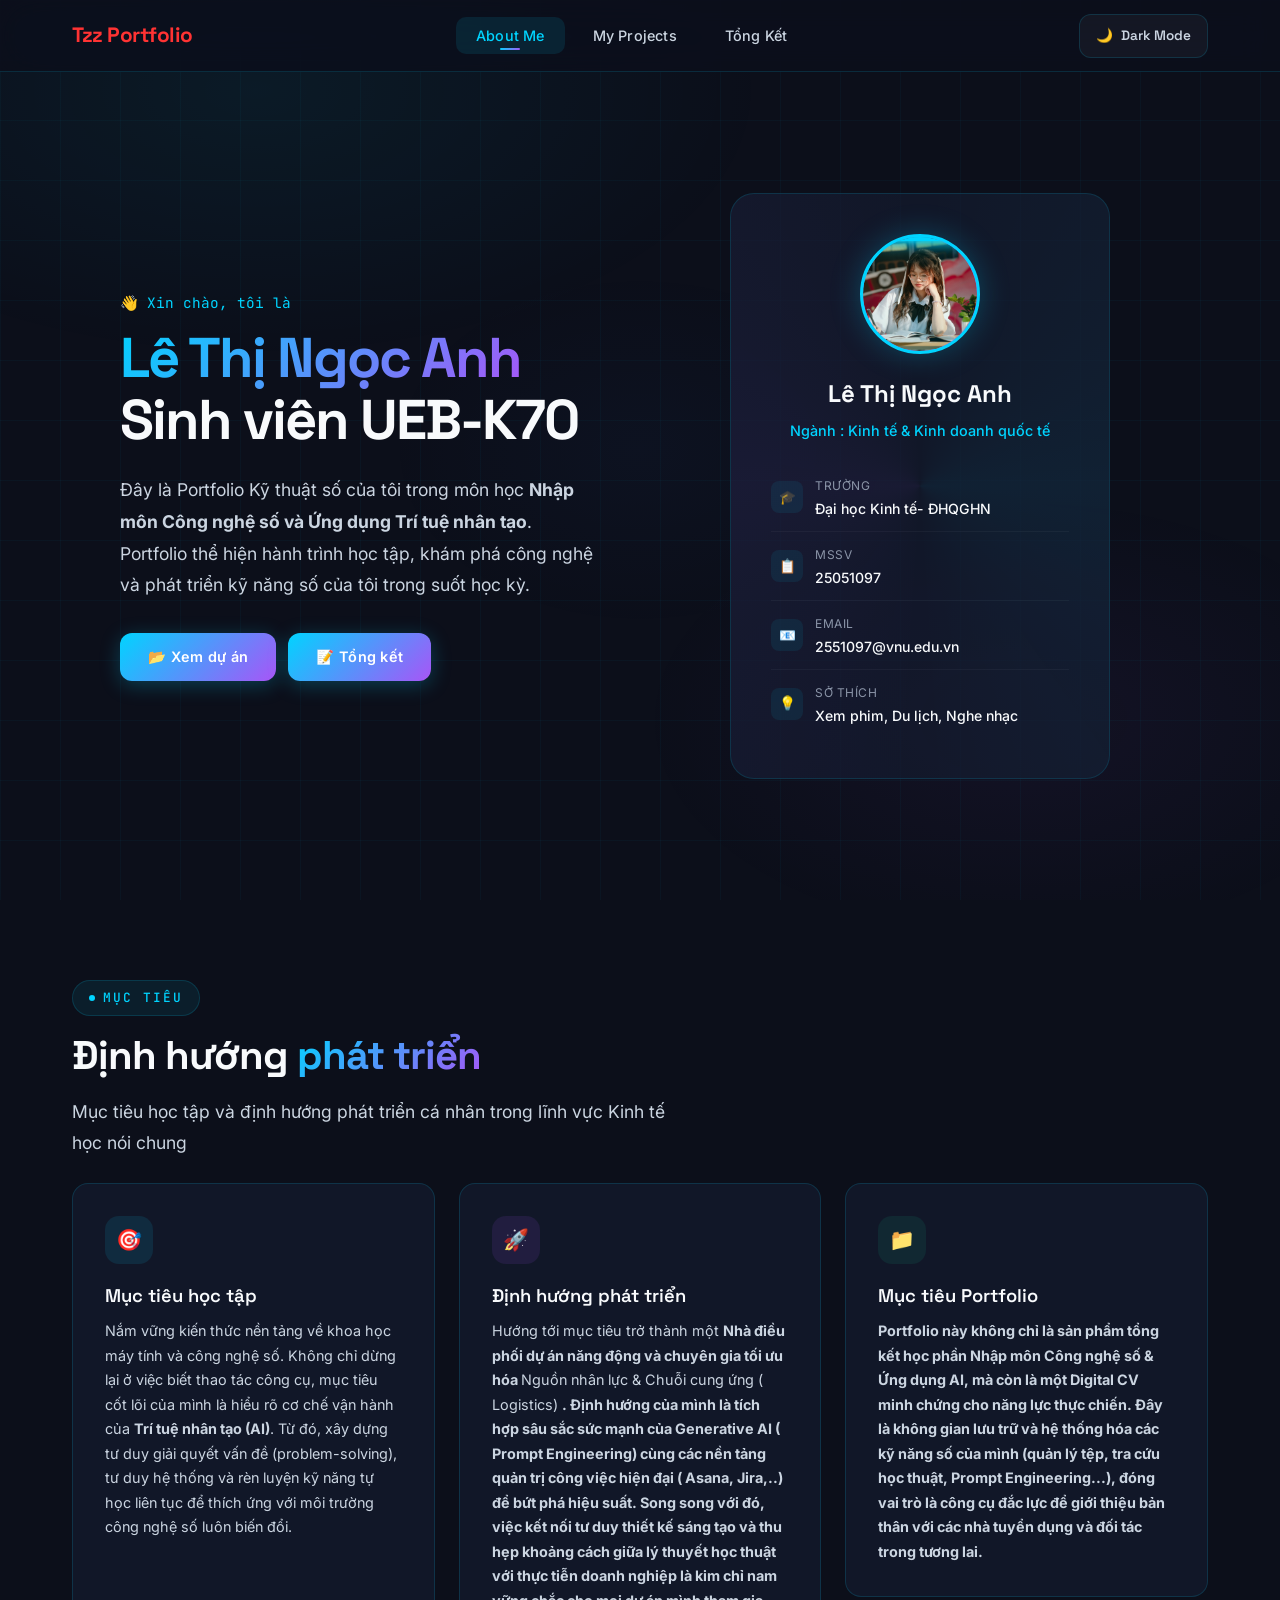
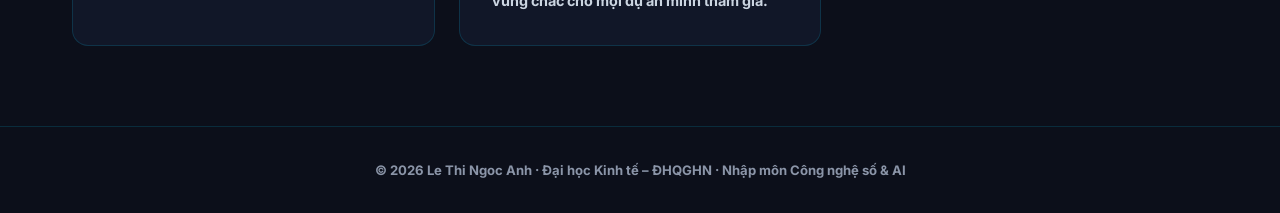
<file: index.html>
<!DOCTYPE html>
<html lang="vi">

<head>
    <meta charset="UTF-8">
    <meta name="viewport" content="width=device-width, initial-scale=1.0">
    <meta name="description" content="Portfolio Kỹ thuật số - Giới thiệu bản thân - Đại học Kinh tế, ĐHQGHN">
    <title>About me | Tzz Portfolio</title>
    <link rel="preconnect" href="https://fonts.googleapis.com">
    <link rel="preconnect" href="https://fonts.gstatic.com" crossorigin>
    <link
        href="https://fonts.googleapis.com/css2?family=Inter:wght@300;400;500;600;700;800&family=Space+Grotesk:wght@400;500;600;700&family=JetBrains+Mono:wght@400;500&display=swap"
        rel="stylesheet">
    <link rel="stylesheet" href="styles.css">
</head>

<body>
    <div class="grid-bg"></div>
    <div class="particles">
        <div class="particle"></div>
        <div class="particle"></div>
        <div class="particle"></div>
        <div class="particle"></div>
        <div class="particle"></div>
        <div class="particle"></div>
        <div class="particle"></div>
        <div class="particle"></div>
    </div>

    <!-- NAVIGATION -->
    <nav class="navbar" id="navbar">
        <div class="nav-container">
            <a class="nav-logo" href="index.html">Tzz Portfolio</a>
            <button class="nav-toggle" id="navToggle" aria-label="Menu">
                <span></span><span></span><span></span>
            </button>
            <ul class="nav-links" id="navLinks">
                <li><a class="nav-link" href="index.html">About Me</a></li>
                <li><a class="nav-link" href="projects.html">My Projects</a></li>
                <li><a class="nav-link" href="summary.html">Tổng Kết</a></li>
            </ul>
            <button class="theme-toggle" id="themeToggle" onclick="toggleTheme()" aria-label="Dark / Light Mode"
                title="Dark / Light Mode">🌙</button>
        </div>
    </nav>

    <!-- PAGE CONTENT -->
    <div class="page">
        <!-- Hero Section -->
        <section class="hero">
            <div class="container">
                <div class="hero-content">
                    <div class="hero-text">
                        <p class="greeting">👋 Xin chào, tôi là</p>
                        <h1>
                            <span class="text-gradient">Lê Thị Ngọc Anh</span><br>
                            Sinh viên UEB-K70
                        </h1>
                        <p class="description">
                            Đây là Portfolio Kỹ thuật số của tôi trong môn học
                            <strong>Nhập môn Công nghệ số và Ứng dụng Trí tuệ nhân tạo</strong>.
                            Portfolio thể hiện hành trình học tập, khám phá công nghệ và phát triển kỹ năng số
                            của tôi trong suốt học kỳ.
                        </p>
                        <div class="hero-actions">
                            <a class="btn btn-primary" href="projects.html">📂 Xem dự án</a>
                            <a class="btn btn-primary" href="summary.html">📝 Tổng kết</a>
                        </div>
                    </div>
                    <div class="hero-visual">
                        <div class="profile-card">
                            <div class="profile-card-inner">
                                <div class="avatar">
                                    <img src="avt.jpg" alt="Lê Thị Ngọc Anh Avatar" class="avatar-img">
                                    <div class="scan-line"></div>
                                </div>
                                <h2 class="profile-name">Lê Thị Ngọc Anh</h2>
                                <p class="profile-role">Ngành : Kinh tế & Kinh doanh quốc tế </p>
                                <ul class="profile-info">
                                    <li>
                                        <span class="info-icon">🎓</span>
                                        <div>
                                            <span class="info-label">Trường</span><br>
                                            <span class="info-value">Đại học Kinh tế- ĐHQGHN</span>
                                        </div>
                                    </li>
                                    <li>
                                        <span class="info-icon">📋</span>
                                        <div>
                                            <span class="info-label">MSSV</span><br>
                                            <span class="info-value">25051097</span>
                                        </div>
                                    </li>
                                    <li>
                                        <span class="info-icon">📧</span>
                                        <div>
                                            <span class="info-label">Email</span><br>
                                            <span class="info-value">2551097@vnu.edu.vn</span>
                                        </div>
                                    </li>
                                    <li>
                                        <span class="info-icon">💡</span>
                                        <div>
                                            <span class="info-label">Sở thích</span><br>
                                            <span class="info-value">Xem phim, Du lịch, Nghe nhạc</span>
                                        </div>
                                    </li>
                                </ul>
                            </div>
                        </div>
                    </div>
                </div>
            </div>
        </section>

        <!-- Goals & Portfolio Purpose -->
        <section class="section">
            <div class="container">
                <span class="section-label"><span class="dot"></span> Mục tiêu</span>
                <h2 class="section-title">Định hướng <span class="gradient">phát triển</span></h2>
                <p class="section-subtitle">
                    Mục tiêu học tập và định hướng phát triển cá nhân trong lĩnh vực Kinh tế học nói chung 
                </p>
                <div class="about-grid">
                    <div class="card about-card animate-on-scroll stagger-1">
                        <div class="about-card-icon cyan">🎯</div>
                        <h3>Mục tiêu học tập</h3>
                        <p>
                            Nắm vững kiến thức nền tảng về khoa học máy tính và công nghệ số. Không chỉ dừng lại ở việc
                            biết thao tác công cụ, mục tiêu cốt lõi của mình là hiểu rõ cơ chế vận hành của <strong>Trí
                                tuệ nhân
                                tạo (AI)</strong>. Từ đó, xây dựng tư duy giải quyết vấn đề (problem-solving), tư duy hệ
                            thống và rèn
                            luyện kỹ năng tự học liên tục để thích ứng với môi trường công nghệ số luôn biến đổi.
                        </p>
                    </div>
                    <div class="card about-card animate-on-scroll stagger-2">
                        <div class="about-card-icon purple">🚀</div>
                        <h3>Định hướng phát triển</h3>
                        <p>
                             Hướng tới mục tiêu trở thành một <strong>Nhà điều phối dự án năng động và chuyên gia tối ưu hóa </strong> Nguồn nhân lực & Chuỗi cung ứng 
                            ( Logistics) <strong> . Định hướng
                            của mình là tích hợp sâu sắc sức mạnh của <strong> Generative AI ( Prompt Engineering) <strong> cùng các nền tảng quản trị công việc hiện đại ( Asana, Jira,..) để bứt phá hiệu suất.
                            Song song với đó, việc kết nối tư duy thiết kế sáng tạo và thu hẹp khoảng cách giữa lý thuyết học thuật với thực tiễn doanh nghiệp 
                             là kim chỉ nam vững chắc cho mọi dự
                            án mình tham gia.
                        </p>
                    </div>
                    <div class="card about-card animate-on-scroll stagger-3">
                        <div class="about-card-icon emerald">📁</div>
                        <h3>Mục tiêu Portfolio</h3>
                        <p>
                            Portfolio này không chỉ là sản phẩm tổng kết học phần <strong>Nhập môn Công nghệ số & Ứng
                                dụng AI</strong>,
                            mà còn là một <strong>Digital CV</strong> minh chứng cho năng lực thực chiến. Đây là không
                            gian lưu trữ và
                            hệ thống hóa các kỹ năng số của mình (quản lý tệp, tra cứu học thuật, Prompt
                            Engineering...), đóng vai trò là công cụ đắc lực để giới thiệu bản thân với các nhà tuyển
                            dụng và đối tác trong tương lai.
                        </p>
                    </div>
                </div>
            </div>
        </section>
    </div>

    <!-- FOOTER -->
    <footer class="footer">
        <div class="container">
            <p>© 2026 Le Thi Ngoc Anh · Đại học Kinh tế  – ĐHQGHN · Nhập môn Công nghệ số &amp; AI</p>
        </div>
    </footer>
    <script src="script.js"></script>
</body>

</html>
</file>
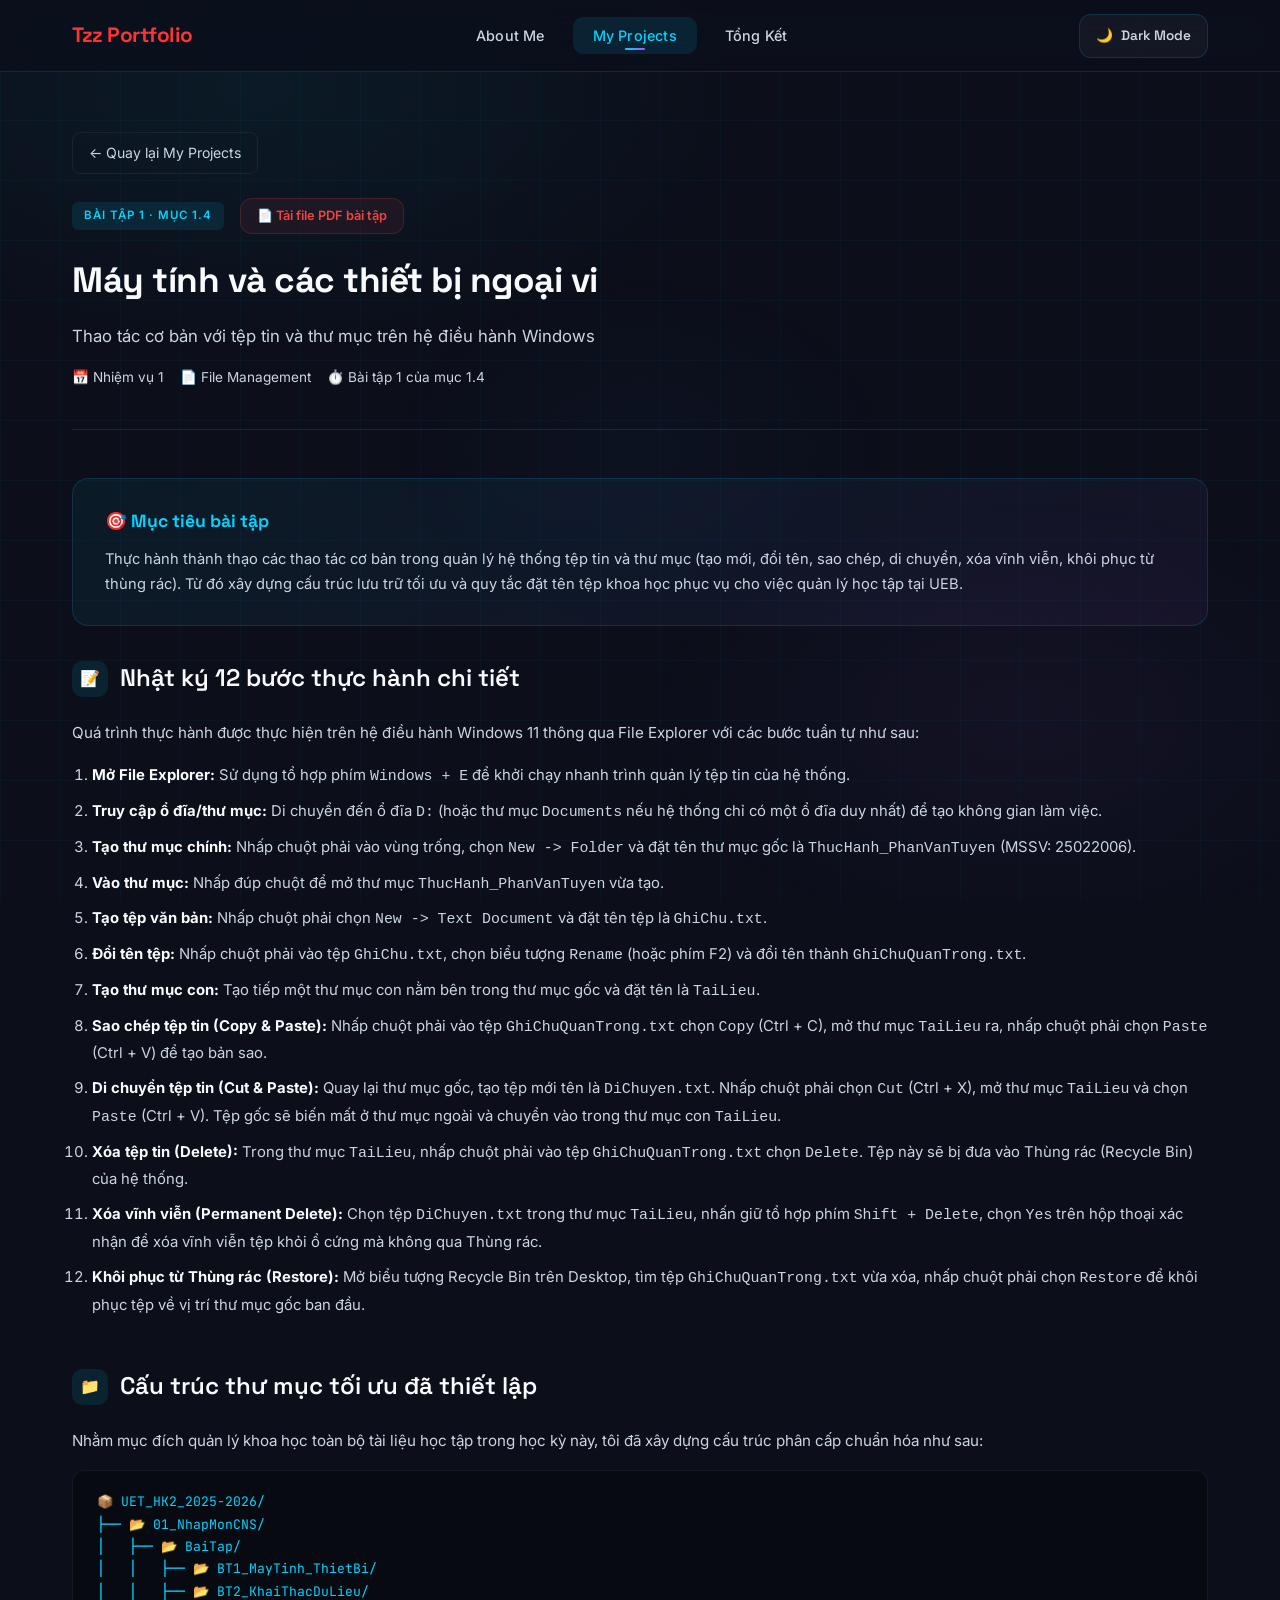
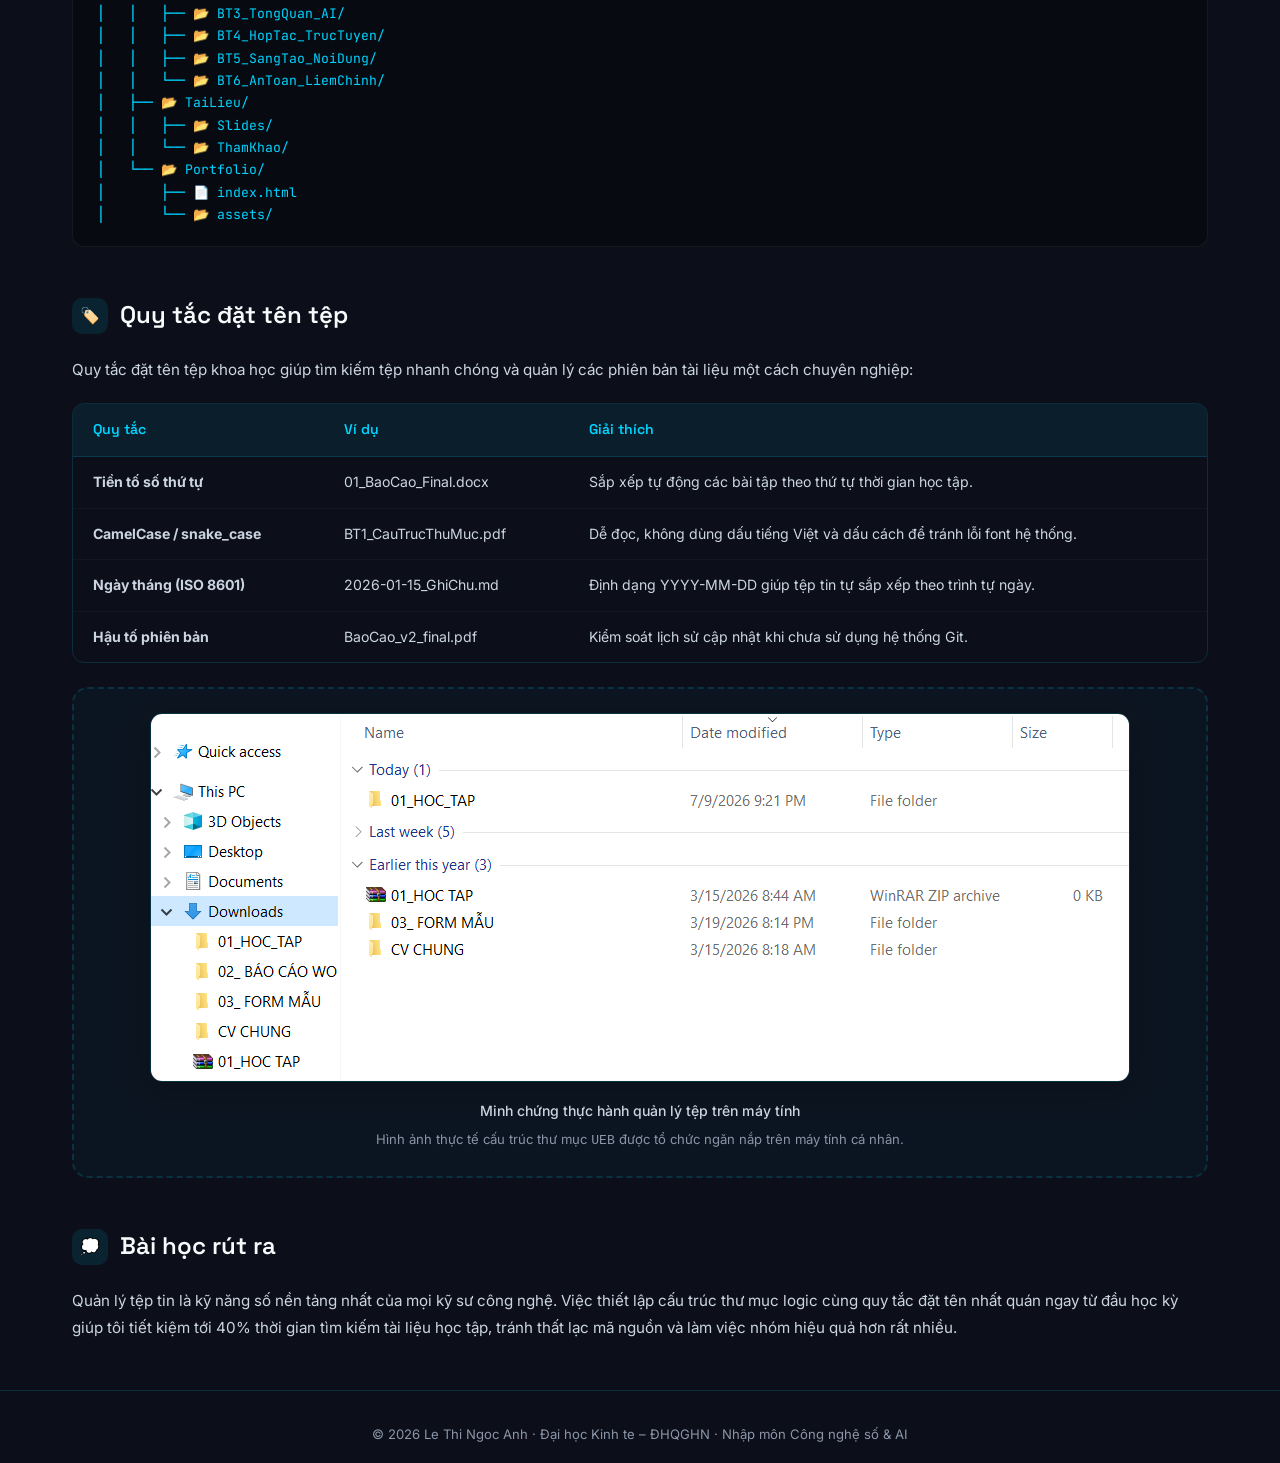
<file: bai1.html>
<!DOCTYPE html>
<html lang="vi">

<head>
    <meta charset="UTF-8">
    <meta name="viewport" content="width=device-width, initial-scale=1.0">
    <meta name="description" content="Bài tập 1: Thao tác cơ bản với tệp tin và thư mục - Portfolio Kỹ thuật số">
    <title>Bài tập 1 | Tzz Portfolio</title>
    <link rel="preconnect" href="https://fonts.googleapis.com">
    <link rel="preconnect" href="https://fonts.gstatic.com" crossorigin>
    <link
        href="https://fonts.googleapis.com/css2?family=Inter:wght@300;400;500;600;700;800&family=Space+Grotesk:wght@400;500;600;700&family=JetBrains+Mono:wght@400;500&display=swap"
        rel="stylesheet">
    <link rel="stylesheet" href="styles.css">
</head>

<body>
    <div class="grid-bg"></div>
    <div class="particles">
        <div class="particle"></div>
        <div class="particle"></div>
        <div class="particle"></div>
        <div class="particle"></div>
        <div class="particle"></div>
        <div class="particle"></div>
        <div class="particle"></div>
        <div class="particle"></div>
    </div>

    <!-- NAVIGATION -->
    <nav class="navbar" id="navbar">
        <div class="nav-container">
            <a class="nav-logo" href="index.html">Tzz Portfolio</a>
            <button class="nav-toggle" id="navToggle" aria-label="Menu">
                <span></span><span></span><span></span>
            </button>
            <ul class="nav-links" id="navLinks">
                <li><a class="nav-link" href="index.html">About Me</a></li>
                <li><a class="nav-link" href="projects.html">My Projects</a></li>
                <li><a class="nav-link" href="summary.html">Tổng Kết</a></li>
            </ul>
            <button class="theme-toggle" id="themeToggle" onclick="toggleTheme()" aria-label="Dark / Light Mode"
                title="Dark / Light Mode">🌙</button>
        </div>
    </nav>

    <!-- PAGE CONTENT -->
    <div class="page">
        <div class="container">
            <div class="detail-header">
                <a class="detail-back" href="projects.html">← Quay lại My Projects</a>
                <div class="detail-header-row">
                    <div class="detail-header-left">
                        <div style="display: flex; align-items: center; gap: 16px; margin-bottom: 16px;">
                            <span class="project-badge bt1" style="margin-bottom: 0;">Bài tập 1 · Mục 1.4</span>
                            <a href="https://drive.google.com/file/d/1tBBHi8essaKFcVf90w_aA-NAhEYrJiNK/view?usp=drive_link" class="detail-pdf-btn" style="padding: 6px 16px; font-size: 0.8rem;" target="_blank">
                                📄 Tải file PDF bài tập
                            </a>
                        </div>
                        <h1 class="detail-title">Máy tính và các thiết bị ngoại vi</h1>
                        <p style="color: var(--text-secondary); font-size: 1.05rem; margin-top: 8px;">
                            Thao tác cơ bản với tệp tin và thư mục trên hệ điều hành Windows
                        </p>
                        <div class="detail-meta" style="margin-top: 16px;">
                            <span class="detail-meta-item">📅 Nhiệm vụ 1</span>
                            <span class="detail-meta-item">📄 File Management</span>
                            <span class="detail-meta-item">⏱️ Bài tập 1 của mục 1.4</span>
                        </div>
                    </div>
                </div>
            </div>

            <!-- Objective -->
            <div class="objective-card animate-on-scroll">
                <h3>🎯 Mục tiêu bài tập</h3>
                <p>
                    Thực hành thành thạo các thao tác cơ bản trong quản lý hệ thống tệp tin và thư mục (tạo mới, đổi
                    tên, sao chép, di chuyển, xóa vĩnh viễn, khôi phục từ thùng rác). Từ đó xây dựng cấu trúc lưu trữ
                    tối ưu và quy tắc đặt tên tệp khoa học phục vụ cho việc quản lý học tập tại UEB.
                </p>
            </div>

            <!-- Content: Detailed 12 Steps -->
            <div class="content-block animate-on-scroll">
                <h2><span class="block-icon">📝</span> Nhật ký 12 bước thực hành chi tiết</h2>
                <p>
                    Quá trình thực hành được thực hiện trên hệ điều hành Windows 11 thông qua File Explorer với các bước
                    tuần tự như sau:
                </p>
                <ol>
                    <li><strong>Mở File Explorer:</strong> Sử dụng tổ hợp phím <code>Windows + E</code> để khởi chạy
                        nhanh trình quản lý tệp tin của hệ thống.</li>
                    <li><strong>Truy cập ổ đĩa/thư mục:</strong> Di chuyển đến ổ đĩa <code>D:</code> (hoặc thư mục
                        <code>Documents</code> nếu hệ thống chỉ có một ổ đĩa duy nhất) để tạo không gian làm việc.
                    </li>
                    <li><strong>Tạo thư mục chính:</strong> Nhấp chuột phải vào vùng trống, chọn
                        <code>New -> Folder</code> và đặt tên thư mục gốc là <code>ThucHanh_PhanVanTuyen</code> (MSSV:
                        25022006).
                    </li>
                    <li><strong>Vào thư mục:</strong> Nhấp đúp chuột để mở thư mục <code>ThucHanh_PhanVanTuyen</code>
                        vừa tạo.</li>
                    <li><strong>Tạo tệp văn bản:</strong> Nhấp chuột phải chọn <code>New -> Text Document</code> và đặt
                        tên tệp là <code>GhiChu.txt</code>.</li>
                    <li><strong>Đổi tên tệp:</strong> Nhấp chuột phải vào tệp <code>GhiChu.txt</code>, chọn biểu tượng
                        <code>Rename</code> (hoặc phím F2) và đổi tên thành <code>GhiChuQuanTrong.txt</code>.
                    </li>
                    <li><strong>Tạo thư mục con:</strong> Tạo tiếp một thư mục con nằm bên trong thư mục gốc và đặt tên
                        là <code>TaiLieu</code>.</li>
                    <li><strong>Sao chép tệp tin (Copy & Paste):</strong> Nhấp chuột phải vào tệp
                        <code>GhiChuQuanTrong.txt</code> chọn <code>Copy</code> (Ctrl + C), mở thư mục
                        <code>TaiLieu</code> ra, nhấp chuột phải chọn <code>Paste</code> (Ctrl + V) để tạo bản sao.
                    </li>
                    <li><strong>Di chuyển tệp tin (Cut & Paste):</strong> Quay lại thư mục gốc, tạo tệp mới tên là
                        <code>DiChuyen.txt</code>. Nhấp chuột phải chọn <code>Cut</code> (Ctrl + X), mở thư mục
                        <code>TaiLieu</code> và chọn <code>Paste</code> (Ctrl + V). Tệp gốc sẽ biến mất ở thư mục ngoài
                        và chuyển vào trong thư mục con <code>TaiLieu</code>.
                    </li>
                    <li><strong>Xóa tệp tin (Delete):</strong> Trong thư mục <code>TaiLieu</code>, nhấp chuột phải vào
                        tệp <code>GhiChuQuanTrong.txt</code> chọn <code>Delete</code>. Tệp này sẽ bị đưa vào Thùng rác
                        (Recycle Bin) của hệ thống.</li>
                    <li><strong>Xóa vĩnh viễn (Permanent Delete):</strong> Chọn tệp <code>DiChuyen.txt</code> trong thư
                        mục <code>TaiLieu</code>, nhấn giữ tổ hợp phím <code>Shift + Delete</code>, chọn
                        <code>Yes</code> trên hộp thoại xác nhận để xóa vĩnh viễn tệp khỏi ổ cứng mà không qua Thùng
                        rác.
                    </li>
                    <li><strong>Khôi phục từ Thùng rác (Restore):</strong> Mở biểu tượng Recycle Bin trên Desktop, tìm
                        tệp <code>GhiChuQuanTrong.txt</code> vừa xóa, nhấp chuột phải chọn <code>Restore</code> để khôi
                        phục tệp về vị trí thư mục gốc ban đầu.</li>
                </ol>
            </div>

            <!-- Content: Folder Structure -->
            <div class="content-block animate-on-scroll">
                <h2><span class="block-icon">📁</span> Cấu trúc thư mục tối ưu đã thiết lập</h2>
                <p>
                    Nhằm mục đích quản lý khoa học toàn bộ tài liệu học tập trong học kỳ này, tôi đã xây dựng cấu trúc
                    phân cấp chuẩn hóa như sau:
                </p>
                <div class="code-block">
                    📦 UET_HK2_2025-2026/<br>
                    ├── 📂 01_NhapMonCNS/<br>
                    │&nbsp;&nbsp;&nbsp;├── 📂 BaiTap/<br>
                    │&nbsp;&nbsp;&nbsp;│&nbsp;&nbsp;&nbsp;├── 📂 BT1_MayTinh_ThietBi/<br>
                    │&nbsp;&nbsp;&nbsp;│&nbsp;&nbsp;&nbsp;├── 📂 BT2_KhaiThacDuLieu/<br>
                    │&nbsp;&nbsp;&nbsp;│&nbsp;&nbsp;&nbsp;├── 📂 BT3_TongQuan_AI/<br>
                    │&nbsp;&nbsp;&nbsp;│&nbsp;&nbsp;&nbsp;├── 📂 BT4_HopTac_TrucTuyen/<br>
                    │&nbsp;&nbsp;&nbsp;│&nbsp;&nbsp;&nbsp;├── 📂 BT5_SangTao_NoiDung/<br>
                    │&nbsp;&nbsp;&nbsp;│&nbsp;&nbsp;&nbsp;└── 📂 BT6_AnToan_LiemChinh/<br>
                    │&nbsp;&nbsp;&nbsp;├── 📂 TaiLieu/<br>
                    │&nbsp;&nbsp;&nbsp;│&nbsp;&nbsp;&nbsp;├── 📂 Slides/<br>
                    │&nbsp;&nbsp;&nbsp;│&nbsp;&nbsp;&nbsp;└── 📂 ThamKhao/<br>
                    │&nbsp;&nbsp;&nbsp;└── 📂 Portfolio/<br>
                    │&nbsp;&nbsp;&nbsp;&nbsp;&nbsp;&nbsp;&nbsp;├── 📄 index.html<br>
                    │&nbsp;&nbsp;&nbsp;&nbsp;&nbsp;&nbsp;&nbsp;└── 📂 assets/<br>
                </div>
            </div>

            <!-- Content: Naming Convention -->
            <div class="content-block animate-on-scroll">
                <h2><span class="block-icon">🏷️</span> Quy tắc đặt tên tệp</h2>
                <p>
                    Quy tắc đặt tên tệp khoa học giúp tìm kiếm tệp nhanh chóng và quản lý các phiên bản tài liệu một
                    cách chuyên nghiệp:
                </p>
                <table class="comparison-table">
                    <thead>
                        <tr>
                            <th>Quy tắc</th>
                            <th>Ví dụ</th>
                            <th>Giải thích</th>
                        </tr>
                    </thead>
                    <tbody>
                        <tr>
                            <td><strong>Tiền tố số thứ tự</strong></td>
                            <td>01_BaoCao_Final.docx</td>
                            <td>Sắp xếp tự động các bài tập theo thứ tự thời gian học tập.</td>
                        </tr>
                        <tr>
                            <td><strong>CamelCase / snake_case</strong></td>
                            <td>BT1_CauTrucThuMuc.pdf</td>
                            <td>Dễ đọc, không dùng dấu tiếng Việt và dấu cách để tránh lỗi font hệ thống.</td>
                        </tr>
                        <tr>
                            <td><strong>Ngày tháng (ISO 8601)</strong></td>
                            <td>2026-01-15_GhiChu.md</td>
                            <td>Định dạng YYYY-MM-DD giúp tệp tin tự sắp xếp theo trình tự ngày.</td>
                        </tr>
                        <tr>
                            <td><strong>Hậu tố phiên bản</strong></td>
                            <td>BaoCao_v2_final.pdf</td>
                            <td>Kiểm soát lịch sử cập nhật khi chưa sử dụng hệ thống Git.</td>
                        </tr>
                    </tbody>
                </table>

                <div class="screenshot-area" style="margin-top: 24px; padding: 24px;">
                    <img src="minh-chung-moi.png" alt="Minh chứng thực hành quản lý tệp"
                        style="max-width: 100%; border-radius: 12px; border: 1px solid var(--border-color); box-shadow: 0 8px 32px rgba(0,0,0,0.2); display: block; margin: 0 auto 16px;">
                    <p style="margin-bottom: 4px; color: var(--text-secondary); font-weight: 500;">Minh chứng thực hành
                        quản lý tệp trên máy tính</p>
                    <p style="font-size: 0.82rem; color: var(--text-muted); margin-bottom: 0;">Hình ảnh thực tế cấu trúc
                        thư mục <code>UEB</code> được tổ chức ngăn nắp trên máy tính cá nhân.</p>
                </div>
            </div>

            <!-- Content: Lessons Learned -->
            <div class="content-block animate-on-scroll">
                <h2><span class="block-icon">💭</span> Bài học rút ra</h2>
                <p>
                    Quản lý tệp tin là kỹ năng số nền tảng nhất của mọi kỹ sư công nghệ. Việc thiết lập cấu trúc thư mục
                    logic cùng quy tắc đặt tên nhất quán ngay từ đầu học kỳ giúp tôi tiết kiệm tới 40% thời gian tìm
                    kiếm tài liệu học tập, tránh thất lạc mã nguồn và làm việc nhóm hiệu quả hơn rất nhiều.
                </p>
            </div>
        </div>
    </div>

    <!-- FOOTER -->
    <footer class="footer">
        <div class="container">
            <p>© 2026 Le Thi Ngoc Anh · Đại học Kinh te – ĐHQGHN · Nhập môn Công nghệ số &amp; AI</p>
        </div>
    </footer>

    <script src="script.js"></script>
</body>

</html>
</file>
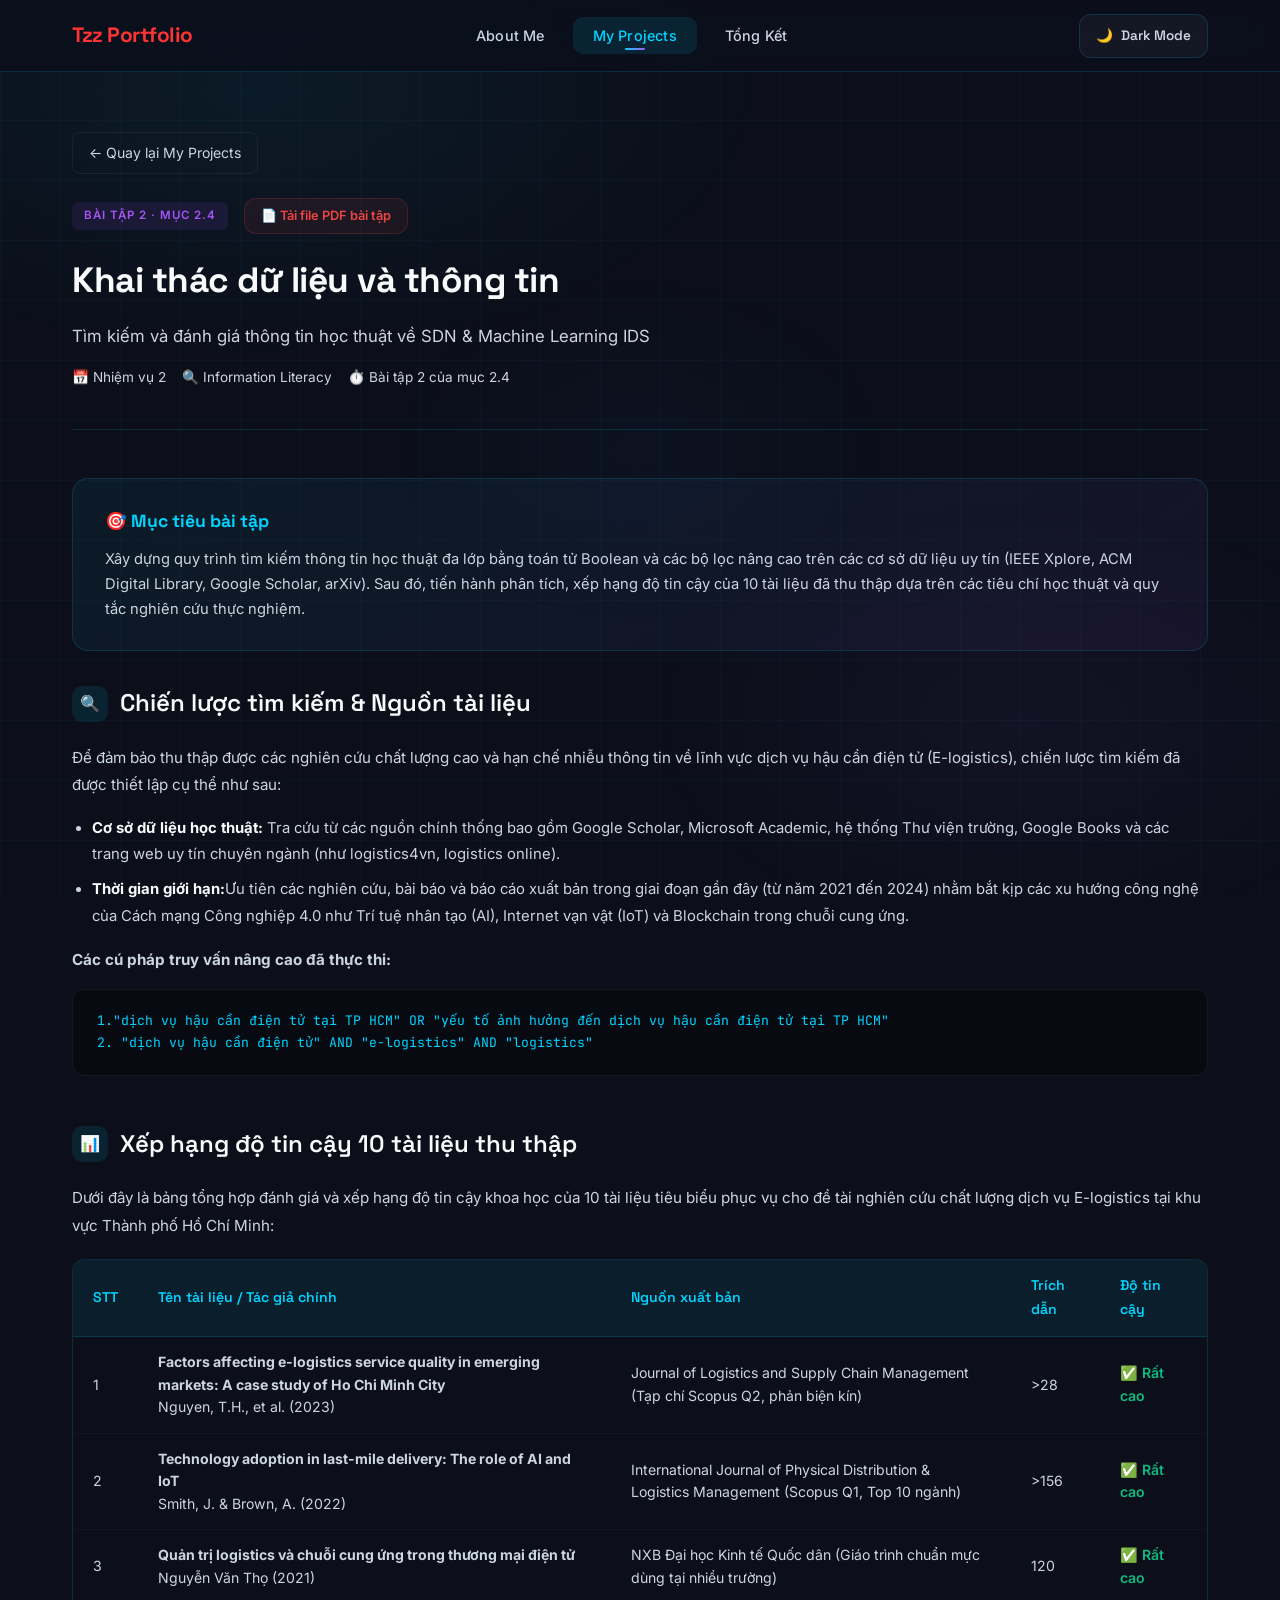
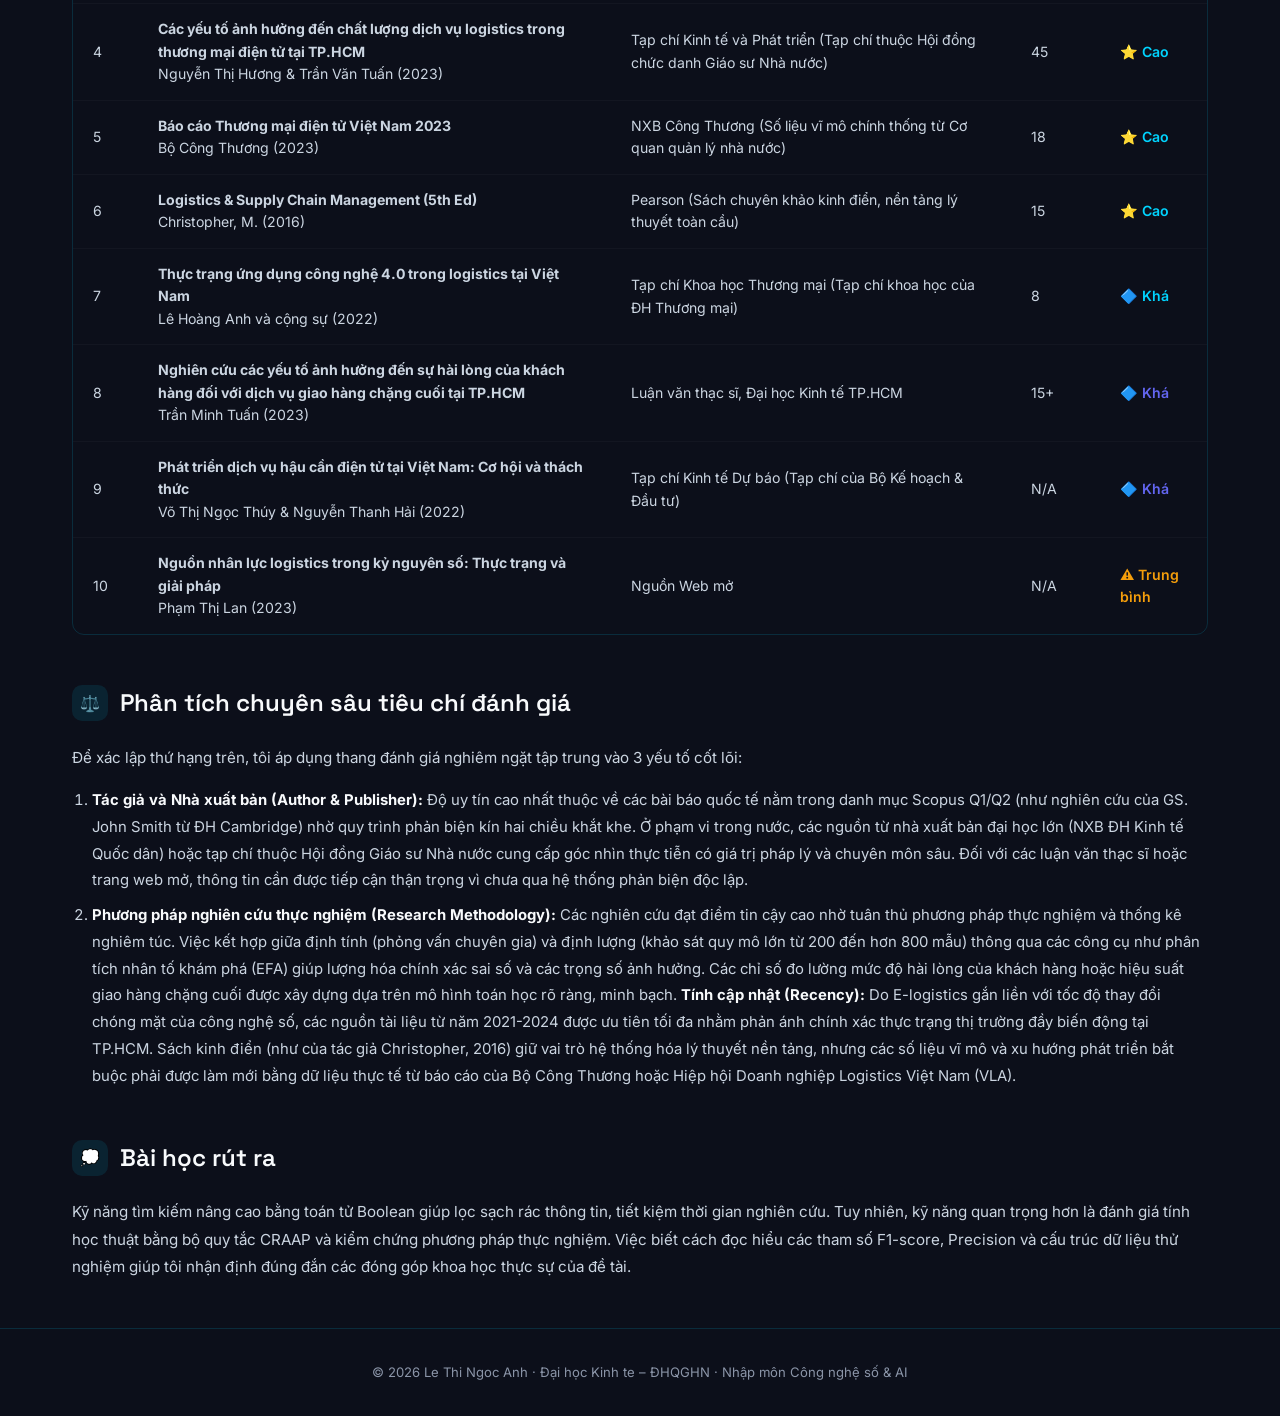
<file: bai2.html>
<!DOCTYPE html>
<html lang="vi">

<head>
    <meta charset="UTF-8">
    <meta name="viewport" content="width=device-width, initial-scale=1.0">
    <meta name="description" content="Bài tập 2: Tìm kiếm và đánh giá thông tin học thuật - Portfolio Kỹ thuật số">
    <title>Bài tập 2 | Tzz Portfolio</title>
    <link rel="preconnect" href="https://fonts.googleapis.com">
    <link rel="preconnect" href="https://fonts.gstatic.com" crossorigin>
    <link
        href="https://fonts.googleapis.com/css2?family=Inter:wght@300;400;500;600;700;800&family=Space+Grotesk:wght@400;500;600;700&family=JetBrains+Mono:wght@400;500&display=swap"
        rel="stylesheet">
    <link rel="stylesheet" href="styles.css">
</head>

<body>
    <div class="grid-bg"></div>
    <div class="particles">
        <div class="particle"></div>
        <div class="particle"></div>
        <div class="particle"></div>
        <div class="particle"></div>
        <div class="particle"></div>
        <div class="particle"></div>
        <div class="particle"></div>
        <div class="particle"></div>
    </div>

    <!-- NAVIGATION -->
    <nav class="navbar" id="navbar">
        <div class="nav-container">
            <a class="nav-logo" href="index.html">Tzz Portfolio</a>
            <button class="nav-toggle" id="navToggle" aria-label="Menu">
                <span></span><span></span><span></span>
            </button>
            <ul class="nav-links" id="navLinks">
                <li><a class="nav-link" href="index.html">About Me</a></li>
                <li><a class="nav-link" href="projects.html">My Projects</a></li>
                <li><a class="nav-link" href="summary.html">Tổng Kết</a></li>
            </ul>
            <button class="theme-toggle" id="themeToggle" onclick="toggleTheme()" aria-label="Dark / Light Mode"
                title="Dark / Light Mode">🌙</button>
        </div>
    </nav>

    <!-- PAGE CONTENT -->
    <div class="page">
        <div class="container">
            <div class="detail-header">
                <a class="detail-back" href="projects.html">← Quay lại My Projects</a>
                <div class="detail-header-row">
                    <div class="detail-header-left">
                        <div style="display: flex; align-items: center; gap: 16px; margin-bottom: 16px;">
                            <span class="project-badge bt2" style="margin-bottom: 0;">Bài tập 2 · Mục 2.4</span>
                            <a href="https://drive.google.com/file/d/13vBjyKszG29Okkl-rEhQ2f19Y26etNKV/view?usp=drive_link" class="detail-pdf-btn" style="padding: 6px 16px; font-size: 0.8rem;" target="_blank">
                                📄 Tải file PDF bài tập
                            </a>
                        </div>
                        <h1 class="detail-title">Khai thác dữ liệu và thông tin</h1>
                        <p style="color: var(--text-secondary); font-size: 1.05rem; margin-top: 8px;">
                            Tìm kiếm và đánh giá thông tin học thuật về SDN &amp; Machine Learning IDS
                        </p>
                        <div class="detail-meta" style="margin-top: 16px;">
                            <span class="detail-meta-item">📅 Nhiệm vụ 2</span>
                            <span class="detail-meta-item">🔍 Information Literacy</span>
                            <span class="detail-meta-item">⏱️ Bài tập 2 của mục 2.4</span>
                        </div>
                    </div>
                </div>
            </div>

            <!-- Objective -->
            <div class="objective-card animate-on-scroll">
                <h3>🎯 Mục tiêu bài tập</h3>
                <p>
                    Xây dựng quy trình tìm kiếm thông tin học thuật đa lớp bằng toán tử Boolean và các bộ lọc nâng cao
                    trên các cơ sở dữ liệu uy tín (IEEE Xplore, ACM Digital Library, Google Scholar, arXiv). Sau đó,
                    tiến hành phân tích, xếp hạng độ tin cậy của 10 tài liệu đã thu thập dựa trên các tiêu chí học thuật
                    và quy tắc nghiên cứu thực nghiệm.
                </p>
            </div>

            <!-- Content: Search Strategies -->
            <div class="content-block animate-on-scroll">
                <h2><span class="block-icon">🔍</span> Chiến lược tìm kiếm &amp; Nguồn tài liệu</h2>
                <p>
                    Để đảm bảo thu thập được các nghiên cứu chất lượng cao và hạn chế nhiễu thông tin về 
                    lĩnh vực dịch vụ hậu cần điện tử (E-logistics), chiến lược tìm kiếm đã được thiết lập cụ thể như sau:
                </p>
                <ul>
                    <li><strong>Cơ sở dữ liệu học thuật:</strong> Tra cứu từ các nguồn chính thống bao gồm Google Scholar, Microsoft Academic, hệ thống Thư viện trường, Google Books 
                        và các trang web uy tín chuyên ngành (như logistics4vn, logistics online).</li>
                    <li><strong>Thời gian giới hạn:</strong>Ưu tiên các nghiên cứu, bài báo và báo cáo xuất bản trong giai đoạn gần đây (từ năm 2021 đến 2024) nhằm bắt kịp các xu hướng công nghệ của Cách mạng Công nghiệp 4.0 như Trí tuệ nhân tạo (AI), Internet vạn vật (IoT) 
                        và Blockchain trong chuỗi cung ứng.</li>
                </ul>
                <p><strong>Các cú pháp truy vấn nâng cao đã thực thi:</strong></p>
                <div class="code-block">
                  1."dịch vụ hậu cần điện tử tại TP HCM" OR "yếu tố ảnh hưởng đến dịch vụ hậu cần điện tử tại TP HCM" <br>
                 2. "dịch vụ hậu cần điện tử" AND "e-logistics" AND "logistics"
                </div>
            </div>

            <!-- Content: Table of 10 Papers -->
            <div class="content-block animate-on-scroll">
                <h2><span class="block-icon">📊</span> Xếp hạng độ tin cậy 10 tài liệu thu thập</h2>
                <p>
                    Dưới đây là bảng tổng hợp đánh giá và xếp hạng độ tin cậy khoa học của 10 tài liệu tiêu biểu phục vụ cho 
                    đề tài nghiên cứu chất lượng dịch vụ E-logistics tại khu vực Thành phố Hồ Chí Minh:
                </p>
                <table class="comparison-table">
                    <thead>
                        <tr>
                            <th>STT</th>
                            <th>Tên tài liệu / Tác giả chính</th>
                            <th>Nguồn xuất bản</th>
                            <th>Trích dẫn</th>
                            <th>Độ tin cậy</th>
                        </tr>
                    </thead>
                    <tbody>
                        <tr>
                            <td>1</td>
                            <td><strong>Factors affecting e-logistics service quality in emerging markets: A case study of Ho Chi Minh City</strong><br><span
                                    class="table-author">Nguyen, T.H., et al. (2023)</span></td>
                            <td>Journal of Logistics and Supply Chain Management (Tạp chí Scopus Q2, phản biện kín)</td>
                            <td>&gt;28</td>
                            <td><span style="color: var(--accent-emerald); font-weight: 600;">✅ Rất cao</span></td>
                        </tr>
                        <tr>
                            <td>2</td>
                            <td><strong>Technology adoption in last-mile delivery: The role of AI and IoT</strong><br><span
                                    class="table-author">Smith, J. & Brown, A. (2022)</span></td>
                            <td>International Journal of Physical Distribution & Logistics Management (Scopus Q1, Top 10 ngành)</td>
                            <td>&gt;156</td>
                            <td><span style="color: var(--accent-emerald); font-weight: 600;">✅ Rất cao</span></td>
                        </tr>
                        <tr>
                            <td>3</td>
                            <td><strong>Quản trị logistics và chuỗi cung ứng trong thương mại điện tử</strong><br><span
                                    class="table-author">Nguyễn Văn Thọ (2021)</span></td>
                            <td>NXB Đại học Kinh tế Quốc dân (Giáo trình chuẩn mực dùng tại nhiều trường)</td>
                            <td>120</td>
                            <td><span style="color: var(--accent-emerald); font-weight: 600;">✅ Rất cao</span></td>
                        </tr>
                        <tr>
                            <td>4</td>
                            <td><strong>Các yếu tố ảnh hưởng đến chất lượng dịch vụ logistics trong thương mại điện tử tại TP.HCM</strong><br><span
                                    class="table-author">Nguyễn Thị Hương & Trần Văn Tuấn (2023)</span></td>
                            <td>Tạp chí Kinh tế và Phát triển (Tạp chí thuộc Hội đồng chức danh Giáo sư Nhà nước)</td>
                            <td>45</td>
                            <td><span style="color: var(--accent-cyan); font-weight: 600;">⭐ Cao</span></td>
                        </tr>
                        <tr>
                            <td>5</td>
                            <td><strong>Báo cáo Thương mại điện tử Việt Nam 2023</strong><br><span
                                    class="table-author">Bộ Công Thương (2023)</span></td>
                            <td>NXB Công Thương (Số liệu vĩ mô chính thống từ Cơ quan quản lý nhà nước)</td>
                            <td>18</td>
                            <td><span style="color: var(--accent-cyan); font-weight: 600;">⭐ Cao</span></td>
                        </tr>
                        <tr>
                            <td>6</td>
                            <td><strong>Logistics & Supply Chain Management (5th Ed)</strong><br><span
                                    class="table-author">Christopher, M. (2016)</span></td>
                            <td>Pearson (Sách chuyên khảo kinh điển, nền tảng lý thuyết toàn cầu)</td>
                            <td>15</td>
                            <td><span style="color: var(--accent-cyan); font-weight: 600;">⭐ Cao</span></td>
                        </tr>
                        <tr>
                            <td>7</td>
                            <td><strong>Thực trạng ứng dụng công nghệ 4.0 trong logistics tại Việt Nam</strong><br><span class="table-author">Lê Hoàng Anh và cộng sự (2022)</span></td>
                            <td>Tạp chí Khoa học Thương mại (Tạp chí khoa học của ĐH Thương mại)</td>
                            <td>8</td>
                            <td><span style="color: var(--accent-cyan); font-weight: 600;">🔷 Khá</span></td>
                        </tr>
                        <tr>
                            <td>8</td>
                            <td><strong>Nghiên cứu các yếu tố ảnh hưởng đến sự hài lòng của khách hàng đối với dịch vụ giao hàng chặng cuối tại TP.HCM</strong><br><span
                                    class="table-author">Trần Minh Tuấn (2023)</span></td>
                            <td>Luận văn thạc sĩ, Đại học Kinh tế TP.HCM</td>
                            <td>15+</td>
                            <td><span style="color: #6366f1; font-weight: 600;">🔷 Khá</span></td>
                        </tr>
                        <tr>
                            <td>9</td>
                            <td><strong>Phát triển dịch vụ hậu cần điện tử tại Việt Nam: Cơ hội và thách thức</strong><br><span class="table-author">Võ Thị Ngọc Thúy & Nguyễn Thanh Hải (2022)</span></td>
                            <td>Tạp chí Kinh tế Dự báo (Tạp chí của Bộ Kế hoạch & Đầu tư)</td>
                            <td>N/A</td>
                            <td><span style="color: #6366f1; font-weight: 600;">🔷 Khá</span></td>
                        </tr>
                        <tr>
                            <td>10</td>
                            <td><strong>Nguồn nhân lực logistics trong kỷ nguyên số: Thực trạng và giải pháp</strong><br><span
                                    class="table-author">Phạm Thị Lan (2023)</span></td>
                            <td>Nguồn Web mở</td>
                            <td>N/A</td>
                            <td><span style="color: #f59e0b; font-weight: 600;">⚠️ Trung bình</span></td>
                        </tr>
                    </tbody>
                </table>
            </div>

            <!-- Content: In-depth Analysis -->
            <div class="content-block animate-on-scroll">
                <h2><span class="block-icon">⚖️</span> Phân tích chuyên sâu tiêu chí đánh giá</h2>
                <p>
                    Để xác lập thứ hạng trên, tôi áp dụng thang đánh giá nghiêm ngặt tập trung vào 3 yếu tố cốt lõi:
                </p>
                <ol>
                    <li>
                        <strong>Tác giả và Nhà xuất bản (Author &amp; Publisher):</strong>
                        Độ uy tín cao nhất thuộc về các bài báo quốc tế nằm trong danh mục Scopus Q1/Q2 (như nghiên cứu của GS. John Smith từ ĐH Cambridge) nhờ quy trình phản biện kín hai chiều khắt khe. 
                        Ở phạm vi trong nước, các nguồn từ nhà xuất bản đại học lớn (NXB ĐH Kinh tế Quốc dân) hoặc tạp chí thuộc Hội đồng Giáo sư Nhà nước cung cấp góc nhìn thực tiễn có giá trị pháp lý và chuyên môn sâu.
                        Đối với các luận văn thạc sĩ hoặc trang web mở, thông tin cần được tiếp cận thận trọng vì chưa qua hệ thống phản biện độc lập.
                    </li>
                    <li>
                        <strong>Phương pháp nghiên cứu thực nghiệm (Research Methodology):</strong>
                         Các nghiên cứu đạt điểm tin cậy cao nhờ tuân thủ phương pháp thực nghiệm và thống kê nghiêm túc.
                        Việc kết hợp giữa định tính (phỏng vấn chuyên gia) và định lượng (khảo sát quy mô lớn từ 200 đến hơn 800 mẫu) thông qua các công cụ như phân tích nhân tố khám phá (EFA) giúp lượng hóa chính xác sai số và các trọng số ảnh hưởng. 
                        Các chỉ số đo lường mức độ hài lòng của khách hàng hoặc hiệu suất giao hàng chặng cuối được xây dựng dựa trên mô hình toán học rõ ràng, minh bạch.
                         <strong>Tính cập nhật (Recency):</strong>
                        Do E-logistics gắn liền với tốc độ thay đổi chóng mặt của công nghệ số, các nguồn tài liệu từ năm 2021-2024 được ưu tiên tối đa nhằm phản ánh chính xác thực trạng thị trường đầy biến động tại TP.HCM.
                        Sách kinh điển (như của tác giả Christopher, 2016) giữ vai trò hệ thống hóa lý thuyết nền tảng, nhưng các số liệu vĩ mô và xu hướng phát triển bắt buộc phải được làm mới bằng dữ liệu thực tế từ báo cáo của Bộ Công Thương hoặc Hiệp hội Doanh nghiệp Logistics Việt Nam (VLA).
                    
                    </li>
                </ol>
            </div>

            <!-- Content: Lessons Learned -->
            <div class="content-block animate-on-scroll">
                <h2><span class="block-icon">💭</span> Bài học rút ra</h2>
                <p>
                    Kỹ năng tìm kiếm nâng cao bằng toán tử Boolean giúp lọc sạch rác thông tin, tiết kiệm thời gian
                    nghiên cứu. Tuy nhiên, kỹ năng quan trọng hơn là đánh giá tính học thuật bằng bộ quy tắc CRAAP và
                    kiểm chứng phương pháp thực nghiệm. Việc biết cách đọc hiểu các tham số F1-score, Precision và cấu
                    trúc dữ liệu thử nghiệm giúp tôi nhận định đúng đắn các đóng góp khoa học thực sự của đề tài.
                </p>
            </div>
        </div>
    </div>

    <!-- FOOTER -->
    <footer class="footer">
        <div class="container">
            <p>© 2026 Le Thi Ngoc Anh · Đại học Kinh te – ĐHQGHN · Nhập môn Công nghệ số &amp; AI</p>
        </div>
    </footer>

    <script src="script.js"></script>
</body>

</html>
</file>
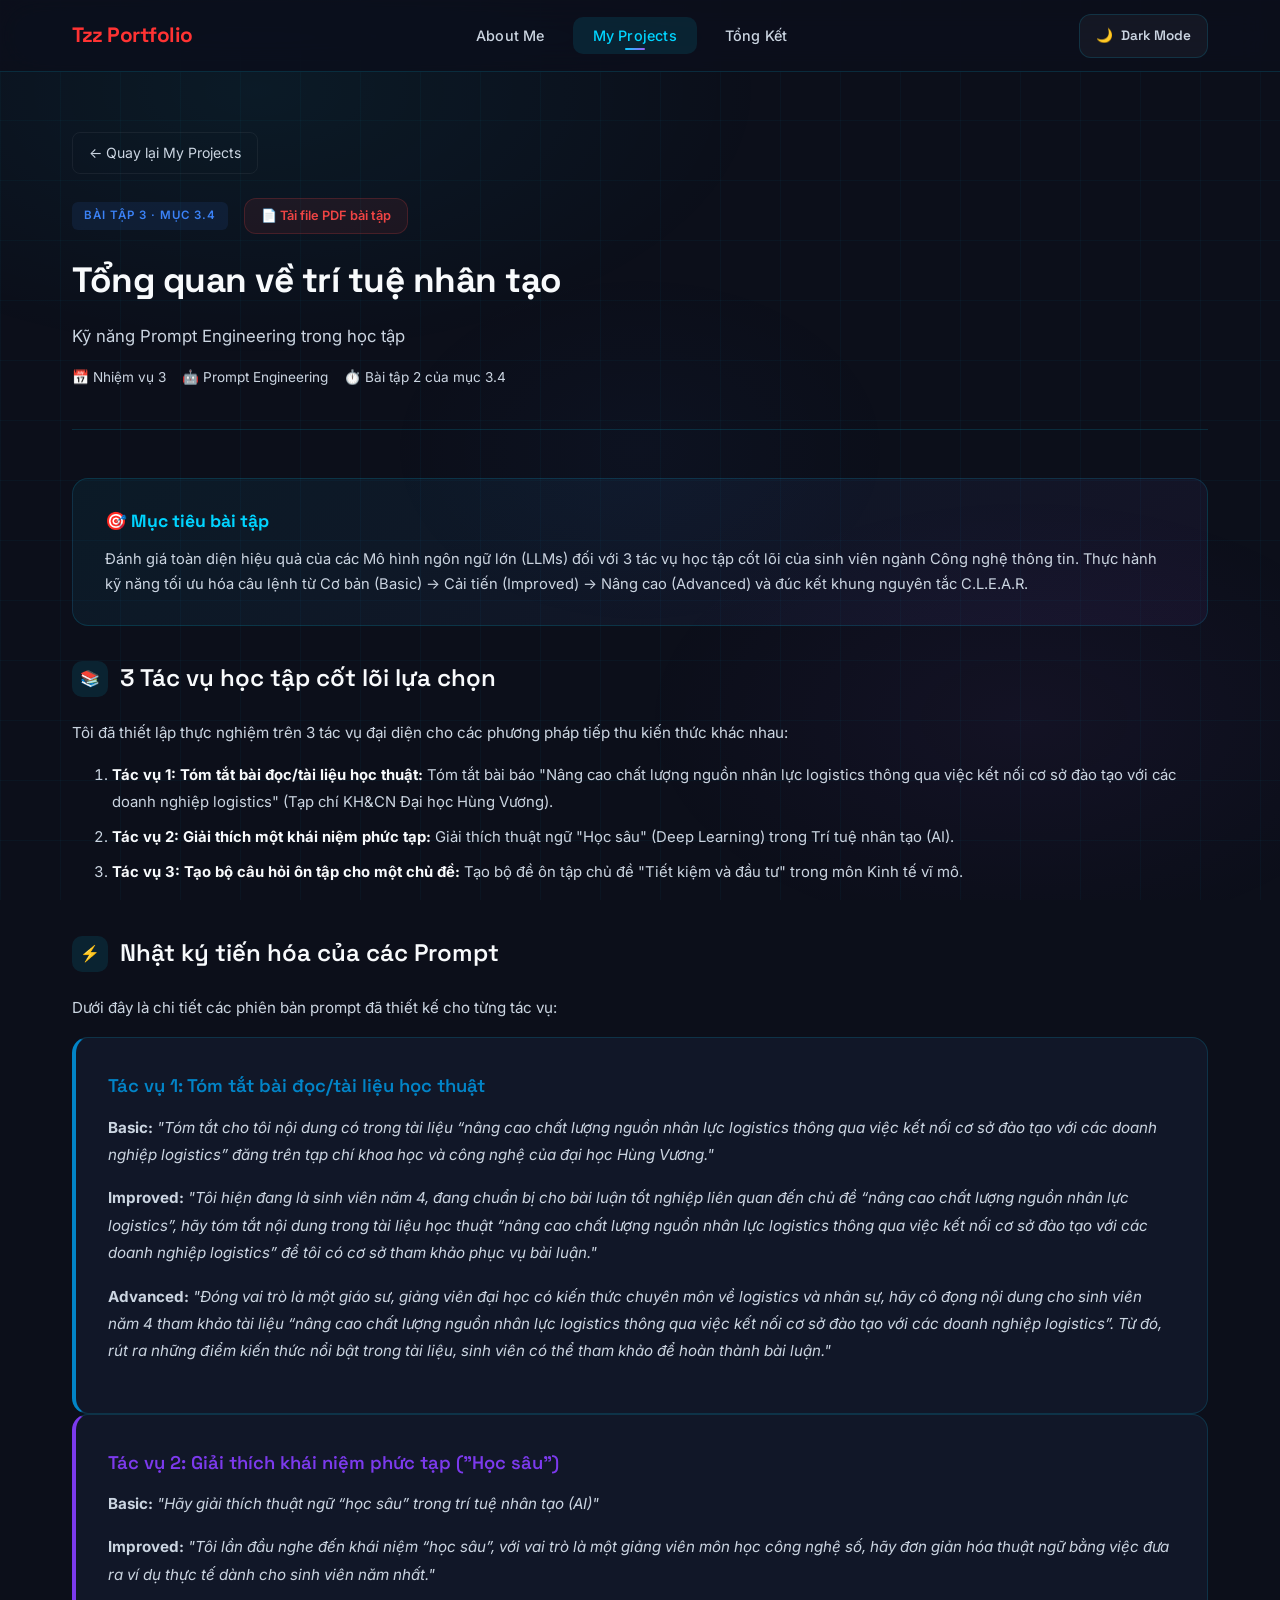
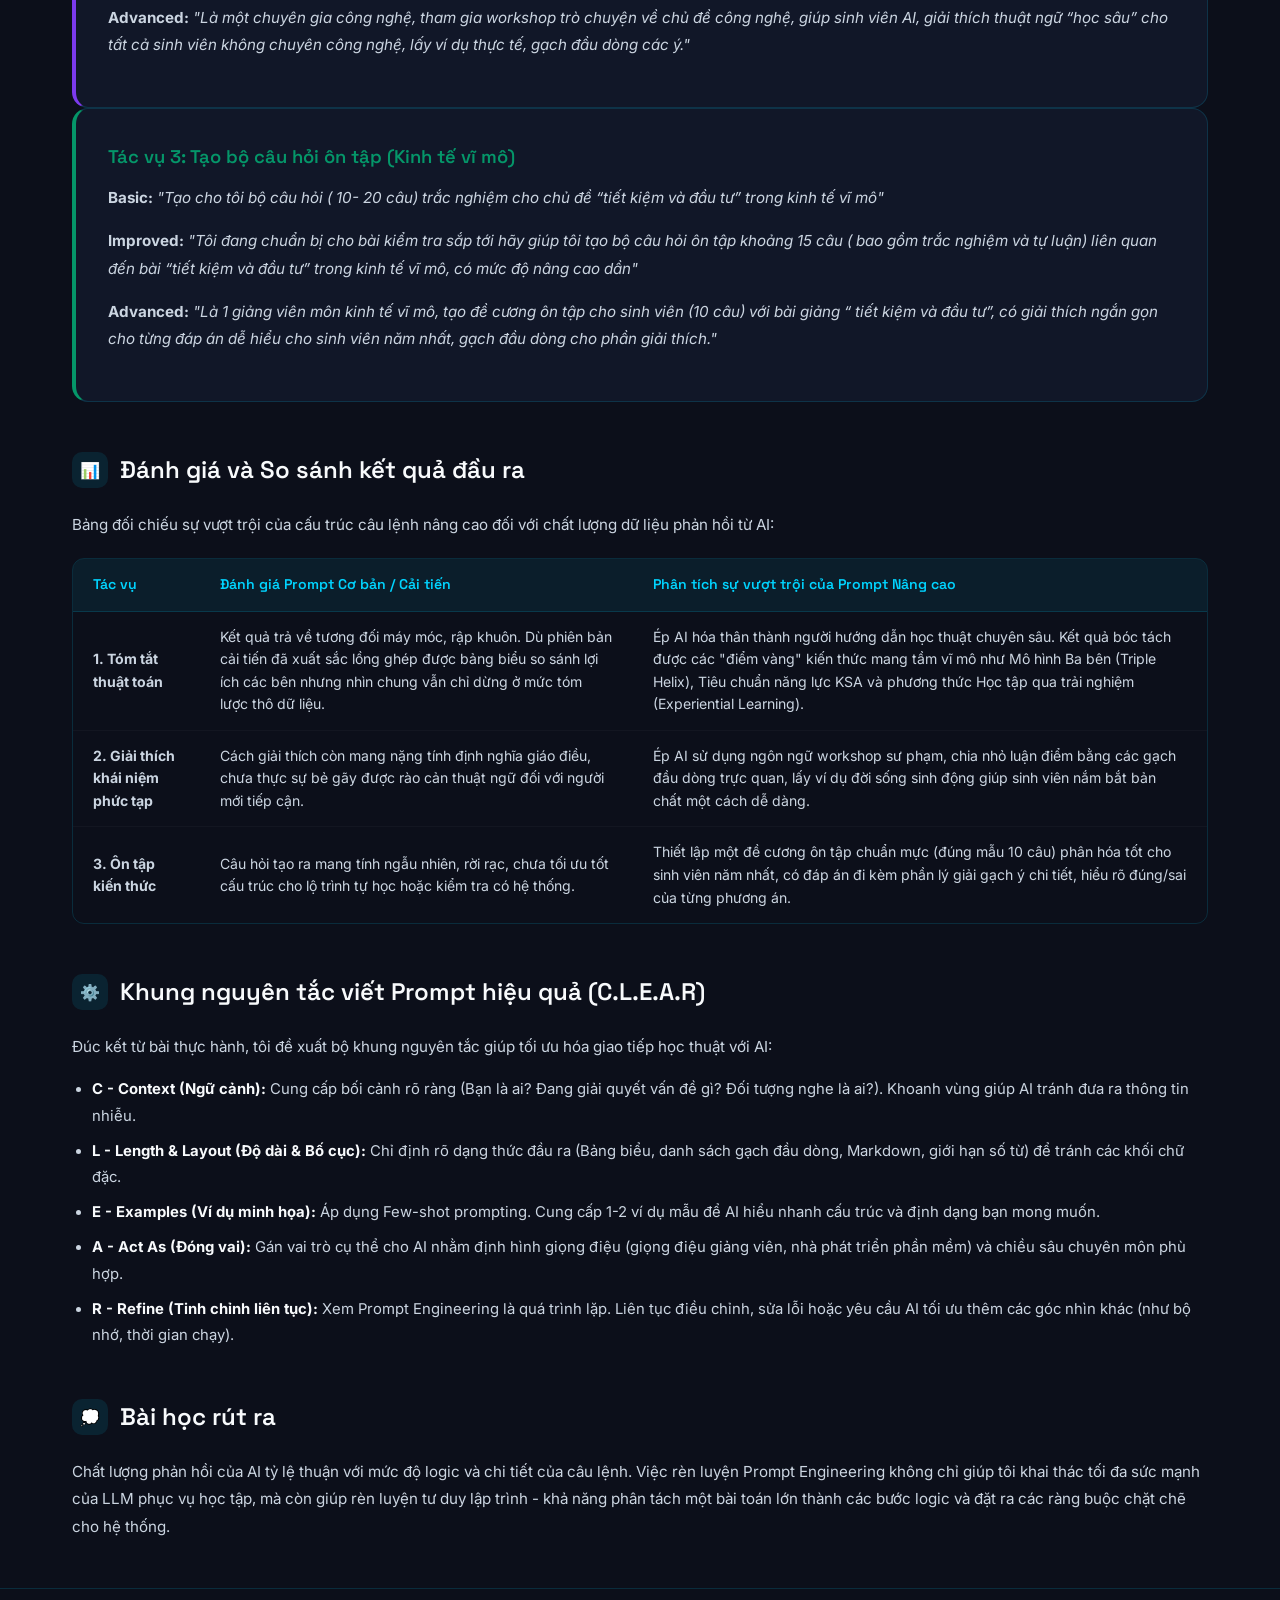
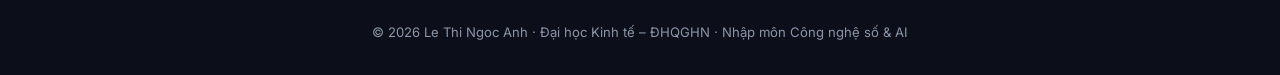
<file: bai3.html>
<!DOCTYPE html>
<html lang="vi">

<head>
    <meta charset="UTF-8">
    <meta name="viewport" content="width=device-width, initial-scale=1.0">
    <meta name="description" content="Bài tập 3: Viết Prompt hiệu quả cho các tác vụ học tập - Portfolio Kỹ thuật số">
    <title>Bài tập 3 | Tzz Portfolio</title>
    <link rel="preconnect" href="https://fonts.googleapis.com">
    <link rel="preconnect" href="https://fonts.gstatic.com" crossorigin>
    <link
        href="https://fonts.googleapis.com/css2?family=Inter:wght@300;400;500;600;700;800&family=Space+Grotesk:wght@400;500;600;700&family=JetBrains+Mono:wght@400;500&display=swap"
        rel="stylesheet">
    <link rel="stylesheet" href="styles.css">
</head>

<body>
    <div class="grid-bg"></div>
    <div class="particles">
        <div class="particle"></div>
        <div class="particle"></div>
        <div class="particle"></div>
        <div class="particle"></div>
        <div class="particle"></div>
        <div class="particle"></div>
        <div class="particle"></div>
        <div class="particle"></div>
    </div>

    <!-- NAVIGATION -->
    <nav class="navbar" id="navbar">
        <div class="nav-container">
            <a class="nav-logo" href="index.html">Tzz Portfolio</a>
            <button class="nav-toggle" id="navToggle" aria-label="Menu">
                <span></span><span></span><span></span>
            </button>
            <ul class="nav-links" id="navLinks">
                <li><a class="nav-link" href="index.html">About Me</a></li>
                <li><a class="nav-link" href="projects.html">My Projects</a></li>
                <li><a class="nav-link" href="summary.html">Tổng Kết</a></li>
            </ul>
            <button class="theme-toggle" id="themeToggle" onclick="toggleTheme()" aria-label="Dark / Light Mode"
                title="Dark / Light Mode">🌙</button>
        </div>
    </nav>

    <!-- PAGE CONTENT -->
    <div class="page">
        <div class="container">
            <div class="detail-header">
                <a class="detail-back" href="projects.html">← Quay lại My Projects</a>
                <div class="detail-header-row">
                    <div class="detail-header-left">
                        <div style="display: flex; align-items: center; gap: 16px; margin-bottom: 16px;">
                            <span class="project-badge bt3" style="margin-bottom: 0;">Bài tập 3 · Mục 3.4</span>
                            <a href="https://drive.google.com/file/d/1wmkuSU0aSr828WfTv2HgDlQrapgT8c70/view?usp=drive_link" class="detail-pdf-btn" style="padding: 6px 16px; font-size: 0.8rem;" target="_blank">
                                📄 Tải file PDF bài tập
                            </a>
                        </div>
                        <h1 class="detail-title">Tổng quan về trí tuệ nhân tạo</h1>
                        <p style="color: var(--text-secondary); font-size: 1.05rem; margin-top: 8px;">
                            Kỹ năng Prompt Engineering trong học tập 
                        </p>
                        <div class="detail-meta" style="margin-top: 16px;">
                            <span class="detail-meta-item">📅 Nhiệm vụ 3</span>
                            <span class="detail-meta-item">🤖 Prompt Engineering</span>
                            <span class="detail-meta-item">⏱️ Bài tập 2 của mục 3.4</span>
                        </div>
                    </div>
                </div>
            </div>

            <!-- Objective -->
            <div class="objective-card animate-on-scroll">
                <h3>🎯 Mục tiêu bài tập</h3>
                <p>
                    Đánh giá toàn diện hiệu quả của các Mô hình ngôn ngữ lớn (LLMs) đối với 3 tác vụ học tập cốt lõi của
                    sinh viên ngành Công nghệ thông tin. Thực hành kỹ năng tối ưu hóa câu lệnh từ Cơ bản (Basic) &rarr;
                    Cải tiến (Improved) &rarr; Nâng cao (Advanced) và đúc kết khung nguyên tắc C.L.E.A.R.
                </p>
            </div>

            <!-- Content: Chosen Tasks -->
            <div class="content-block animate-on-scroll">
                <h2><span class="block-icon">📚</span> 3 Tác vụ học tập cốt lõi lựa chọn</h2>
                <p>
                    Tôi đã thiết lập thực nghiệm trên 3 tác vụ đại diện cho các phương pháp tiếp thu kiến thức khác
                    nhau:
                </p>
               <ol style="line-height: 1.6; padding-left: 20px;">
                    <li><strong>Tác vụ 1: Tóm tắt bài đọc/tài liệu học thuật:</strong> Tóm tắt bài báo "Nâng cao chất lượng nguồn nhân lực logistics thông qua việc kết nối cơ sở đào tạo với các doanh nghiệp logistics" (Tạp chí KH&CN Đại học Hùng Vương).</li>
                    <li><strong>Tác vụ 2: Giải thích một khái niệm phức tạp:</strong> Giải thích thuật ngữ "Học sâu" (Deep Learning) trong Trí tuệ nhân tạo (AI).</li>
                    <li><strong>Tác vụ 3: Tạo bộ câu hỏi ôn tập cho một chủ đề:</strong> Tạo bộ đề ôn tập chủ đề "Tiết kiệm và đầu tư" trong môn Kinh tế vĩ mô.</li>
                </ol>
            </div>

            <!-- Content: Prompt Evolution -->
            <div class="content-block animate-on-scroll">
                <h2><span class="block-icon">⚡</span> Nhật ký tiến hóa của các Prompt</h2>
                <p>
                    Dưới đây là chi tiết các phiên bản prompt đã thiết kế cho từng tác vụ:
                </p>

                <div class="card" style="border-left: 4px solid #0284c7 !important;">
                    <h3 style="color: #0284c7; margin-top: 0;">Tác vụ 1: Tóm tắt bài đọc/tài liệu học thuật</h3>
                    <p><strong>Basic:</strong> <em>"Tóm tắt cho tôi nội dung có trong tài liệu “nâng cao chất lượng nguồn nhân lực logistics thông qua việc kết nối cơ sở đào tạo với các doanh nghiệp logistics” đăng trên tạp chí khoa học và công nghệ của đại học Hùng Vương."</em></p>
                    <p><strong>Improved:</strong> <em>"Tôi hiện đang là sinh viên năm 4, đang chuẩn bị cho bài luận tốt nghiệp liên quan đến chủ đề “nâng cao chất lượng nguồn nhân lực logistics”, hãy tóm tắt nội dung trong tài liệu học thuật “nâng cao chất lượng nguồn nhân lực logistics thông qua việc kết nối cơ sở đào tạo với các doanh nghiệp logistics” để tôi có cơ sở tham khảo phục vụ bài luận."</em></p>
                    <p><strong>Advanced:</strong> <em>"Đóng vai trò là một giáo sư, giảng viên đại học có kiến thức chuyên môn về logistics và nhân sự, hãy cô đọng nội dung cho sinh viên năm 4 tham khảo tài liệu “nâng cao chất lượng nguồn nhân lực logistics thông qua việc kết nối cơ sở đào tạo với các doanh nghiệp logistics”. Từ đó, rút ra những điểm kiến thức nổi bật trong tài liệu, sinh viên có thể tham khảo để hoàn thành bài luận."</em></p>
                </div>


                 <div class="card" style="border-left: 4px solid #7c3aed !important;">
                    <h3 style="color: #7c3aed; margin-top: 0;">Tác vụ 2: Giải thích khái niệm phức tạp ("Học sâu")</h3>
                    <p><strong>Basic:</strong> <em>"Hãy giải thích thuật ngữ “học sâu” trong trí tuệ nhân tạo (AI)"</em></p>
                    <p><strong>Improved:</strong> <em>"Tôi lần đầu nghe đến khái niệm “học sâu”, với vai trò là một giảng viên môn học công nghệ số, hãy đơn giản hóa thuật ngữ bằng việc đưa ra ví dụ thực tế dành cho sinh viên năm nhất."</em></p>
                    <p><strong>Advanced:</strong> <em>"Là một chuyên gia công nghệ, tham gia workshop trò chuyện về chủ đề công nghệ, giúp sinh viên AI, giải thích thuật ngữ “học sâu” cho tất cả sinh viên không chuyên công nghệ, lấy ví dụ thực tế, gạch đầu dòng các ý."</em></p>
                </div>
                 <div class="card" style="border-left: 4px solid #059669 !important;">
                    <h3 style="color: #059669; margin-top: 0;">Tác vụ 3: Tạo bộ câu hỏi ôn tập (Kinh tế vĩ mô)</h3>
                    <p><strong>Basic:</strong> <em>"Tạo cho tôi bộ câu hỏi ( 10- 20 câu) trắc nghiệm cho chủ đề “tiết kiệm và đầu tư” trong kinh tế vĩ mô"</em></p>
                    <p><strong>Improved:</strong> <em>"Tôi đang chuẩn bị cho bài kiểm tra sắp tới hãy giúp tôi tạo bộ câu hỏi ôn tập khoảng 15 câu ( bao gồm trắc nghiệm và tự luận) liên quan đến bài “tiết kiệm và đầu tư” trong kinh tế vĩ mô, có mức độ nâng cao dần"</em></p>
                    <p><strong>Advanced:</strong> <em>"Là 1 giảng viên môn kinh tế vĩ mô, tạo đề cương ôn tập cho sinh viên (10 câu) với bài giảng “ tiết kiệm và đầu tư”, có giải thích ngắn gọn cho từng đáp án dễ hiểu cho sinh viên năm nhất, gạch đầu dòng cho phần giải thích."</em></p>
                </div>
            </div>

            <!-- Content: Comparison Table -->
            <div class="content-block animate-on-scroll">
                <h2><span class="block-icon">📊</span> Đánh giá và So sánh kết quả đầu ra</h2>
                <p>
                    Bảng đối chiếu sự vượt trội của cấu trúc câu lệnh nâng cao đối với chất lượng dữ liệu phản hồi từ
                    AI:
                </p>
                <table class="comparison-table">
                    <thead>
                        <tr>
                            <th>Tác vụ</th>
                            <th>Đánh giá Prompt Cơ bản / Cải tiến</th>
                            <th>Phân tích sự vượt trội của Prompt Nâng cao</th>
                        </tr>
                    </thead>
                    <tbody>
                        <tr>
                             <td><strong>1. Tóm tắt thuật toán</strong></td>
                            <td>Kết quả trả về tương đối máy móc, rập khuôn. Dù phiên bản cải tiến đã xuất sắc lồng ghép được bảng biểu so sánh lợi ích các bên nhưng nhìn chung vẫn chỉ dừng ở mức tóm lược thô dữ liệu.</td>
                            <td>Ép AI hóa thân thành người hướng dẫn học thuật chuyên sâu. Kết quả bóc tách được các "điểm vàng" kiến thức mang tầm vĩ mô như Mô hình Ba bên (Triple Helix), Tiêu chuẩn năng lực KSA và phương thức Học tập qua trải nghiệm (Experiential Learning).</td>
                        </tr>
                        <tr>
                            <td><strong>2. Giải thích khái niệm phức tạp</strong></td>
                            <td>Cách giải thích còn mang nặng tính định nghĩa giáo điều, chưa thực sự bẻ gãy được rào cản thuật ngữ đối với người mới tiếp cận.</td>
                            <td>Ép AI sử dụng ngôn ngữ workshop sư phạm, chia nhỏ luận điểm bằng các gạch đầu dòng trực quan, lấy ví dụ đời sống sinh động giúp sinh viên nắm bắt bản chất một cách dễ dàng.</td>
                        </tr>
                        <tr>
                            <td><strong>3. Ôn tập kiến thức</strong></td>
                            <td>Câu hỏi tạo ra mang tính ngẫu nhiên, rời rạc, chưa tối ưu tốt cấu trúc cho lộ trình tự học hoặc kiểm tra có hệ thống.</td>
                            <td>Thiết lập một đề cương ôn tập chuẩn mực (đúng mẫu 10 câu) phân hóa tốt cho sinh viên năm nhất, có đáp án đi kèm phần lý giải gạch ý chi tiết, hiểu rõ đúng/sai của từng phương án.</td>
                        </tr>
                    </tbody>
                </table>
            </div>

            <!-- Content: CLEAR Framework -->
            <div class="content-block animate-on-scroll">
                <h2><span class="block-icon">⚙️</span> Khung nguyên tắc viết Prompt hiệu quả (C.L.E.A.R)</h2>
                <p>
                    Đúc kết từ bài thực hành, tôi đề xuất bộ khung nguyên tắc giúp tối ưu hóa giao tiếp học thuật với
                    AI:
                </p>
                <ul>
                    <li><strong>C - Context (Ngữ cảnh):</strong> Cung cấp bối cảnh rõ ràng (Bạn là ai? Đang giải quyết
                        vấn đề gì? Đối tượng nghe là ai?). Khoanh vùng giúp AI tránh đưa ra thông tin nhiễu.</li>
                    <li><strong>L - Length &amp; Layout (Độ dài &amp; Bố cục):</strong> Chỉ định rõ dạng thức đầu ra
                        (Bảng biểu, danh sách gạch đầu dòng, Markdown, giới hạn số từ) để tránh các khối chữ đặc.</li>
                    <li><strong>E - Examples (Ví dụ minh họa):</strong> Áp dụng Few-shot prompting. Cung cấp 1-2 ví dụ
                        mẫu để AI hiểu nhanh cấu trúc và định dạng bạn mong muốn.</li>
                    <li><strong>A - Act As (Đóng vai):</strong> Gán vai trò cụ thể cho AI nhằm định hình giọng điệu
                        (giọng điệu giảng viên, nhà phát triển phần mềm) và chiều sâu chuyên môn phù hợp.</li>
                    <li><strong>R - Refine (Tinh chỉnh liên tục):</strong> Xem Prompt Engineering là quá trình lặp. Liên
                        tục điều chỉnh, sửa lỗi hoặc yêu cầu AI tối ưu thêm các góc nhìn khác (như bộ nhớ, thời gian
                        chạy).</li>
                </ul>
            </div>

            <!-- Content: Lessons Learned -->
            <div class="content-block animate-on-scroll">
                <h2><span class="block-icon">💭</span> Bài học rút ra</h2>
                <p>
                    Chất lượng phản hồi của AI tỷ lệ thuận với mức độ logic và chi tiết của câu lệnh. Việc rèn luyện
                    Prompt Engineering không chỉ giúp tôi khai thác tối đa sức mạnh của LLM phục vụ học tập, mà còn giúp
                    rèn luyện tư duy lập trình - khả năng phân tách một bài toán lớn thành các bước logic và đặt ra các
                    ràng buộc chặt chẽ cho hệ thống.
                </p>
            </div>
        </div>
    </div>

    <!-- FOOTER -->
    <footer class="footer">
        <div class="container">
            <p>© 2026 Le Thi Ngoc Anh · Đại học Kinh tế – ĐHQGHN · Nhập môn Công nghệ số &amp; AI</p>
        </div>
    </footer>

    <script src="script.js"></script>
</body>

</html>
</file>
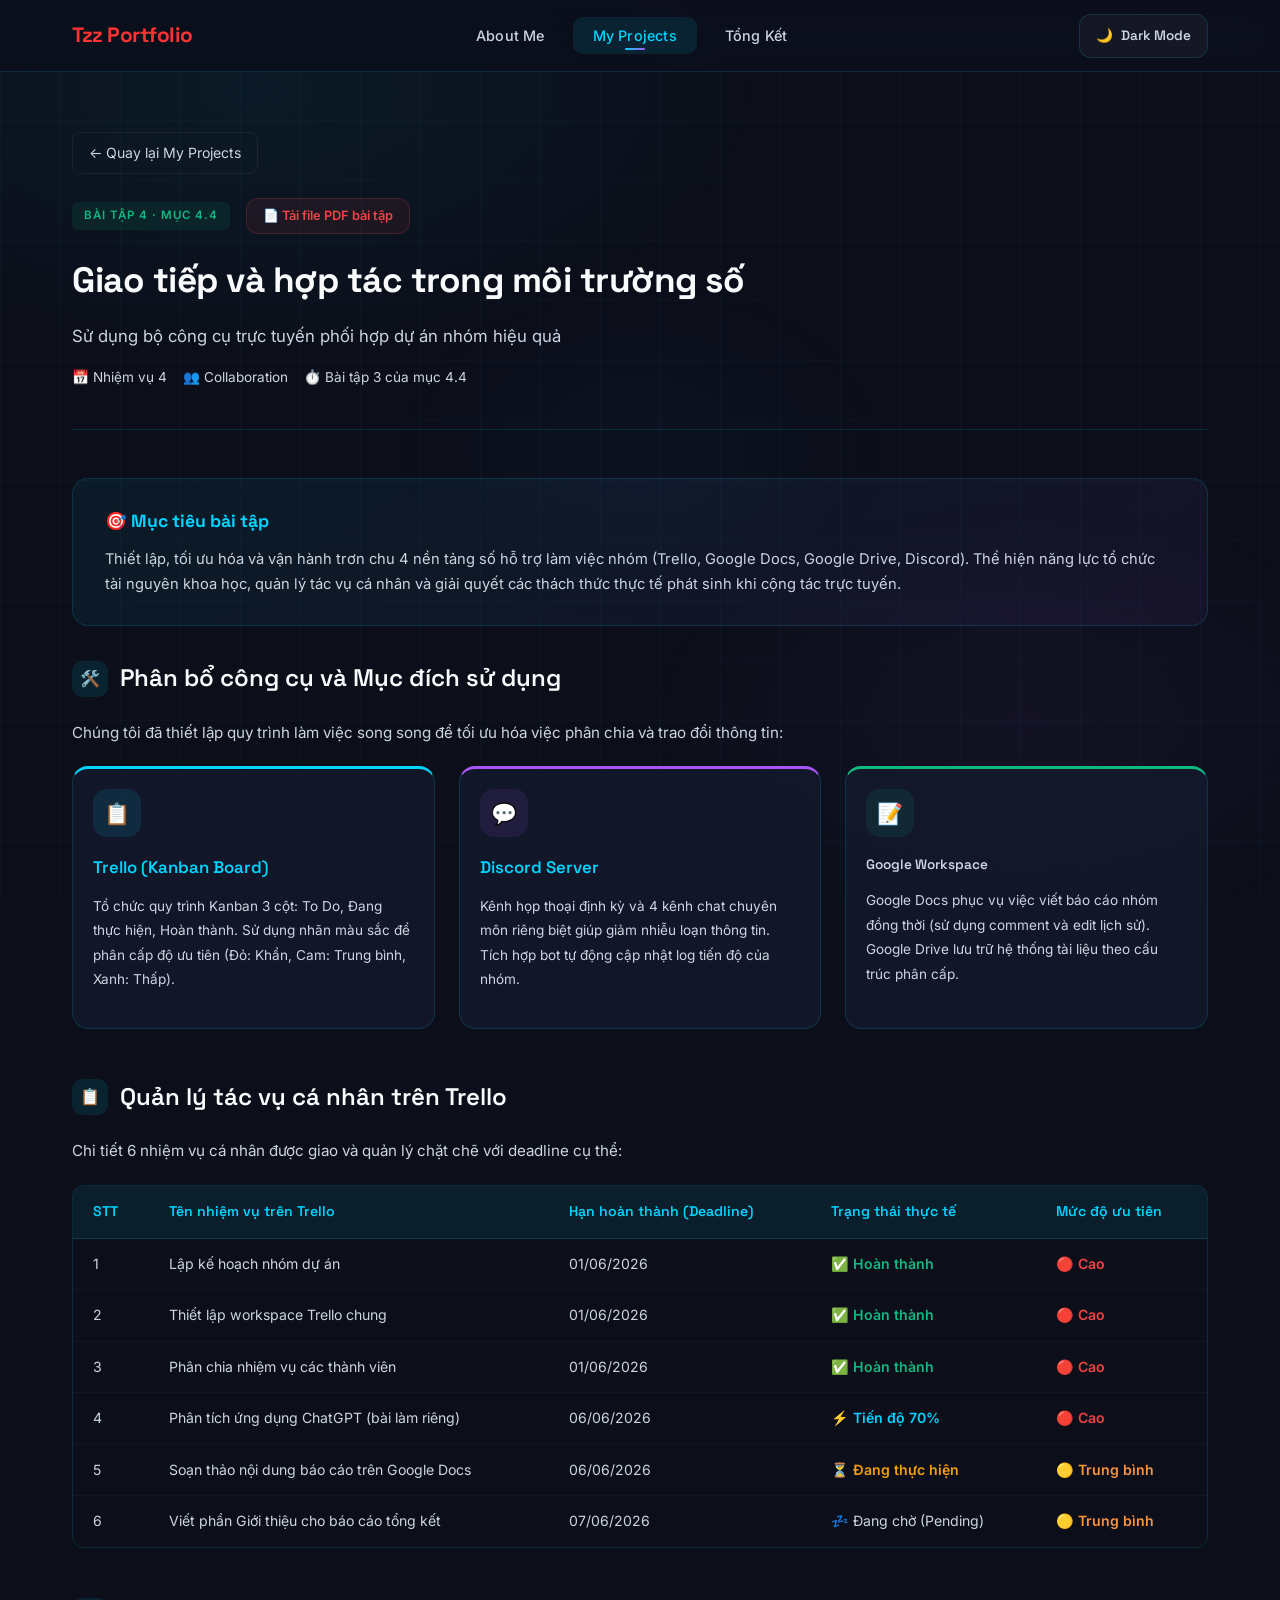
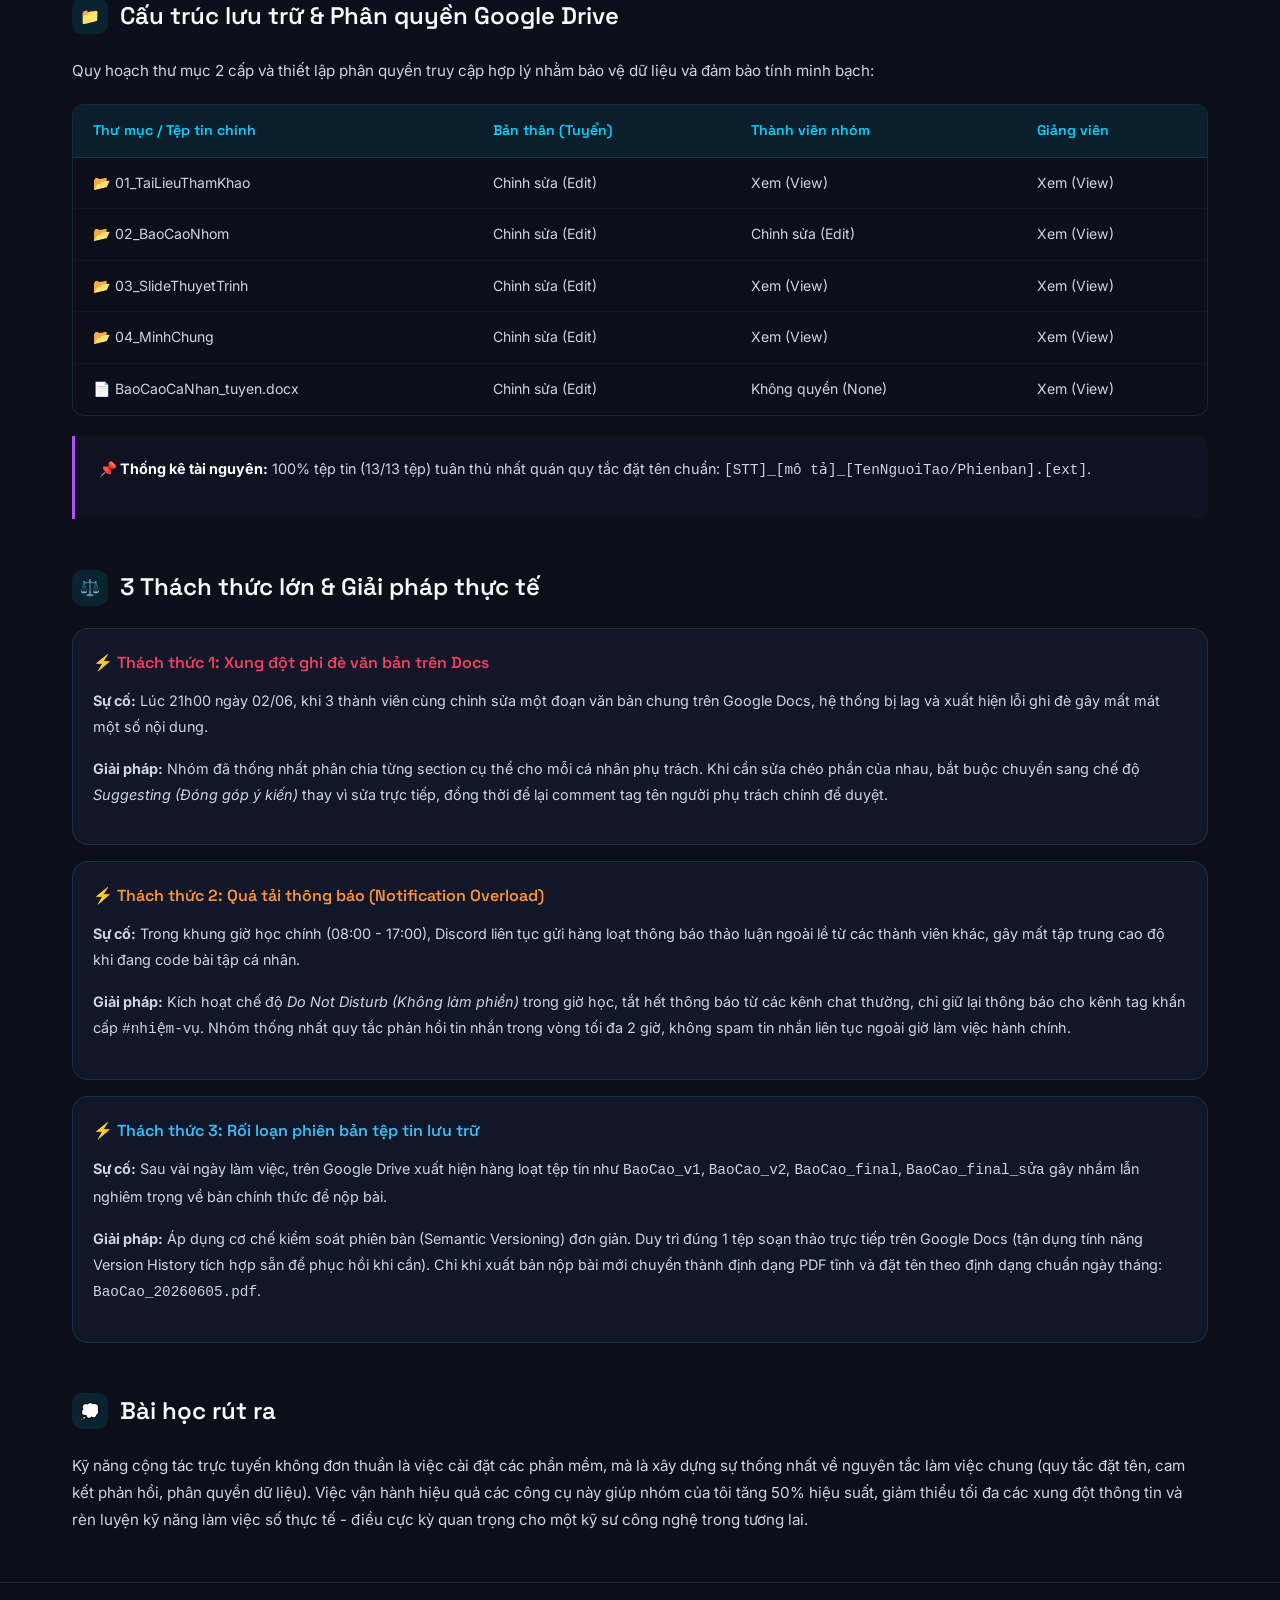
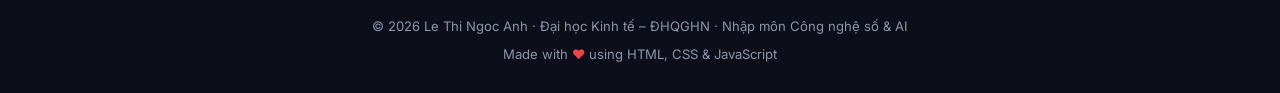
<file: bai4.html>
<!DOCTYPE html>
<html lang="vi">

<head>
    <meta charset="UTF-8">
    <meta name="viewport" content="width=device-width, initial-scale=1.0">
    <meta name="description"
        content="Bài tập 4: Sử dụng công cụ hợp tác trực tuyến cho dự án nhóm - Portfolio Kỹ thuật số">
    <title>Bài tập 4 | Tzz Portfolio</title>
    <link rel="preconnect" href="https://fonts.googleapis.com">
    <link rel="preconnect" href="https://fonts.gstatic.com" crossorigin>
    <link
        href="https://fonts.googleapis.com/css2?family=Inter:wght@300;400;500;600;700;800&family=Space+Grotesk:wght@400;500;600;700&family=JetBrains+Mono:wght@400;500&display=swap"
        rel="stylesheet">
    <link rel="stylesheet" href="styles.css">
</head>

<body>
    <div class="grid-bg"></div>
    <div class="particles">
        <div class="particle"></div>
        <div class="particle"></div>
        <div class="particle"></div>
        <div class="particle"></div>
        <div class="particle"></div>
        <div class="particle"></div>
        <div class="particle"></div>
        <div class="particle"></div>
    </div>

    <!-- NAVIGATION -->
    <nav class="navbar" id="navbar">
        <div class="nav-container">
            <a class="nav-logo" href="index.html">Tzz Portfolio</a>
            <button class="nav-toggle" id="navToggle" aria-label="Menu">
                <span></span><span></span><span></span>
            </button>
            <ul class="nav-links" id="navLinks">
                <li><a class="nav-link" href="index.html">About Me</a></li>
                <li><a class="nav-link" href="projects.html">My Projects</a></li>
                <li><a class="nav-link" href="summary.html">Tổng Kết</a></li>
            </ul>
            <button class="theme-toggle" id="themeToggle" onclick="toggleTheme()" aria-label="Dark / Light Mode"
                title="Dark / Light Mode">🌙</button>
        </div>
    </nav>

    <!-- PAGE CONTENT -->
    <div class="page">
        <div class="container">
            <div class="detail-header">
                <a class="detail-back" href="projects.html">← Quay lại My Projects</a>
                <div class="detail-header-row">
                    <div class="detail-header-left">
                        <div style="display: flex; align-items: center; gap: 16px; margin-bottom: 16px;">
                            <span class="project-badge bt4" style="margin-bottom: 0;">Bài tập 4 · Mục 4.4</span>
                            <a href="https://drive.google.com/file/d/19ukJlxvOndnSF-pXO6MqnsQ-kkt6Res_/view?usp=sharing" class="detail-pdf-btn" style="padding: 6px 16px; font-size: 0.8rem;" target="_blank">
                                📄 Tải file PDF bài tập
                            </a>
                        </div>
                        <h1 class="detail-title">Giao tiếp và hợp tác trong môi trường số</h1>
                        <p style="color: var(--text-secondary); font-size: 1.05rem; margin-top: 8px;">
                            Sử dụng bộ công cụ trực tuyến phối hợp dự án nhóm hiệu quả
                        </p>
                        <div class="detail-meta" style="margin-top: 16px;">
                            <span class="detail-meta-item">📅 Nhiệm vụ 4</span>
                            <span class="detail-meta-item">👥 Collaboration</span>
                            <span class="detail-meta-item">⏱️ Bài tập 3 của mục 4.4</span>
                        </div>
                    </div>
                </div>
            </div>

            <!-- Objective -->
            <div class="objective-card animate-on-scroll">
                <h3>🎯 Mục tiêu bài tập</h3>
                <p>
                    Thiết lập, tối ưu hóa và vận hành trơn chu 4 nền tảng số hỗ trợ làm việc nhóm (Trello, Google Docs,
                    Google Drive, Discord). Thể hiện năng lực tổ chức tài nguyên khoa học, quản lý tác vụ cá nhân và
                    giải quyết các thách thức thực tế phát sinh khi cộng tác trực tuyến.
                </p>
            </div>

            <!-- Content: Tools Summary -->
            <div class="content-block animate-on-scroll">
                <h2><span class="block-icon">🛠️</span> Phân bổ công cụ và Mục đích sử dụng</h2>
                <p>
                    Chúng tôi đã thiết lập quy trình làm việc song song để tối ưu hóa việc phân chia và trao đổi thông
                    tin:
                </p>
                <div class="about-grid" style="margin-top: 20px;">
                    <div class="card" style="padding: 20px; border-top: 3px solid var(--accent-cyan);">
                        <div class="about-card-icon cyan">📋</div>
                        <h3 style="font-size: 1.05rem; margin-top: 10px;">Trello (Kanban Board)</h3>
                        <p style="font-size: 0.85rem; color: var(--text-secondary); margin-top: 8px;">
                            Tổ chức quy trình Kanban 3 cột: To Do, Đang thực hiện, Hoàn thành. Sử dụng nhãn màu sắc để
                            phân cấp độ ưu tiên (Đỏ: Khẩn, Cam: Trung bình, Xanh: Thấp).
                        </p>
                    </div>
                    <div class="card" style="padding: 20px; border-top: 3px solid var(--accent-purple);">
                        <div class="about-card-icon purple">💬</div>
                        <h3 style="font-size: 1.05rem; margin-top: 10px;">Discord Server</h3>
                        <p style="font-size: 0.85rem; color: var(--text-secondary); margin-top: 8px;">
                            Kênh họp thoại định kỳ và 4 kênh chat chuyên môn riêng biệt giúp giảm nhiễu loạn thông tin.
                            Tích hợp bot tự động cập nhật log tiến độ của nhóm.
                        </p>
                    </div>
                    <div class="card" style="padding: 20px; border-top: 3px solid var(--accent-emerald);">
                        <div class="about-card-icon emerald">📝</div>
                        <h3 style="font-size: 0.85rem; color: var(--text-secondary); margin-top: 8px;">Google Workspace
                        </h3>
                        <p style="font-size: 0.85rem; color: var(--text-secondary); margin-top: 8px;">
                            Google Docs phục vụ việc viết báo cáo nhóm đồng thời (sử dụng comment và edit lịch sử).
                            Google Drive lưu trữ hệ thống tài liệu theo cấu trúc phân cấp.
                        </p>
                    </div>
                </div>
            </div>

            <!-- Content: Task List Table -->
            <div class="content-block animate-on-scroll">
                <h2><span class="block-icon">📋</span> Quản lý tác vụ cá nhân trên Trello</h2>
                <p>
                    Chi tiết 6 nhiệm vụ cá nhân được giao và quản lý chặt chẽ với deadline cụ thể:
                </p>
                <table class="comparison-table">
                    <thead>
                        <tr>
                            <th>STT</th>
                            <th>Tên nhiệm vụ trên Trello</th>
                            <th>Hạn hoàn thành (Deadline)</th>
                            <th>Trạng thái thực tế</th>
                            <th>Mức độ ưu tiên</th>
                        </tr>
                    </thead>
                    <tbody>
                        <tr>
                            <td>1</td>
                            <td>Lập kế hoạch nhóm dự án</td>
                            <td>01/06/2026</td>
                            <td><span style="color: var(--accent-emerald); font-weight: 600;">✅ Hoàn thành</span></td>
                            <td><span style="color: #ef4444; font-weight: 600;">🔴 Cao</span></td>
                        </tr>
                        <tr>
                            <td>2</td>
                            <td>Thiết lập workspace Trello chung</td>
                            <td>01/06/2026</td>
                            <td><span style="color: var(--accent-emerald); font-weight: 600;">✅ Hoàn thành</span></td>
                            <td><span style="color: #ef4444; font-weight: 600;">🔴 Cao</span></td>
                        </tr>
                        <tr>
                            <td>3</td>
                            <td>Phân chia nhiệm vụ các thành viên</td>
                            <td>01/06/2026</td>
                            <td><span style="color: var(--accent-emerald); font-weight: 600;">✅ Hoàn thành</span></td>
                            <td><span style="color: #ef4444; font-weight: 600;">🔴 Cao</span></td>
                        </tr>
                        <tr>
                            <td>4</td>
                            <td>Phân tích ứng dụng ChatGPT (bài làm riêng)</td>
                            <td>06/06/2026</td>
                            <td><span style="color: var(--accent-cyan); font-weight: 600;">⚡ Tiến độ 70%</span></td>
                            <td><span style="color: #ef4444; font-weight: 600;">🔴 Cao</span></td>
                        </tr>
                        <tr>
                            <td>5</td>
                            <td>Soạn thảo nội dung báo cáo trên Google Docs</td>
                            <td>06/06/2026</td>
                            <td><span style="color: #f59e0b; font-weight: 600;">⏳ Đang thực hiện</span></td>
                            <td><span style="color: #fb923c; font-weight: 600;">🟡 Trung bình</span></td>
                        </tr>
                        <tr>
                            <td>6</td>
                            <td>Viết phần Giới thiệu cho báo cáo tổng kết</td>
                            <td>07/06/2026</td>
                            <td><span style="color: var(--text-secondary);">💤 Đang chờ (Pending)</span></td>
                            <td><span style="color: #fb923c; font-weight: 600;">🟡 Trung bình</span></td>
                        </tr>
                    </tbody>
                </table>
            </div>

            <!-- Content: Drive Permissions Table -->
            <div class="content-block animate-on-scroll">
                <h2><span class="block-icon">📁</span> Cấu trúc lưu trữ &amp; Phân quyền Google Drive</h2>
                <p>
                    Quy hoạch thư mục 2 cấp và thiết lập phân quyền truy cập hợp lý nhằm bảo vệ dữ liệu và đảm bảo tính
                    minh bạch:
                </p>
                <table class="comparison-table">
                    <thead>
                        <tr>
                            <th>Thư mục / Tệp tin chính</th>
                            <th>Bản thân (Tuyển)</th>
                            <th>Thành viên nhóm</th>
                            <th>Giảng viên</th>
                        </tr>
                    </thead>
                    <tbody>
                        <tr>
                            <td>📂 01_TaiLieuThamKhao</td>
                            <td>Chỉnh sửa (Edit)</td>
                            <td>Xem (View)</td>
                            <td>Xem (View)</td>
                        </tr>
                        <tr>
                            <td>📂 02_BaoCaoNhom</td>
                            <td>Chỉnh sửa (Edit)</td>
                            <td>Chỉnh sửa (Edit)</td>
                            <td>Xem (View)</td>
                        </tr>
                        <tr>
                            <td>📂 03_SlideThuyetTrinh</td>
                            <td>Chỉnh sửa (Edit)</td>
                            <td>Xem (View)</td>
                            <td>Xem (View)</td>
                        </tr>
                        <tr>
                            <td>📂 04_MinhChung</td>
                            <td>Chỉnh sửa (Edit)</td>
                            <td>Xem (View)</td>
                            <td>Xem (View)</td>
                        </tr>
                        <tr>
                            <td>📄 BaoCaoCaNhan_tuyen.docx</td>
                            <td>Chỉnh sửa (Edit)</td>
                            <td>Không quyền (None)</td>
                            <td>Xem (View)</td>
                        </tr>
                    </tbody>
                </table>
                <div class="info-box purple" style="margin-top: 16px;">
                    <p>
                        <strong>📌 Thống kê tài nguyên:</strong> 100% tệp tin (13/13 tệp) tuân thủ nhất quán quy tắc đặt
                        tên chuẩn: <code>[STT]_[mô tả]_[TenNguoiTao/Phienban].[ext]</code>.
                    </p>
                </div>
            </div>

            <!-- Content: Challenges & Solutions -->
            <div class="content-block animate-on-scroll">
                <h2><span class="block-icon">⚖️</span> 3 Thách thức lớn &amp; Giải pháp thực tế</h2>

                <div class="card" style="margin-bottom: 16px; padding: 20px;">
                    <h3 style="margin-top: 0; font-size: 1rem; color: #f43f5e;">⚡ Thách thức 1: Xung đột ghi đè văn bản
                        trên Docs</h3>
                    <p style="font-size: 0.9rem; color: var(--text-secondary);">
                        <strong>Sự cố:</strong> Lúc 21h00 ngày 02/06, khi 3 thành viên cùng chỉnh sửa một đoạn văn bản
                        chung trên Google Docs, hệ thống bị lag và xuất hiện lỗi ghi đè gây mất mát một số nội dung.
                    </p>
                    <p style="font-size: 0.9rem; margin-top: 8px;">
                        <strong>Giải pháp:</strong> Nhóm đã thống nhất phân chia từng section cụ thể cho mỗi cá nhân phụ
                        trách. Khi cần sửa chéo phần của nhau, bắt buộc chuyển sang chế độ <em>Suggesting (Đóng góp ý
                            kiến)</em> thay vì sửa trực tiếp, đồng thời để lại comment tag tên người phụ trách chính để
                        duyệt.
                    </p>
                </div>

                <div class="card" style="margin-bottom: 16px; padding: 20px;">
                    <h3 style="margin-top: 0; font-size: 1rem; color: #fb923c;">⚡ Thách thức 2: Quá tải thông báo
                        (Notification Overload)</h3>
                    <p style="font-size: 0.9rem; color: var(--text-secondary);">
                        <strong>Sự cố:</strong> Trong khung giờ học chính (08:00 - 17:00), Discord liên tục gửi hàng
                        loạt thông báo thảo luận ngoài lề từ các thành viên khác, gây mất tập trung cao độ khi đang code
                        bài tập cá nhân.
                    </p>
                    <p style="font-size: 0.9rem; margin-top: 8px;">
                        <strong>Giải pháp:</strong> Kích hoạt chế độ <em>Do Not Disturb (Không làm phiền)</em> trong giờ
                        học, tắt hết thông báo từ các kênh chat thường, chỉ giữ lại thông báo cho kênh tag khẩn cấp
                        <code>#nhiệm-vụ</code>. Nhóm thống nhất quy tắc phản hồi tin nhắn trong vòng tối đa 2 giờ, không
                        spam tin nhắn liên tục ngoài giờ làm việc hành chính.
                    </p>
                </div>

                <div class="card" style="margin-bottom: 16px; padding: 20px;">
                    <h3 style="margin-top: 0; font-size: 1rem; color: #38bdf8;">⚡ Thách thức 3: Rối loạn phiên bản tệp
                        tin lưu trữ</h3>
                    <p style="font-size: 0.9rem; color: var(--text-secondary);">
                        <strong>Sự cố:</strong> Sau vài ngày làm việc, trên Google Drive xuất hiện hàng loạt tệp tin như
                        <code>BaoCao_v1</code>, <code>BaoCao_v2</code>, <code>BaoCao_final</code>,
                        <code>BaoCao_final_sửa</code> gây nhầm lẫn nghiêm trọng về bản chính thức để nộp bài.
                    </p>
                    <p style="font-size: 0.9rem; margin-top: 8px;">
                        <strong>Giải pháp:</strong> Áp dụng cơ chế kiểm soát phiên bản (Semantic Versioning) đơn giản.
                        Duy trì đúng 1 tệp soạn thảo trực tiếp trên Google Docs (tận dụng tính năng Version History tích
                        hợp sẵn để phục hồi khi cần). Chỉ khi xuất bản nộp bài mới chuyển thành định dạng PDF tĩnh và
                        đặt tên theo định dạng chuẩn ngày tháng: <code>BaoCao_20260605.pdf</code>.
                    </p>
                </div>
            </div>

            <!-- Content: Lessons Learned -->
            <div class="content-block animate-on-scroll">
                <h2><span class="block-icon">💭</span> Bài học rút ra</h2>
                <p>
                    Kỹ năng cộng tác trực tuyến không đơn thuần là việc cài đặt các phần mềm, mà là xây dựng sự thống
                    nhất về nguyên tắc làm việc chung (quy tắc đặt tên, cam kết phản hồi, phân quyền dữ liệu). Việc vận
                    hành hiệu quả các công cụ này giúp nhóm của tôi tăng 50% hiệu suất, giảm thiểu tối đa các xung đột
                    thông tin và rèn luyện kỹ năng làm việc số thực tế - điều cực kỳ quan trọng cho một kỹ sư công nghệ
                    trong tương lai.
                </p>
            </div>
        </div>
    </div>
   
<!-- FOOTER -->
<footer class="footer">
    <div class="container">
        <p>© 2026 Le Thi Ngoc Anh · Đại học Kinh tế – ĐHQGHN · Nhập môn Công nghệ số &amp; AI</p>
        <p style="margin-top: 6px;">Made with <span class="heart">♥</span> using HTML, CSS &amp; JavaScript</p>
    </div>
</footer>

<script src="script.js"></script>
</body>

</html>
</file>
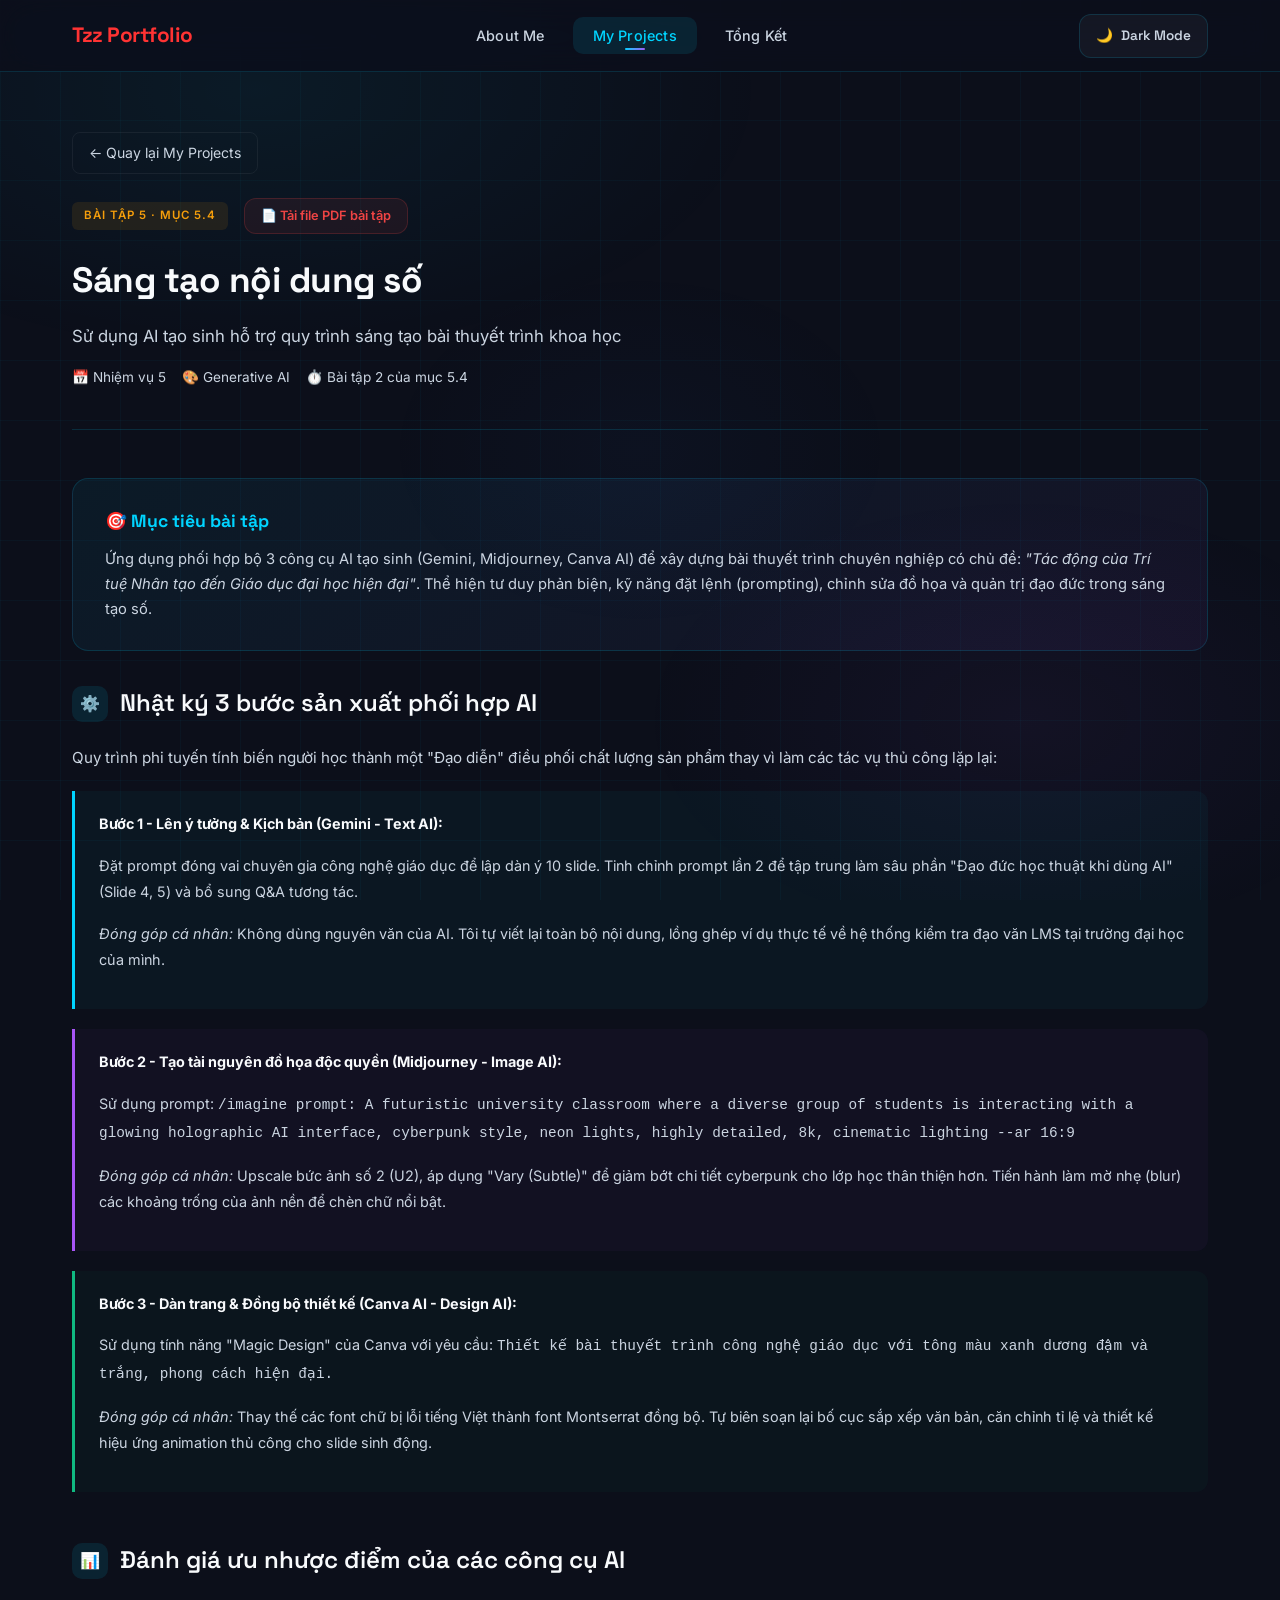
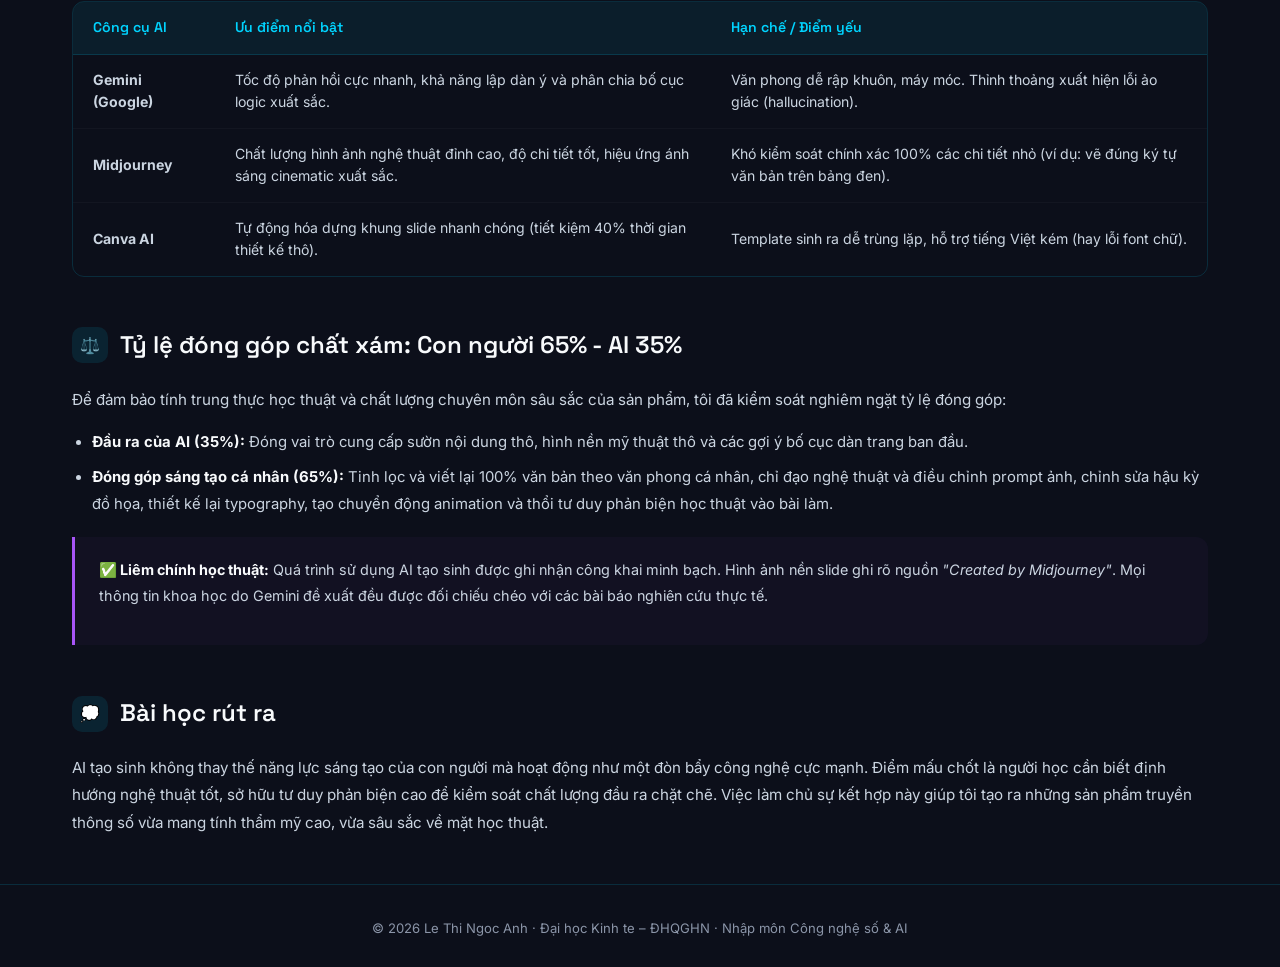
<file: bai5.html>
<!DOCTYPE html>
<html lang="vi">

<head>
    <meta charset="UTF-8">
    <meta name="viewport" content="width=device-width, initial-scale=1.0">
    <meta name="description" content="Bài tập 5: Sáng tạo nội dung số - Portfolio Kỹ thuật số">
    <title>Bài tập 5 | Tzz Portfolio</title>
    <link rel="preconnect" href="https://fonts.googleapis.com">
    <link rel="preconnect" href="https://fonts.gstatic.com" crossorigin>
    <link
        href="https://fonts.googleapis.com/css2?family=Inter:wght@300;400;500;600;700;800&family=Space+Grotesk:wght@400;500;600;700&family=JetBrains+Mono:wght@400;500&display=swap"
        rel="stylesheet">
    <link rel="stylesheet" href="styles.css">
</head>

<body>
    <div class="grid-bg"></div>
    <div class="particles">
        <div class="particle"></div>
        <div class="particle"></div>
        <div class="particle"></div>
        <div class="particle"></div>
        <div class="particle"></div>
        <div class="particle"></div>
        <div class="particle"></div>
        <div class="particle"></div>
    </div>

    <!-- NAVIGATION -->
    <nav class="navbar" id="navbar">
        <div class="nav-container">
            <a class="nav-logo" href="index.html">Tzz Portfolio</a>
            <button class="nav-toggle" id="navToggle" aria-label="Menu">
                <span></span><span></span><span></span>
            </button>
            <ul class="nav-links" id="navLinks">
                <li><a class="nav-link" href="index.html">About Me</a></li>
                <li><a class="nav-link" href="projects.html">My Projects</a></li>
                <li><a class="nav-link" href="summary.html">Tổng Kết</a></li>
            </ul>
            <button class="theme-toggle" id="themeToggle" onclick="toggleTheme()" aria-label="Dark / Light Mode"
                title="Dark / Light Mode">🌙</button>
        </div>
    </nav>

    <!-- PAGE CONTENT -->
    <div class="page">
        <div class="container">
            <div class="detail-header">
                <a class="detail-back" href="projects.html">← Quay lại My Projects</a>
                <div class="detail-header-row">
                    <div class="detail-header-left">
                        <div style="display: flex; align-items: center; gap: 16px; margin-bottom: 16px;">
                            <span class="project-badge bt5" style="margin-bottom: 0;">Bài tập 5 · Mục 5.4</span>
                            <a href="https://drive.google.com/file/d/1L0asw-sacld658030Bk9o7kNYj9p3uf8/view?usp=sharing" class="detail-pdf-btn" style="padding: 6px 16px; font-size: 0.8rem;" target="_blank">
                                📄 Tải file PDF bài tập
                            </a>
                        </div>
                        <h1 class="detail-title">Sáng tạo nội dung số</h1>
                        <p style="color: var(--text-secondary); font-size: 1.05rem; margin-top: 8px;">
                            Sử dụng AI tạo sinh hỗ trợ quy trình sáng tạo bài thuyết trình khoa học
                        </p>
                        <div class="detail-meta" style="margin-top: 16px;">
                            <span class="detail-meta-item">📅 Nhiệm vụ 5</span>
                            <span class="detail-meta-item">🎨 Generative AI</span>
                            <span class="detail-meta-item">⏱️ Bài tập 2 của mục 5.4</span>
                        </div>
                    </div>
                </div>
            </div>

            <!-- Objective -->
            <div class="objective-card animate-on-scroll">
                <h3>🎯 Mục tiêu bài tập</h3>
                <p>
                    Ứng dụng phối hợp bộ 3 công cụ AI tạo sinh (Gemini, Midjourney, Canva AI) để xây dựng bài thuyết
                    trình chuyên nghiệp có chủ đề: <em>"Tác động của Trí tuệ Nhân tạo đến Giáo dục đại học hiện
                        đại"</em>. Thể hiện tư duy phản biện, kỹ năng đặt lệnh (prompting), chỉnh sửa đồ họa và quản trị
                    đạo đức trong sáng tạo số.
                </p>
            </div>

            <!-- Content: Creative Process -->
            <div class="content-block animate-on-scroll">
                <h2><span class="block-icon">⚙️</span> Nhật ký 3 bước sản xuất phối hợp AI</h2>
                <p>
                    Quy trình phi tuyến tính biến người học thành một "Đạo diễn" điều phối chất lượng sản phẩm thay vì
                    làm các tác vụ thủ công lặp lại:
                </p>

                <div class="info-box"
                    style="border-left-color: var(--accent-cyan); background: rgba(0, 212, 255, 0.04);">
                    <p><strong>Bước 1 - Lên ý tưởng &amp; Kịch bản (Gemini - Text AI):</strong></p>
                    <p style="font-size: 0.9rem; color: var(--text-secondary); margin-top: 6px;">
                        Đặt prompt đóng vai chuyên gia công nghệ giáo dục để lập dàn ý 10 slide. Tinh chỉnh prompt lần 2
                        để tập trung làm sâu phần "Đạo đức học thuật khi dùng AI" (Slide 4, 5) và bổ sung Q&amp;A tương
                        tác.
                    </p>
                    <p style="font-size: 0.9rem; margin-top: 6px;">
                        <em>Đóng góp cá nhân:</em> Không dùng nguyên văn của AI. Tôi tự viết lại toàn bộ nội dung, lồng
                        ghép ví dụ thực tế về hệ thống kiểm tra đạo văn LMS tại trường đại học của mình.
                    </p>
                </div>

                <div class="info-box"
                    style="border-left-color: var(--accent-purple); background: rgba(168, 85, 247, 0.04);">
                    <p><strong>Bước 2 - Tạo tài nguyên đồ họa độc quyền (Midjourney - Image AI):</strong></p>
                    <p style="font-size: 0.9rem; color: var(--text-secondary); margin-top: 6px;">
                        Sử dụng prompt:
                        <code>/imagine prompt: A futuristic university classroom where a diverse group of students is interacting with a glowing holographic AI interface, cyberpunk style, neon lights, highly detailed, 8k, cinematic lighting --ar 16:9</code>
                    </p>
                    <p style="font-size: 0.9rem; margin-top: 6px;">
                        <em>Đóng góp cá nhân:</em> Upscale bức ảnh số 2 (U2), áp dụng "Vary (Subtle)" để giảm bớt chi
                        tiết cyberpunk cho lớp học thân thiện hơn. Tiến hành làm mờ nhẹ (blur) các khoảng trống của ảnh
                        nền để chèn chữ nổi bật.
                    </p>
                </div>

                <div class="info-box"
                    style="border-left-color: var(--accent-emerald); background: rgba(16, 185, 129, 0.04);">
                    <p><strong>Bước 3 - Dàn trang &amp; Đồng bộ thiết kế (Canva AI - Design AI):</strong></p>
                    <p style="font-size: 0.9rem; color: var(--text-secondary); margin-top: 6px;">
                        Sử dụng tính năng "Magic Design" của Canva với yêu cầu:
                        <code>Thiết kế bài thuyết trình công nghệ giáo dục với tông màu xanh dương đậm và trắng, phong cách hiện đại.</code>
                    </p>
                    <p style="font-size: 0.9rem; margin-top: 6px;">
                        <em>Đóng góp cá nhân:</em> Thay thế các font chữ bị lỗi tiếng Việt thành font Montserrat đồng
                        bộ. Tự biên soạn lại bố cục sắp xếp văn bản, căn chỉnh tỉ lệ và thiết kế hiệu ứng animation thủ
                        công cho slide sinh động.
                    </p>
                </div>
            </div>

            <!-- Content: Tool Analysis -->
            <div class="content-block animate-on-scroll">
                <h2><span class="block-icon">📊</span> Đánh giá ưu nhược điểm của các công cụ AI</h2>
                <table class="comparison-table">
                    <thead>
                        <tr>
                            <th>Công cụ AI</th>
                            <th>Ưu điểm nổi bật</th>
                            <th>Hạn chế / Điểm yếu</th>
                        </tr>
                    </thead>
                    <tbody>
                        <tr>
                            <td><strong>Gemini (Google)</strong></td>
                            <td>Tốc độ phản hồi cực nhanh, khả năng lập dàn ý và phân chia bố cục logic xuất sắc.</td>
                            <td>Văn phong dễ rập khuôn, máy móc. Thỉnh thoảng xuất hiện lỗi ảo giác (hallucination).
                            </td>
                        </tr>
                        <tr>
                            <td><strong>Midjourney</strong></td>
                            <td>Chất lượng hình ảnh nghệ thuật đỉnh cao, độ chi tiết tốt, hiệu ứng ánh sáng cinematic
                                xuất sắc.</td>
                            <td>Khó kiểm soát chính xác 100% các chi tiết nhỏ (ví dụ: vẽ đúng ký tự văn bản trên bảng
                                đen).</td>
                        </tr>
                        <tr>
                            <td><strong>Canva AI</strong></td>
                            <td>Tự động hóa dựng khung slide nhanh chóng (tiết kiệm 40% thời gian thiết kế thô).</td>
                            <td>Template sinh ra dễ trùng lặp, hỗ trợ tiếng Việt kém (hay lỗi font chữ).</td>
                        </tr>
                    </tbody>
                </table>
            </div>

            <!-- Content: Human-AI Ratio -->
            <div class="content-block animate-on-scroll">
                <h2><span class="block-icon">⚖️</span> Tỷ lệ đóng góp chất xám: Con người 65% - AI 35%</h2>
                <p>
                    Để đảm bảo tính trung thực học thuật và chất lượng chuyên môn sâu sắc của sản phẩm, tôi đã kiểm soát
                    nghiêm ngặt tỷ lệ đóng góp:
                </p>
                <ul>
                    <li><strong>Đầu ra của AI (35%):</strong> Đóng vai trò cung cấp sườn nội dung thô, hình nền mỹ thuật
                        thô và các gợi ý bố cục dàn trang ban đầu.</li>
                    <li><strong>Đóng góp sáng tạo cá nhân (65%):</strong> Tinh lọc và viết lại 100% văn bản theo văn
                        phong cá nhân, chỉ đạo nghệ thuật và điều chỉnh prompt ảnh, chỉnh sửa hậu kỳ đồ họa, thiết kế
                        lại typography, tạo chuyển động animation và thổi tư duy phản biện học thuật vào bài làm.</li>
                </ul>
                <div class="info-box purple">
                    <p>
                        <strong>✅ Liêm chính học thuật:</strong> Quá trình sử dụng AI tạo sinh được ghi nhận công khai
                        minh bạch. Hình ảnh nền slide ghi rõ nguồn <em>"Created by Midjourney"</em>. Mọi thông tin khoa
                        học do Gemini đề xuất đều được đối chiếu chéo với các bài báo nghiên cứu thực tế.
                    </p>
                </div>
            </div>

            <!-- Content: Lessons Learned -->
            <div class="content-block animate-on-scroll">
                <h2><span class="block-icon">💭</span> Bài học rút ra</h2>
                <p>
                    AI tạo sinh không thay thế năng lực sáng tạo của con người mà hoạt động như một đòn bẩy công nghệ
                    cực mạnh. Điểm mấu chốt là người học cần biết định hướng nghệ thuật tốt, sở hữu tư duy phản biện cao
                    để kiểm soát chất lượng đầu ra chặt chẽ. Việc làm chủ sự kết hợp này giúp tôi tạo ra những sản phẩm
                    truyền thông số vừa mang tính thẩm mỹ cao, vừa sâu sắc về mặt học thuật.
                </p>
            </div>
        </div>
    </div>

    <!-- FOOTER -->
    <footer class="footer">
        <div class="container">
            <p>© 2026 Le Thi Ngoc Anh · Đại học Kinh te – ĐHQGHN · Nhập môn Công nghệ số &amp; AI</p>
        </div>
    </footer>

    <script src="script.js"></script>
</body>

</html>
</file>
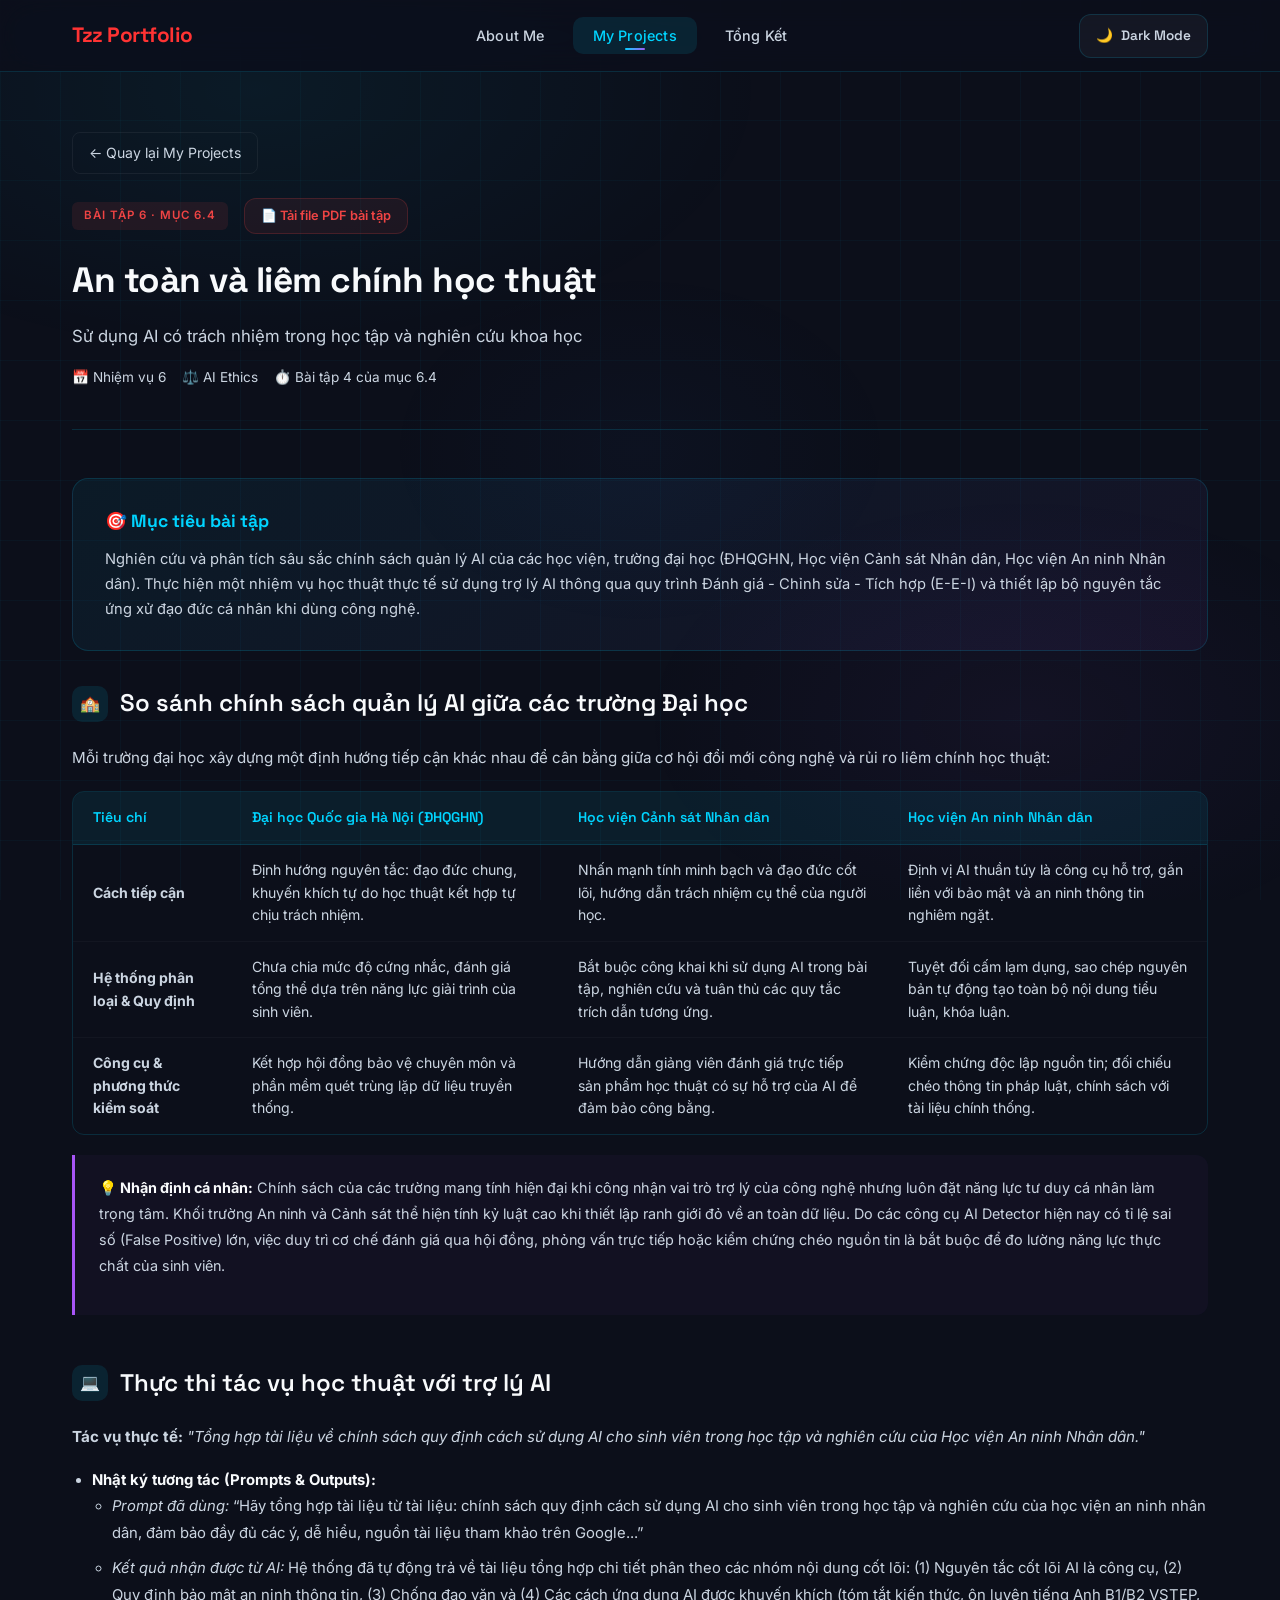
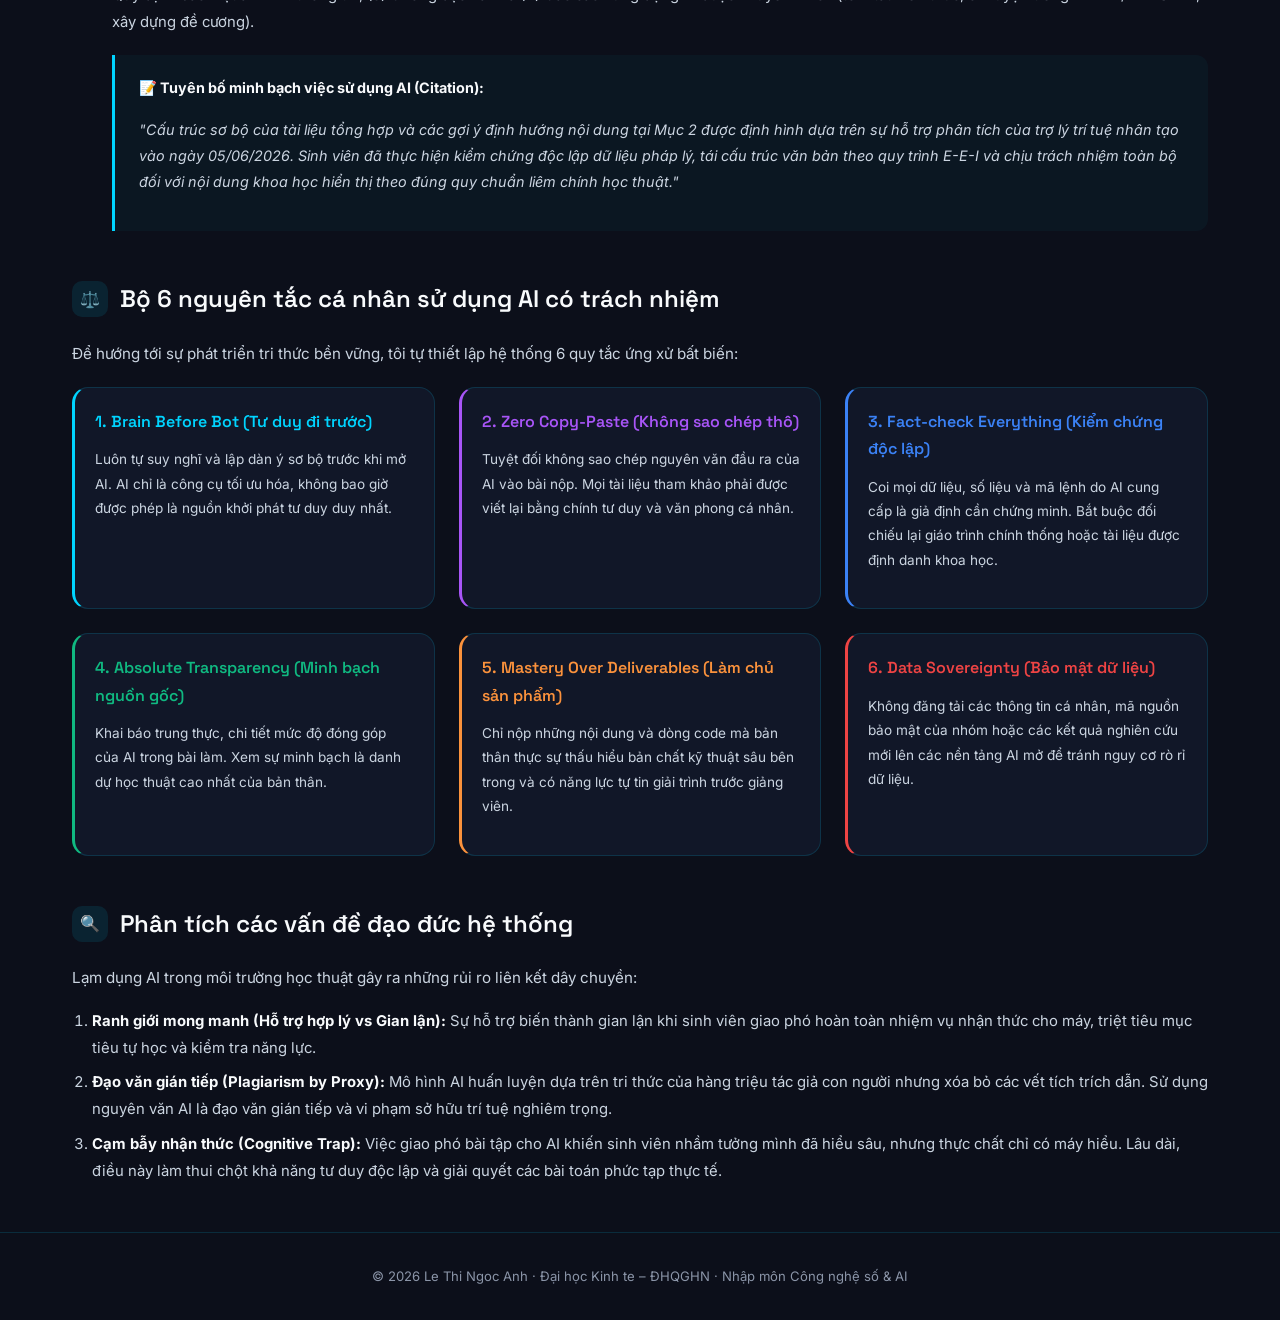
<file: bai6.html>
<!DOCTYPE html>
<html lang="vi">

<head>
    <meta charset="UTF-8">
    <meta name="viewport" content="width=device-width, initial-scale=1.0">
    <meta name="description" content="Bài tập 6: Sử dụng AI có trách nhiệm trong học tập - Portfolio Kỹ thuật số">
    <title>Bài tập 6 | Tzz Portfolio</title>
    <link rel="preconnect" href="https://fonts.googleapis.com">
    <link rel="preconnect" href="https://fonts.gstatic.com" crossorigin>
    <link
        href="https://fonts.googleapis.com/css2?family=Inter:wght@300;400;500;600;700;800&family=Space+Grotesk:wght@400;500;600;700&family=JetBrains+Mono:wght@400;500&display=swap"
        rel="stylesheet">
    <link rel="stylesheet" href="styles.css">
</head>

<body>
    <div class="grid-bg"></div>
    <div class="particles">
        <div class="particle"></div>
        <div class="particle"></div>
        <div class="particle"></div>
        <div class="particle"></div>
        <div class="particle"></div>
        <div class="particle"></div>
        <div class="particle"></div>
        <div class="particle"></div>
    </div>

    <!-- NAVIGATION -->
    <nav class="navbar" id="navbar">
        <div class="nav-container">
            <a class="nav-logo" href="index.html">Tzz Portfolio</a>
            <button class="nav-toggle" id="navToggle" aria-label="Menu">
                <span></span><span></span><span></span>
            </button>
            <ul class="nav-links" id="navLinks">
                <li><a class="nav-link" href="index.html">About Me</a></li>
                <li><a class="nav-link" href="projects.html">My Projects</a></li>
                <li><a class="nav-link" href="summary.html">Tổng Kết</a></li>
            </ul>
            <button class="theme-toggle" id="themeToggle" onclick="toggleTheme()" aria-label="Dark / Light Mode"
                title="Dark / Light Mode">🌙</button>
        </div>
    </nav>

    <!-- PAGE CONTENT -->
    <div class="page">
        <div class="container">
            <div class="detail-header">
                <a class="detail-back" href="projects.html">← Quay lại My Projects</a>
                <div class="detail-header-row">
                    <div class="detail-header-left">
                        <div style="display: flex; align-items: center; gap: 16px; margin-bottom: 16px;">
                            <span class="project-badge bt6" style="margin-bottom: 0;">Bài tập 6 · Mục 6.4</span>
                            <a href="https://drive.google.com/file/d/1WcbBmKbz4SNjVEnd9l5IxWpzFJW-sZ7E/view?usp=drive_link" class="detail-pdf-btn" style="padding: 6px 16px; font-size: 0.8rem;" target="_blank">
                                📄 Tải file PDF bài tập
                            </a>
                        </div>
                        <h1 class="detail-title">An toàn và liêm chính học thuật</h1>
                        <p style="color: var(--text-secondary); font-size: 1.05rem; margin-top: 8px;">
                            Sử dụng AI có trách nhiệm trong học tập và nghiên cứu khoa học
                        </p>
                        <div class="detail-meta" style="margin-top: 16px;">
                            <span class="detail-meta-item">📅 Nhiệm vụ 6</span>
                            <span class="detail-meta-item">⚖️ AI Ethics</span>
                            <span class="detail-meta-item">⏱️ Bài tập 4 của mục 6.4</span>
                        </div>
                    </div>
                </div>
            </div>

            <!-- Objective -->
            <div class="objective-card animate-on-scroll">
                <h3>🎯 Mục tiêu bài tập</h3>
                <p>
                    Nghiên cứu và phân tích sâu sắc chính sách quản lý AI của các học viện, trường đại học (ĐHQGHN, Học viện
Cảnh sát Nhân dân, Học viện An ninh Nhân dân). Thực hiện một nhiệm vụ học thuật thực tế sử dụng trợ lý AI
thông qua quy trình Đánh giá - Chỉnh sửa - Tích hợp (E-E-I) và thiết lập bộ nguyên tắc ứng xử đạo đức cá nhân khi
dùng công nghệ.
                </p>
            </div>

            <!-- Content: School Policies -->
            <div class="content-block animate-on-scroll">
                <h2><span class="block-icon">🏫</span> So sánh chính sách quản lý AI giữa các trường Đại học</h2>
                <p>
                    Mỗi trường đại học xây dựng một định hướng tiếp cận khác nhau để cân bằng giữa cơ hội đổi mới công
                    nghệ và rủi ro liêm chính học thuật:
                </p>
                <table class="comparison-table">
                    <thead>
                        <tr>
                           <th>Tiêu chí</th>
                            <th>Đại học Quốc gia Hà Nội (ĐHQGHN)</th>
                            <th>Học viện Cảnh sát Nhân dân </th>
                            <th>Học viện An ninh Nhân dân </th>
                        </tr>
                    </thead>
                    <tbody>
                        
                        <tr>
                            <td><strong>Cách tiếp cận</strong></td>
                            <td>Định hướng nguyên tắc: đạo đức chung, khuyến khích tự do học thuật kết hợp tự chịu trách nhiệm.</td>
                            <td>Nhấn mạnh tính minh bạch và đạo đức cốt lõi, hướng dẫn trách nhiệm cụ thể của người học.</td>
                            <td>Định vị AI thuần túy là công cụ hỗ trợ, gắn liền với bảo mật và an ninh thông tin nghiêm ngặt.</td>
                        </tr>
                        <tr>
                            <td><strong>Hệ thống phân loại & Quy định</strong></td>
                            <td>Chưa chia mức độ cứng nhắc, đánh giá tổng thể dựa trên năng lực giải trình của sinh viên.</td>
                            <td>Bắt buộc công khai khi sử dụng AI trong bài tập, nghiên cứu và tuân thủ các quy tắc trích dẫn tương ứng.</td>
                            <td>Tuyệt đối cấm lạm dụng, sao chép nguyên bản tự động tạo toàn bộ nội dung tiểu luận, khóa luận.</td>
                        </tr>
                        <tr>
                            <td><strong>Công cụ & phương thức kiểm soát</strong></td>
                            <td>Kết hợp hội đồng bảo vệ chuyên môn và phần mềm quét trùng lặp dữ liệu truyền thống.</td>
                            <td>Hướng dẫn giảng viên đánh giá trực tiếp sản phẩm học thuật có sự hỗ trợ của AI để đảm bảo công bằng.</td>
                            <td>Kiểm chứng độc lập nguồn tin; đối chiếu chéo thông tin pháp luật, chính sách với tài liệu chính thống.</td>
                        </tr>
                    </tbody>
                </table>
                <div class="info-box purple" style="margin-top: 16px;">
                    <p>
                        <strong>💡 Nhận định cá nhân:</strong> Chính sách của các trường mang tính hiện đại khi công nhận vai trò trợ lý của công
nghệ nhưng luôn đặt năng lực tư duy cá nhân làm trọng tâm. Khối trường An ninh và Cảnh sát thể hiện tính
kỷ luật cao khi thiết lập ranh giới đỏ về an toàn dữ liệu. Do các công cụ AI Detector hiện nay có tỉ lệ sai số
(False Positive) lớn, việc duy trì cơ chế đánh giá qua hội đồng, phỏng vấn trực tiếp hoặc kiểm chứng chéo
nguồn tin là bắt buộc để đo lường năng lực thực chất của sinh viên.
                    </p>
                </div>
            </div>

            <!-- Content: Task Implementation with AI -->
            <div class="content-block animate-on-scroll">
                <h2><span class="block-icon">💻</span> Thực thi tác vụ học thuật với trợ lý AI</h2>
                <p>
                    <strong>Tác vụ thực tế:</strong> <em>"Tổng hợp tài liệu về chính sách quy định cách sử dụng AI cho sinh viên trong học tập và nghiên
cứu của Học viện An ninh Nhân dân."</em>
                </p>
                <ul>
                    <li>
                        <strong>Nhật ký tương tác (Prompts &amp; Outputs):</strong>
                        <ul>
                            <li><em>Prompt đã dùng:</em> “Hãy tổng hợp tài liệu từ tài liệu: chính sách quy định cách sử dụng AI cho sinh viên trong
học tập và nghiên cứu của học viện an ninh nhân dân, đảm bảo đầy đủ các ý, dễ hiểu, nguồn tài liệu tham khảo
trên Google...” </li>
                            <li><em>Kết quả nhận được từ AI:</em> Hệ thống đã tự động trả về tài liệu tổng hợp chi tiết phân theo các nhóm nội dung
cốt lõi: (1) Nguyên tắc cốt lõi AI là công cụ, (2) Quy định bảo mật an ninh thông tin, (3) Chống đạo văn và (4)
Các cách ứng dụng AI được khuyến khích (tóm tắt kiến thức, ôn luyện tiếng Anh B1/B2 VSTEP, xây dựng đề
cương).</li>
                    
                <div class="info-box"
                    style="border-left-color: var(--accent-cyan); background: rgba(0, 212, 255, 0.04);">
                    <p><strong>📝 Tuyên bố minh bạch việc sử dụng AI (Citation):</strong></p>
                    <p style="font-size: 0.9rem; font-style: italic; color: var(--text-secondary);">
                        "Cấu trúc sơ bộ của tài liệu tổng hợp và các gợi ý định hướng nội dung tại Mục 2 được định hình dựa trên sự
hỗ trợ phân tích của trợ lý trí tuệ nhân tạo vào ngày 05/06/2026. Sinh viên đã thực hiện kiểm chứng độc lập dữ
liệu pháp lý, tái cấu trúc văn bản theo quy trình E-E-I và chịu trách nhiệm toàn bộ đối với nội dung khoa học
hiển thị theo đúng quy chuẩn liêm chính học thuật."
                    </p>
                </div>
            </div>

            <!-- Content: 6 Ethical Principles -->
            <div class="content-block animate-on-scroll">
                <h2><span class="block-icon">⚖️</span> Bộ 6 nguyên tắc cá nhân sử dụng AI có trách nhiệm</h2>
                <p>
                    Để hướng tới sự phát triển tri thức bền vững, tôi tự thiết lập hệ thống 6 quy tắc ứng xử bất biến:
                </p>
                <div class="about-grid" style="margin-top: 20px;">
                    <div class="card" style="padding: 20px; border-left: 3px solid var(--accent-cyan);">
                        <h3 style="color: var(--accent-cyan); font-size: 1rem; margin-top: 0;">1. Brain Before Bot (Tư
                            duy đi trước)</h3>
                        <p style="font-size: 0.85rem; color: var(--text-secondary); margin-top: 6px;">
                            Luôn tự suy nghĩ và lập dàn ý sơ bộ trước khi mở AI. AI chỉ là công cụ tối ưu hóa, không bao
                            giờ được phép là nguồn khởi phát tư duy duy nhất.
                        </p>
                    </div>
                    <div class="card" style="padding: 20px; border-left: 3px solid var(--accent-purple);">
                        <h3 style="color: var(--accent-purple); font-size: 1rem; margin-top: 0;">2. Zero Copy-Paste
                            (Không sao chép thô)</h3>
                        <p style="font-size: 0.85rem; color: var(--text-secondary); margin-top: 6px;">
                            Tuyệt đối không sao chép nguyên văn đầu ra của AI vào bài nộp. Mọi tài liệu tham khảo phải
                            được viết lại bằng chính tư duy và văn phong cá nhân.
                        </p>
                    </div>
                    <div class="card" style="padding: 20px; border-left: 3px solid var(--accent-blue);">
                        <h3 style="color: var(--accent-blue); font-size: 1rem; margin-top: 0;">3. Fact-check Everything
                            (Kiểm chứng độc lập)</h3>
                        <p style="font-size: 0.85rem; color: var(--text-secondary); margin-top: 6px;">
                            Coi mọi dữ liệu, số liệu và mã lệnh do AI cung cấp là giả định cần chứng minh. Bắt buộc đối
                            chiếu lại giáo trình chính thống hoặc tài liệu được định danh khoa học.
                        </p>
                    </div>
                    <div class="card" style="padding: 20px; border-left: 3px solid var(--accent-emerald);">
                        <h3 style="color: var(--accent-emerald); font-size: 1rem; margin-top: 0;">4. Absolute
                            Transparency (Minh bạch nguồn gốc)</h3>
                        <p style="font-size: 0.85rem; color: var(--text-secondary); margin-top: 6px;">
                            Khai báo trung thực, chi tiết mức độ đóng góp của AI trong bài làm. Xem sự minh bạch là danh
                            dự học thuật cao nhất của bản thân.
                        </p>
                    </div>
                    <div class="card" style="padding: 20px; border-left: 3px solid #fb923c;">
                        <h3 style="color: #fb923c; font-size: 1rem; margin-top: 0;">5. Mastery Over Deliverables (Làm
                            chủ sản phẩm)</h3>
                        <p style="font-size: 0.85rem; color: var(--text-secondary); margin-top: 6px;">
                            Chỉ nộp những nội dung và dòng code mà bản thân thực sự thấu hiểu bản chất kỹ thuật sâu bên
                            trong và có năng lực tự tin giải trình trước giảng viên.
                        </p>
                    </div>
                    <div class="card" style="padding: 20px; border-left: 3px solid #ef4444;">
                        <h3 style="color: #ef4444; font-size: 1rem; margin-top: 0;">6. Data Sovereignty (Bảo mật dữ
                            liệu)</h3>
                        <p style="font-size: 0.85rem; color: var(--text-secondary); margin-top: 6px;">
                            Không đăng tải các thông tin cá nhân, mã nguồn bảo mật của nhóm hoặc các kết quả nghiên cứu
                            mới lên các nền tảng AI mở để tránh nguy cơ rò rỉ dữ liệu.
                        </p>
                    </div>
                </div>
            </div>

            <!-- Content: Ethical Challenges -->
            <div class="content-block animate-on-scroll">
                <h2><span class="block-icon">🔍</span> Phân tích các vấn đề đạo đức hệ thống</h2>
                <p>
                    Lạm dụng AI trong môi trường học thuật gây ra những rủi ro liên kết dây chuyền:
                </p>
                <ol>
                    <li>
                        <strong>Ranh giới mong manh (Hỗ trợ hợp lý vs Gian lận):</strong>
                        Sự hỗ trợ biến thành gian lận khi sinh viên giao phó hoàn toàn nhiệm vụ nhận thức cho máy, triệt
                        tiêu mục tiêu tự học và kiểm tra năng lực.
                    </li>
                    <li>
                        <strong>Đạo văn gián tiếp (Plagiarism by Proxy):</strong>
                        Mô hình AI huấn luyện dựa trên tri thức của hàng triệu tác giả con người nhưng xóa bỏ các vết
                        tích trích dẫn. Sử dụng nguyên văn AI là đạo văn gián tiếp và vi phạm sở hữu trí tuệ nghiêm
                        trọng.
                    </li>
                    <li>
                        <strong>Cạm bẫy nhận thức (Cognitive Trap):</strong>
                        Việc giao phó bài tập cho AI khiến sinh viên nhầm tưởng mình đã hiểu sâu, nhưng thực chất chỉ có
                        máy hiểu. Lâu dài, điều này làm thui chột khả năng tư duy độc lập và giải quyết các bài toán
                        phức tạp thực tế.
                    </li>
                </ol>
            </div>
        </div>
    </div>

    <!-- FOOTER -->
    <footer class="footer">
        <div class="container">
            <p>© 2026 Le Thi Ngoc Anh · Đại học Kinh te – ĐHQGHN · Nhập môn Công nghệ số &amp; AI</p>
        </div>
    </footer>

    <script src="script.js"></script>
</body>

</html>
</file>
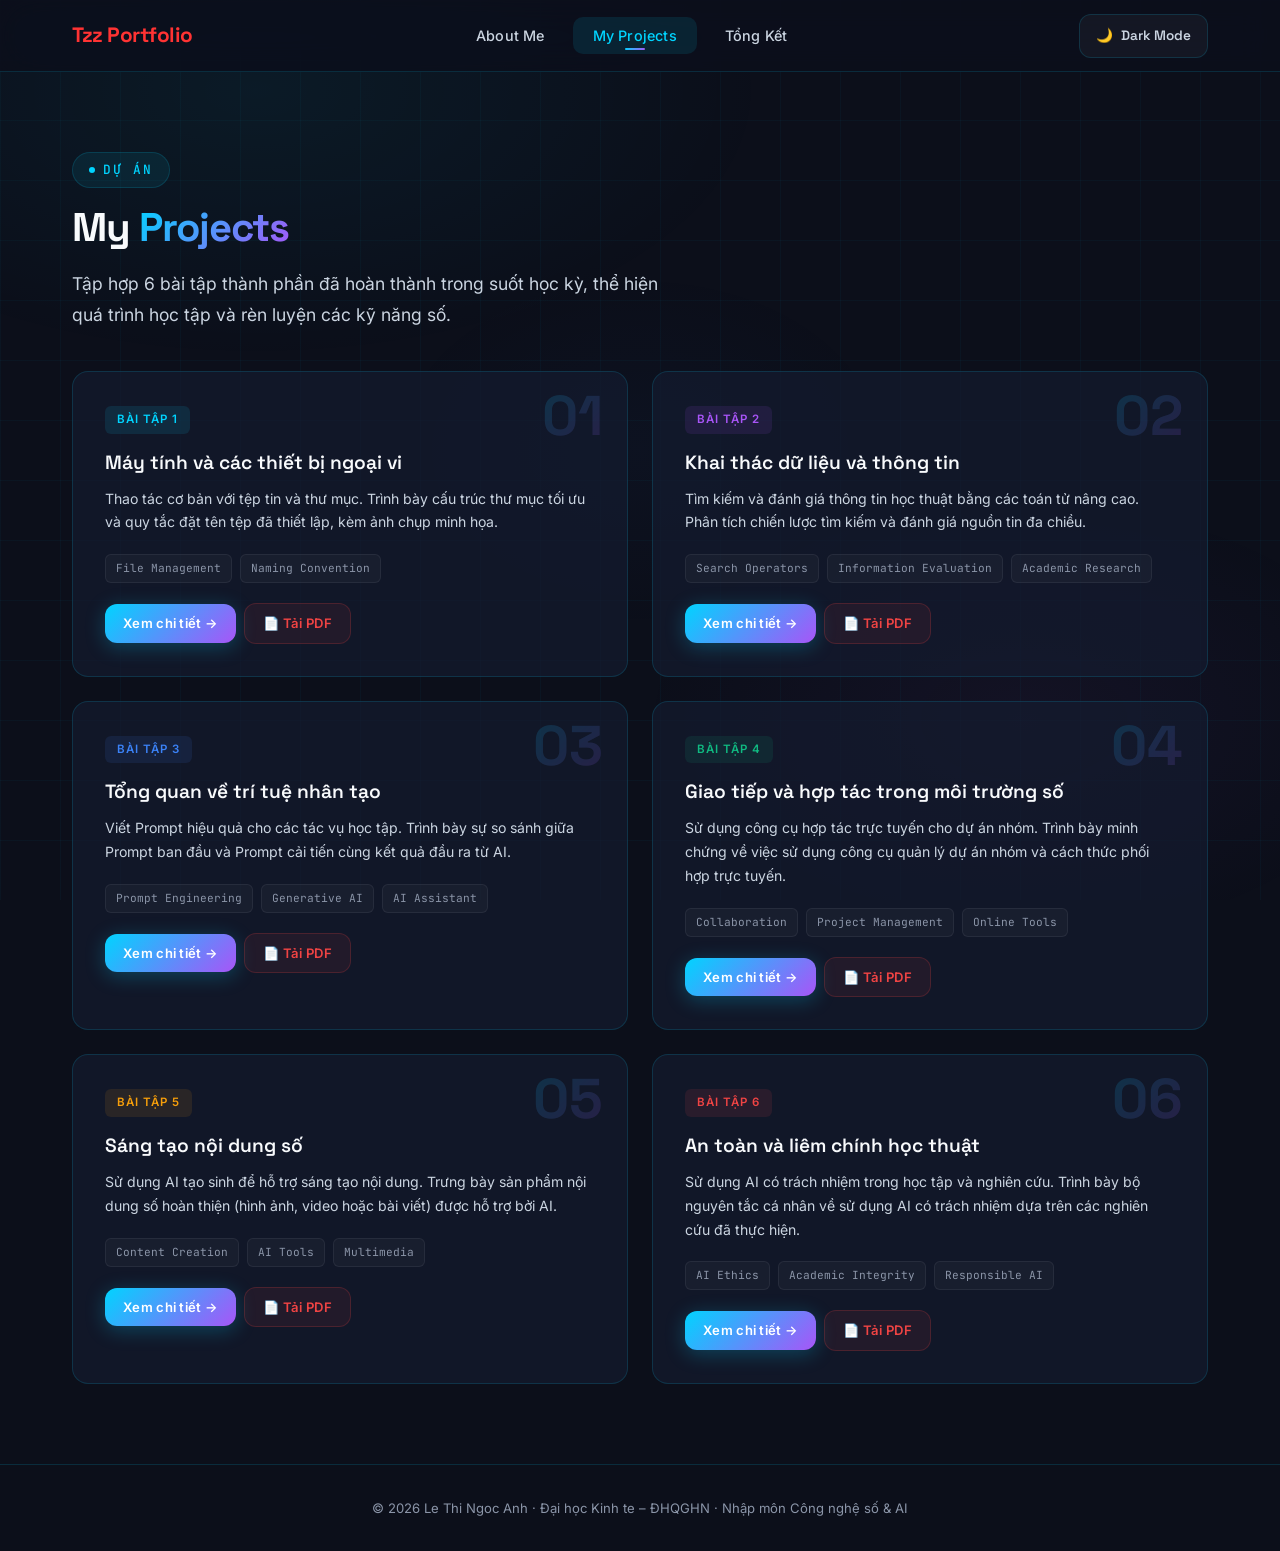
<file: projects.html>
<!DOCTYPE html>
<html lang="vi">

<head>
    <meta charset="UTF-8">
    <meta name="viewport" content="width=device-width, initial-scale=1.0">
    <meta name="description"
        content="Danh sách bài tập và dự án cá nhân - Portfolio Kỹ thuật số - Đại học Kinh te , ĐHQGHN">
    <title>My Projects | Tzz Portfolio </title>
    <link rel="preconnect" href="https://fonts.googleapis.com">
    <link rel="preconnect" href="https://fonts.gstatic.com" crossorigin>
    <link
        href="https://fonts.googleapis.com/css2?family=Inter:wght@300;400;500;600;700;800&family=Space+Grotesk:wght@400;500;600;700&family=JetBrains+Mono:wght@400;500&display=swap"
        rel="stylesheet">
    <link rel="stylesheet" href="styles.css">
</head>

<body>
    <div class="grid-bg"></div>
    <div class="particles">
        <div class="particle"></div>
        <div class="particle"></div>
        <div class="particle"></div>
        <div class="particle"></div>
        <div class="particle"></div>
        <div class="particle"></div>
        <div class="particle"></div>
        <div class="particle"></div>
    </div>

    <!-- NAVIGATION -->
    <nav class="navbar" id="navbar">
        <div class="nav-container">
            <a class="nav-logo" href="index.html">Tzz Portfolio</a>
            <button class="nav-toggle" id="navToggle" aria-label="Menu">
                <span></span><span></span><span></span>
            </button>
            <ul class="nav-links" id="navLinks">
                <li><a class="nav-link" href="index.html">About Me</a></li>
                <li><a class="nav-link" href="projects.html">My Projects</a></li>
                <li><a class="nav-link" href="summary.html">Tổng Kết</a></li>
            </ul>
            <button class="theme-toggle" id="themeToggle" onclick="toggleTheme()" aria-label="Dark / Light Mode"
                title="Dark / Light Mode">🌙</button>
        </div>
    </nav>

    <!-- PAGE CONTENT -->
    <div class="page">
        <section class="section">
            <div class="container">
                <span class="section-label"><span class="dot"></span> Dự án</span>
                <h2 class="section-title">My <span class="gradient">Projects</span></h2>
                <p class="section-subtitle">
                    Tập hợp 6 bài tập thành phần đã hoàn thành trong suốt học kỳ, thể hiện quá trình
                    học tập và rèn luyện các kỹ năng số.
                </p>

                <div class="projects-grid">
                    <!-- Project 1 -->
                    <div class="card project-card animate-on-scroll stagger-1">
                        <span class="project-number">01</span>
                        <span class="project-badge bt1">Bài tập 1</span>
                        <h3>Máy tính và các thiết bị ngoại vi</h3>
                        <p class="project-desc">
                            Thao tác cơ bản với tệp tin và thư mục. Trình bày cấu trúc thư mục tối ưu và quy tắc đặt tên
                            tệp đã thiết lập, kèm ảnh chụp minh họa.
                        </p>
                        <div class="project-tags">
                            <span class="project-tag">File Management</span>
                            <span class="project-tag">Naming Convention</span>
                        </div>
                        <div class="project-actions">
                            <a class="btn btn-primary btn-sm" href="bai1.html">Xem chi tiết →</a>
                            <a class="btn btn-pdf btn-sm" href="https://drive.google.com/file/d/1tBBHi8essaKFcVf90w_aA-NAhEYrJiNK/view?usp=drive_link" target="_blank">📄 Tải PDF</a>
                        </div>
                    </div>

                    <!-- Project 2 -->
                    <div class="card project-card animate-on-scroll stagger-2">
                        <span class="project-number">02</span>
                        <span class="project-badge bt2">Bài tập 2</span>
                        <h3>Khai thác dữ liệu và thông tin</h3>
                        <p class="project-desc">
                            Tìm kiếm và đánh giá thông tin học thuật bằng các toán tử nâng cao. Phân tích chiến lược tìm
                            kiếm và đánh giá nguồn tin đa chiều.
                        </p>
                        <div class="project-tags">
                            <span class="project-tag">Search Operators</span>
                            <span class="project-tag">Information Evaluation</span>
                            <span class="project-tag">Academic Research</span>
                        </div>
                        <div class="project-actions">
                            <a class="btn btn-primary btn-sm" href="bai2.html">Xem chi tiết →</a>
                            <a class="btn btn-pdf btn-sm" href="https://drive.google.com/file/d/13vBjyKszG29Okkl-rEhQ2f19Y26etNKV/view?usp=drive_link" target="_blank">📄 Tải PDF</a>
                        </div>
                    </div>

                    <!-- Project 3 -->
                    <div class="card project-card animate-on-scroll stagger-3">
                        <span class="project-number">03</span>
                        <span class="project-badge bt3">Bài tập 3</span>
                        <h3>Tổng quan về trí tuệ nhân tạo</h3>
                        <p class="project-desc">
                            Viết Prompt hiệu quả cho các tác vụ học tập. Trình bày sự so sánh giữa Prompt ban đầu và
                            Prompt cải tiến cùng kết quả đầu ra từ AI.
                        </p>
                        <div class="project-tags">
                            <span class="project-tag">Prompt Engineering</span>
                            <span class="project-tag">Generative AI</span>
                            <span class="project-tag">AI Assistant</span>
                        </div>
                        <div class="project-actions">
                            <a class="btn btn-primary btn-sm" href="bai3.html">Xem chi tiết →</a>
                            <a class="btn btn-pdf btn-sm" href="https://drive.google.com/file/d/1wmkuSU0aSr828WfTv2HgDlQrapgT8c70/view?usp=drive_link" target="_blank">📄 Tải PDF</a>
                        </div>
                    </div>

                    <!-- Project 4 -->
                    <div class="card project-card animate-on-scroll stagger-4">
                        <span class="project-number">04</span>
                        <span class="project-badge bt4">Bài tập 4</span>
                        <h3>Giao tiếp và hợp tác trong môi trường số</h3>
                        <p class="project-desc">
                            Sử dụng công cụ hợp tác trực tuyến cho dự án nhóm. Trình bày minh chứng về việc sử dụng công
                            cụ quản lý dự án nhóm và cách thức phối hợp trực tuyến.
                        </p>
                        <div class="project-tags">
                            <span class="project-tag">Collaboration</span>
                            <span class="project-tag">Project Management</span>
                            <span class="project-tag">Online Tools</span>
                        </div>
                        <div class="project-actions">
                            <a class="btn btn-primary btn-sm" href="bai4.html">Xem chi tiết →</a>
                            <a class="btn btn-pdf btn-sm" href="https://drive.google.com/file/d/19ukJlxvOndnSF-pXO6MqnsQ-kkt6Res_/view?usp=sharing" target="_blank">📄 Tải PDF</a>
                        </div>
                    </div>

                    <!-- Project 5 -->
                    <div class="card project-card animate-on-scroll stagger-5">
                        <span class="project-number">05</span>
                        <span class="project-badge bt5">Bài tập 5</span>
                        <h3>Sáng tạo nội dung số</h3>
                        <p class="project-desc">
                            Sử dụng AI tạo sinh để hỗ trợ sáng tạo nội dung. Trưng bày sản phẩm nội dung số hoàn thiện
                            (hình ảnh, video hoặc bài viết) được hỗ trợ bởi AI.
                        </p>
                        <div class="project-tags">
                            <span class="project-tag">Content Creation</span>
                            <span class="project-tag">AI Tools</span>
                            <span class="project-tag">Multimedia</span>
                        </div>
                        <div class="project-actions">
                            <a class="btn btn-primary btn-sm" href="bai5.html">Xem chi tiết →</a>
                            <a class="btn btn-pdf btn-sm" href="https://drive.google.com/file/d/1L0asw-sacld658030Bk9o7kNYj9p3uf8/view?usp=sharing" target="_blank">📄 Tải PDF</a>
                        </div>
                    </div>

                    <!-- Project 6 -->
                    <div class="card project-card animate-on-scroll stagger-6">
                        <span class="project-number">06</span>
                        <span class="project-badge bt6">Bài tập 6</span>
                        <h3>An toàn và liêm chính học thuật</h3>
                        <p class="project-desc">
                            Sử dụng AI có trách nhiệm trong học tập và nghiên cứu. Trình bày bộ nguyên tắc cá nhân về sử
                            dụng AI có trách nhiệm dựa trên các nghiên cứu đã thực hiện.
                        </p>
                        <div class="project-tags">
                            <span class="project-tag">AI Ethics</span>
                            <span class="project-tag">Academic Integrity</span>
                            <span class="project-tag">Responsible AI</span>
                        </div>
                        <div class="project-actions">
                            <a class="btn btn-primary btn-sm" href="bai6.html">Xem chi tiết →</a>
                            <a class="btn btn-pdf btn-sm" href="https://drive.google.com/file/d/1WcbBmKbz4SNjVEnd9l5IxWpzFJW-sZ7E/view?usp=drive_link" target="_blank">📄 Tải PDF</a>
                        </div>
                    </div>
                </div>
            </div>
        </section>
    </div>

    <!-- FOOTER -->
    <footer class="footer">
        <div class="container">
            <p>© 2026 Le Thi Ngoc Anh · Đại học Kinh te – ĐHQGHN · Nhập môn Công nghệ số &amp; AI</p>
        </div>
    </footer>

    <script src="script.js"></script>
</body>

</html>
</file>
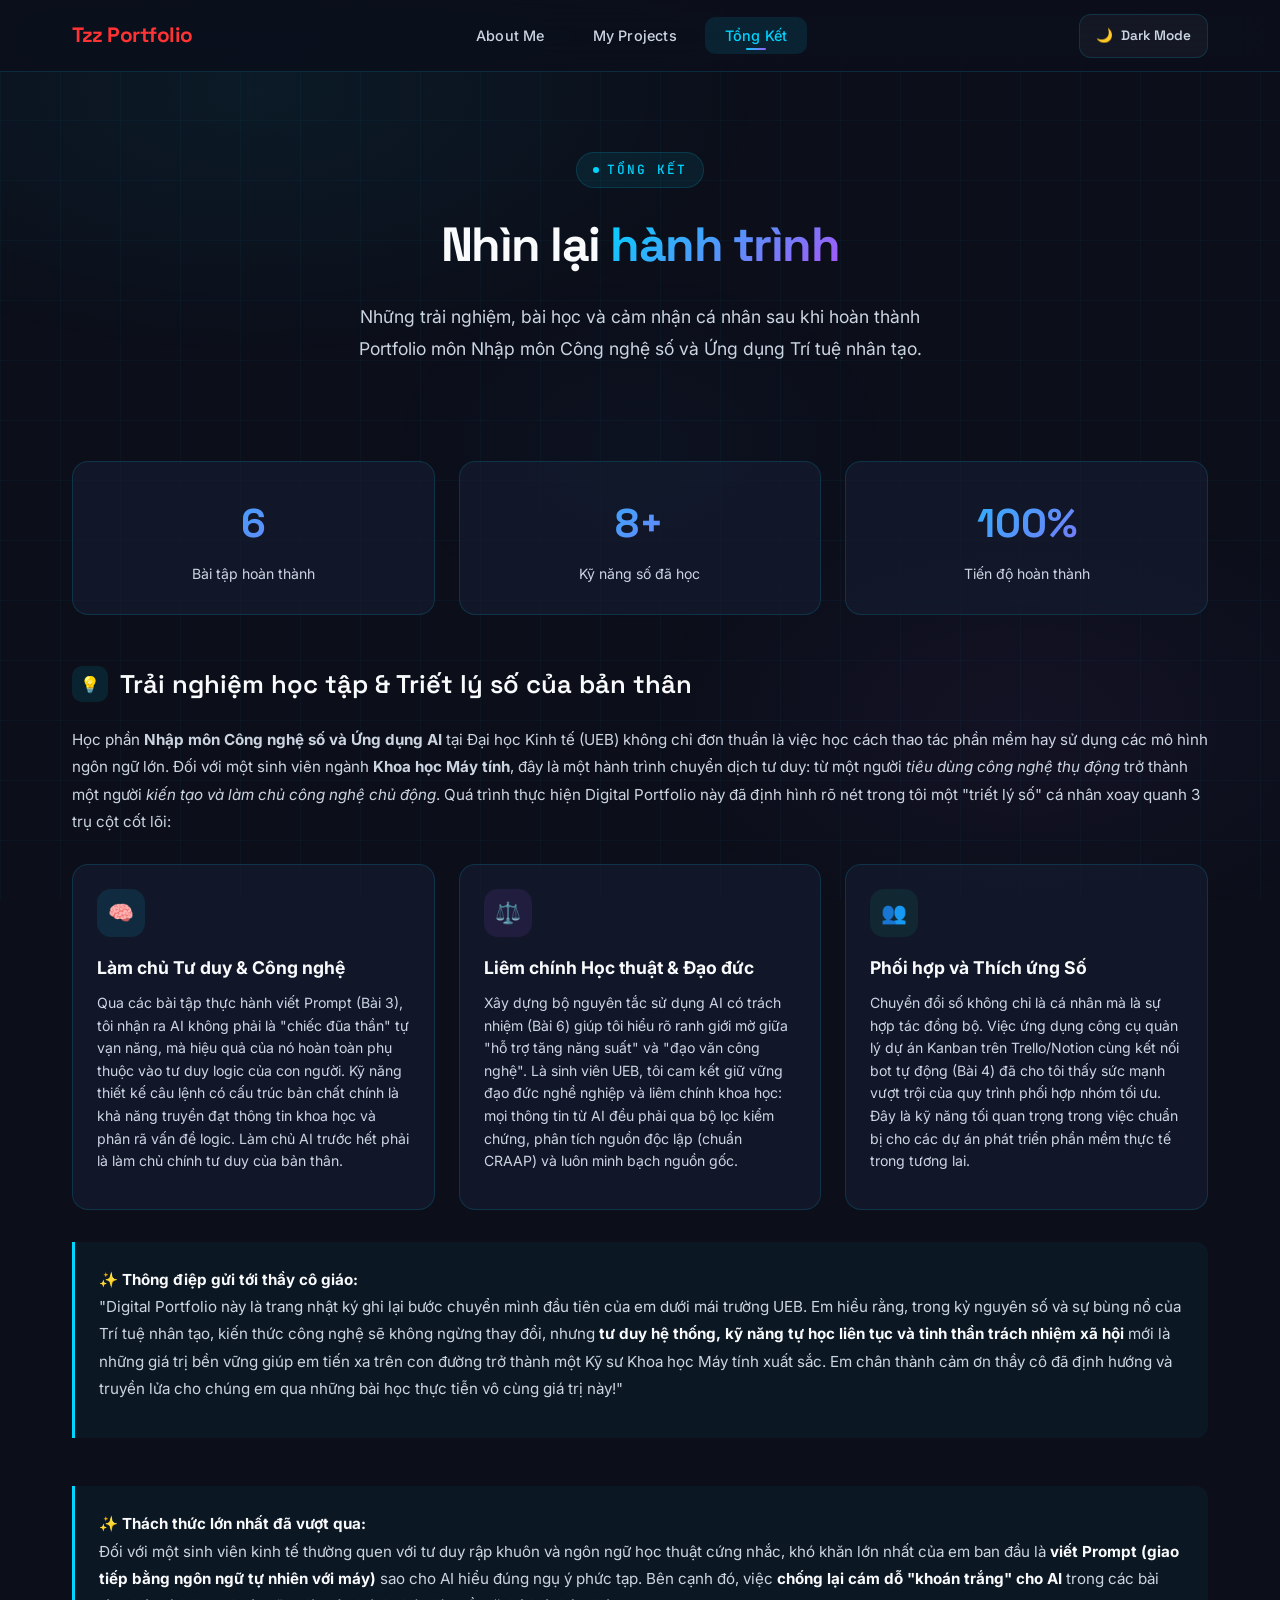
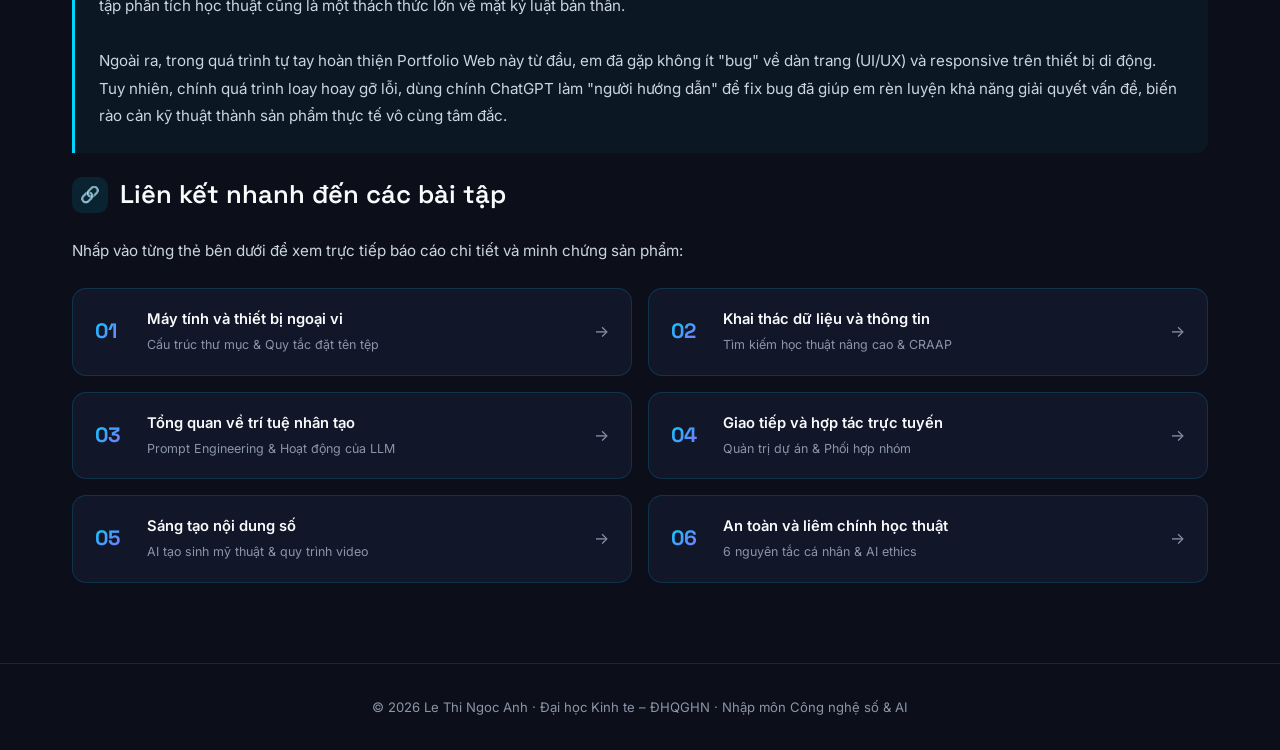
<file: summary.html>
<!DOCTYPE html>
<html lang="vi">

<head>
    <meta charset="UTF-8">
    <meta name="viewport" content="width=device-width, initial-scale=1.0">
    <meta name="description"
        content="Tổng kết hành trình học tập môn Nhập môn Công nghệ số và AI - Portfolio Kỹ thuật số">
    <title>Summary | Tzz Portfolio</title>
    <link rel="preconnect" href="https://fonts.googleapis.com">
    <link rel="preconnect" href="https://fonts.gstatic.com" crossorigin>
    <link
        href="https://fonts.googleapis.com/css2?family=Inter:wght@300;400;500;600;700;800&family=Space+Grotesk:wght@400;500;600;700&family=JetBrains+Mono:wght@400;500&display=swap"
        rel="stylesheet">
    <link rel="stylesheet" href="styles.css">
</head>

<body>
    <div class="grid-bg"></div>
    <div class="particles">
        <div class="particle"></div>
        <div class="particle"></div>
        <div class="particle"></div>
        <div class="particle"></div>
        <div class="particle"></div>
        <div class="particle"></div>
        <div class="particle"></div>
        <div class="particle"></div>
    </div>

    <!-- NAVIGATION -->
    <nav class="navbar" id="navbar">
        <div class="nav-container">
            <a class="nav-logo" href="index.html">Tzz Portfolio</a>
            <button class="nav-toggle" id="navToggle" aria-label="Menu">
                <span></span><span></span><span></span>
            </button>
            <ul class="nav-links" id="navLinks">
                <li><a class="nav-link" href="index.html">About Me</a></li>
                <li><a class="nav-link" href="projects.html">My Projects</a></li>
                <li><a class="nav-link" href="summary.html">Tổng Kết</a></li>
            </ul>
            <button class="theme-toggle" id="themeToggle" onclick="toggleTheme()" aria-label="Dark / Light Mode"
                title="Dark / Light Mode">🌙</button>
        </div>
    </nav>

    <!-- PAGE CONTENT -->
    <div class="page">
        <div class="container">
            <!-- Summary Hero -->
            <div class="summary-hero">
                <span class="section-label"><span class="dot"></span> Tổng kết</span>
                <h1>Nhìn lại <span class="text-gradient">hành trình</span></h1>
                <p class="section-subtitle" style="margin: 0 auto;">
                    Những trải nghiệm, bài học và cảm nhận cá nhân sau khi hoàn thành Portfolio
                    môn Nhập môn Công nghệ số và Ứng dụng Trí tuệ nhân tạo.
                </p>
            </div>

            <!-- Stats Grid -->
            <div class="summary-grid animate-on-scroll">
                <div class="stat-card">
                    <div class="stat-number">6</div>
                    <div class="stat-label">Bài tập hoàn thành</div>
                </div>
                <div class="stat-card">
                    <div class="stat-number">8+</div>
                    <div class="stat-label">Kỹ năng số đã học</div>
                </div>
                <div class="stat-card">
                    <div class="stat-number">100%</div>
                    <div class="stat-label">Tiến độ hoàn thành</div>
                </div>
            </div>

            <!-- Content: Reflection -->
            <div class="summary-section animate-on-scroll">
                <h2><span class="block-icon">💡</span> Trải nghiệm học tập & Triết lý số của bản thân</h2>
                <p>
                    Học phần <strong>Nhập môn Công nghệ số và Ứng dụng AI</strong> tại Đại học Kinh tế (UEB) không chỉ
                    đơn thuần là việc học cách thao tác phần mềm hay sử dụng các mô hình ngôn ngữ lớn. Đối với một sinh
                    viên ngành <strong>Khoa học Máy tính</strong>, đây là một hành trình chuyển dịch tư duy: từ một
                    người <em>tiêu dùng công nghệ thụ động</em> trở thành một người <em>kiến tạo và làm chủ công nghệ
                        chủ động</em>. Quá trình thực hiện Digital Portfolio này đã định hình rõ nét trong tôi một
                    "triết lý số" cá nhân xoay quanh 3 trụ cột cốt lõi:
                </p>

                <div class="about-grid" style="margin-top: 28px;">
                    <!-- Trụ cột 1 -->
                    <div class="card" style="padding: 24px;">
                        <div class="about-card-icon cyan">🧠</div>
                        <h3 style="font-size: 1.1rem; margin-bottom: 10px;">Làm chủ Tư duy & Công nghệ</h3>
                        <p style="font-size: 0.88rem; color: var(--text-secondary); line-height: 1.6;">
                            Qua các bài tập thực hành viết Prompt (Bài 3), tôi nhận ra AI không phải là "chiếc đũa thần"
                            tự vạn năng, mà hiệu quả của nó hoàn toàn phụ thuộc vào tư duy logic của con người. Kỹ năng
                            thiết kế câu lệnh có cấu trúc bản chất chính là khả năng truyền đạt thông tin khoa học và
                            phân rã vấn đề logic. Làm chủ AI trước hết phải là làm chủ chính tư duy của bản thân.
                        </p>
                    </div>
                    <!-- Trụ cột 2 -->
                    <div class="card" style="padding: 24px;">
                        <div class="about-card-icon purple">⚖️</div>
                        <h3 style="font-size: 1.1rem; margin-bottom: 10px;">Liêm chính Học thuật & Đạo đức</h3>
                        <p style="font-size: 0.88rem; color: var(--text-secondary); line-height: 1.6;">
                            Xây dựng bộ nguyên tắc sử dụng AI có trách nhiệm (Bài 6) giúp tôi hiểu rõ ranh giới mờ giữa
                            "hỗ trợ tăng năng suất" và "đạo văn công nghệ". Là sinh viên UEB, tôi cam kết giữ vững đạo
                            đức nghề nghiệp và liêm chính khoa học: mọi thông tin từ AI đều phải qua bộ lọc kiểm chứng,
                            phân tích nguồn độc lập (chuẩn CRAAP) và luôn minh bạch nguồn gốc.
                        </p>
                    </div>
                    <!-- Trụ cột 3 -->
                    <div class="card" style="padding: 24px;">
                        <div class="about-card-icon emerald">👥</div>
                        <h3 style="font-size: 1.1rem; margin-bottom: 10px;">Phối hợp và Thích ứng Số</h3>
                        <p style="font-size: 0.88rem; color: var(--text-secondary); line-height: 1.6;">
                            Chuyển đổi số không chỉ là cá nhân mà là sự hợp tác đồng bộ. Việc ứng dụng công cụ quản lý
                            dự án Kanban trên Trello/Notion cùng kết nối bot tự động (Bài 4) đã cho tôi thấy sức mạnh
                            vượt trội của quy trình phối hợp nhóm tối ưu. Đây là kỹ năng tối quan trọng trong việc chuẩn
                            bị cho các dự án phát triển phần mềm thực tế trong tương lai.
                        </p>
                    </div>
                </div>

                <div class="info-box"
                    style="border-left-color: var(--accent-cyan); background: rgba(0, 212, 255, 0.04); margin-top: 32px; padding: 24px;">
                    <p style="font-size: 0.95rem; line-height: 1.8;">
                        <strong>✨ Thông điệp gửi tới thầy cô giáo:</strong><br>
                        "Digital Portfolio này là trang nhật ký ghi lại bước chuyển mình đầu tiên của em dưới mái trường
                        UEB. Em hiểu rằng, trong kỷ nguyên số và sự bùng nổ của Trí tuệ nhân tạo, kiến thức công nghệ sẽ
                        không ngừng thay đổi, nhưng <strong>tư duy hệ thống, kỹ năng tự học liên tục và tinh thần trách
                            nhiệm xã hội</strong> mới là những giá trị bền vững giúp em tiến xa trên con đường trở thành
                        một Kỹ sư Khoa học Máy tính xuất sắc. Em chân thành cảm ơn thầy cô đã định hướng và truyền lửa
                        cho chúng em qua những bài học thực tiễn vô cùng giá trị này!"
                    </p>
                </div>
            </div>

            <!-- THÊM PHẦN NÀY ĐỂ ĂN TRỌN ĐIỂM "THÁCH THỨC" -->
                <div class="info-box"
                    style="border-left-color: var(--accent-cyan); background: rgba(0, 212, 255, 0.04); margin-top: 32px; padding: 24px;">
                    <p style="font-size: 0.95rem; line-height: 1.8;">
                        <strong>✨ Thách thức lớn nhất đã vượt qua:</strong><br>
                        Đối với một sinh viên kinh tế thường quen với tư duy rập khuôn và ngôn ngữ học thuật cứng nhắc, khó khăn lớn nhất của em ban đầu là <strong>viết Prompt (giao tiếp bằng ngôn ngữ tự nhiên với máy)</strong> sao cho AI hiểu đúng ngụ ý phức tạp. Bên cạnh đó, việc <strong>chống lại cám dỗ "khoán trắng" cho AI</strong> trong các bài tập phân tích học thuật cũng là một thách thức lớn về mặt kỷ luật bản thân. 
                        <br><br>
                        Ngoài ra, trong quá trình tự tay hoàn thiện Portfolio Web này từ đầu, em đã gặp không ít "bug" về dàn trang (UI/UX) và responsive trên thiết bị di động. Tuy nhiên, chính quá trình loay hoay gỡ lỗi, dùng chính ChatGPT làm "người hướng dẫn" để fix bug đã giúp em rèn luyện khả năng giải quyết vấn đề, biến rào cản kỹ thuật thành sản phẩm thực tế vô cùng tâm đắc.
                    </p>
                </div>
                <!-- KẾT THÚC PHẦN THÊM -->


            <!-- Content: Project Quick Links -->
            <div class="summary-section animate-on-scroll" style="margin-bottom: 80px;">
                <h2><span class="block-icon">🔗</span> Liên kết nhanh đến các bài tập</h2>
                <p>Nhấp vào từng thẻ bên dưới để xem trực tiếp báo cáo chi tiết và minh chứng sản phẩm:</p>

                <div class="project-links-grid">
                    <a class="project-link-card" href="bai1.html">
                        <span class="project-link-number">01</span>
                        <div class="project-link-info">
                            <h4>Máy tính và thiết bị ngoại vi</h4>
                            <p>Cấu trúc thư mục & Quy tắc đặt tên tệp</p>
                        </div>
                        <span class="project-link-arrow">→</span>
                    </a>

                    <a class="project-link-card" href="bai2.html">
                        <span class="project-link-number">02</span>
                        <div class="project-link-info">
                            <h4>Khai thác dữ liệu và thông tin</h4>
                            <p>Tìm kiếm học thuật nâng cao & CRAAP</p>
                        </div>
                        <span class="project-link-arrow">→</span>
                    </a>

                    <a class="project-link-card" href="bai3.html">
                        <span class="project-link-number">03</span>
                        <div class="project-link-info">
                            <h4>Tổng quan về trí tuệ nhân tạo</h4>
                            <p>Prompt Engineering & Hoạt động của LLM</p>
                        </div>
                        <span class="project-link-arrow">→</span>
                    </a>

                    <a class="project-link-card" href="bai4.html">
                        <span class="project-link-number">04</span>
                        <div class="project-link-info">
                            <h4>Giao tiếp và hợp tác trực tuyến</h4>
                            <p>Quản trị dự án & Phối hợp nhóm</p>
                        </div>
                        <span class="project-link-arrow">→</span>
                    </a>

                    <a class="project-link-card" href="bai5.html">
                        <span class="project-link-number">05</span>
                        <div class="project-link-info">
                            <h4>Sáng tạo nội dung số</h4>
                            <p>AI tạo sinh mỹ thuật & quy trình video</p>
                        </div>
                        <span class="project-link-arrow">→</span>
                    </a>

                    <a class="project-link-card" href="bai6.html">
                        <span class="project-link-number">06</span>
                        <div class="project-link-info">
                            <h4>An toàn và liêm chính học thuật</h4>
                            <p>6 nguyên tắc cá nhân & AI ethics</p>
                        </div>
                        <span class="project-link-arrow">→</span>
                    </a>
                </div>
            </div>
        </div>
    </div>

    <!-- FOOTER -->
    <footer class="footer">
        <div class="container">
            <p>© 2026 Le Thi Ngoc Anh · Đại học Kinh te – ĐHQGHN · Nhập môn Công nghệ số &amp; AI</p>
        </div>
    </footer>

    <script src="script.js"></script>
</body>

</html>
</file>
<file: styles.css>
/* ==========================================
   CSS RESET & VARIABLES
   ========================================== */
*, *::before, *::after {
    margin: 0;
    padding: 0;
    box-sizing: border-box;
}

:root {
    /* Color palette - Dark Mode (default) */
    --bg-primary: #0c0f1a;
    --bg-secondary: #121829;
    --bg-card: rgba(20, 28, 48, 0.7);
    --bg-card-hover: rgba(28, 39, 66, 0.85);
    --bg-nav: rgba(12, 15, 26, 0.85);
    --border-color: rgba(0, 212, 255, 0.15);
    --border-hover: rgba(0, 212, 255, 0.35);

    /* Accent colors */
    --accent-cyan: #00d4ff;
    --accent-purple: #a855f7;
    --accent-blue: #3b82f6;
    --accent-emerald: #10b981;
    --gradient-primary: linear-gradient(135deg, #00d4ff, #a855f7);
    --gradient-secondary: linear-gradient(135deg, #3b82f6, #00d4ff);
    --gradient-card: linear-gradient(145deg, rgba(0, 212, 255, 0.06), rgba(168, 85, 247, 0.06));

    /* Text colors */
    --text-primary: #f8fafc;
    --text-secondary: #cbd5e1;
    --text-muted: #8b95a8;
    --text-accent: #00d4ff;

    /* Grid & particles */
    --grid-color: rgba(0, 212, 255, 0.035);
    --particle-color: var(--accent-cyan);

    /* Spacing */
    --nav-height: 72px;
    --section-padding: 80px;
    --container-max: 1200px;

    /* Transitions */
    --transition-fast: 0.2s cubic-bezier(0.4, 0, 0.2, 1);
    --transition-normal: 0.35s cubic-bezier(0.4, 0, 0.2, 1);
    --transition-slow: 0.5s cubic-bezier(0.4, 0, 0.2, 1);
}

/* ==========================================
   LIGHT MODE
   ========================================== */
[data-theme="light"] {
    --bg-primary: #f5f7fb;
    --bg-secondary: #e8ecf4;
    --bg-card: rgba(255, 255, 255, 0.85);
    --bg-card-hover: rgba(255, 255, 255, 0.95);
    --bg-nav: rgba(245, 247, 251, 0.9);
    --border-color: rgba(0, 140, 210, 0.12);
    --border-hover: rgba(0, 140, 210, 0.3);

    --accent-cyan: #0091d5;
    --accent-purple: #7c3aed;
    --accent-blue: #2563eb;
    --accent-emerald: #059669;
    --gradient-primary: linear-gradient(135deg, #0091d5, #7c3aed);
    --gradient-secondary: linear-gradient(135deg, #2563eb, #0091d5);
    --gradient-card: linear-gradient(145deg, rgba(0, 145, 213, 0.04), rgba(124, 58, 237, 0.04));

    --text-primary: #1a1d2e;
    --text-secondary: #4a5568;
    --text-muted: #8896ab;
    --text-accent: #0091d5;

    --grid-color: rgba(0, 100, 180, 0.04);
    --particle-color: #0091d5;
}

[data-theme="light"] body::before {
    background:
        radial-gradient(ellipse 80% 60% at 20% 10%, rgba(0, 145, 213, 0.06) 0%, transparent 50%),
        radial-gradient(ellipse 60% 50% at 80% 80%, rgba(124, 58, 237, 0.05) 0%, transparent 50%),
        radial-gradient(ellipse 40% 40% at 50% 50%, rgba(37, 99, 235, 0.03) 0%, transparent 50%);
}


[data-theme="light"] .card { box-shadow: 0 1px 3px rgba(0,0,0,0.06); }
[data-theme="light"] .card:hover { box-shadow: 0 12px 40px rgba(0,0,0,0.08), 0 0 20px rgba(0,145,213,0.06); }
[data-theme="light"] .comparison-table th { background: rgba(0,145,213,0.06); }
[data-theme="light"] .code-block { background: rgba(0,0,0,0.04); border-color: rgba(0,0,0,0.08); }
[data-theme="light"] .screenshot-area { background: rgba(0,145,213,0.03); border-color: rgba(0,145,213,0.15); }
[data-theme="light"] .nav-toggle span { background: var(--text-primary); }
[data-theme="light"] .detail-back { border-color: rgba(0,0,0,0.08); }
[data-theme="light"] .project-tag { background: rgba(0,0,0,0.03); border-color: rgba(0,0,0,0.06); }
[data-theme="light"] .btn-ghost { background: rgba(0,0,0,0.03); border-color: rgba(0,0,0,0.06); }

html {
    scroll-behavior: smooth;
    transition: background-color 0.3s ease, color 0.3s ease;
}

body {
    font-family: 'Inter', -apple-system, BlinkMacSystemFont, sans-serif;
    background-color: var(--bg-primary);
    color: var(--text-primary);
    line-height: 1.7;
    overflow-x: hidden;
    min-height: 100vh;
    transition: background-color 0.3s ease, color 0.3s ease;
}

/* ==========================================
   BACKGROUND EFFECTS
   ========================================== */
body::before {
    content: '';
    position: fixed;
    top: 0; left: 0;
    width: 100%; height: 100%;
    background:
        radial-gradient(ellipse 80% 60% at 20% 10%, rgba(0,212,255,0.06) 0%, transparent 50%),
        radial-gradient(ellipse 60% 50% at 80% 80%, rgba(168,85,247,0.05) 0%, transparent 50%),
        radial-gradient(ellipse 40% 40% at 50% 50%, rgba(59,130,246,0.03) 0%, transparent 50%);
    pointer-events: none;
    z-index: 0;
}

.grid-bg {
    position: fixed;
    top: 0; left: 0;
    width: 100%; height: 100%;
    background-image:
        linear-gradient(var(--grid-color) 1px, transparent 1px),
        linear-gradient(90deg, var(--grid-color) 1px, transparent 1px);
    background-size: 60px 60px;
    pointer-events: none;
    z-index: 0;
}

.particles {
    position: fixed;
    top: 0; left: 0;
    width: 100%; height: 100%;
    pointer-events: none;
    z-index: 0;
    overflow: hidden;
}

.particle {
    position: absolute;
    border-radius: 50%;
    pointer-events: none;
    will-change: transform, opacity;
}

/* Star style (Dark Mode) */
.particle.star {
    width: 2px;
    height: 2px;
    background: #ffffff;
    box-shadow: 0 0 8px 1px #ffffff, 0 0 15px 3px rgba(0, 212, 255, 0.6);
    opacity: 0;
    animation: diagonal-stars 8s linear infinite;
}

@keyframes diagonal-stars {
    0% {
        transform: translate(0, 0) scale(0.4);
        opacity: 0;
    }
    10% {
        opacity: 0.8;
    }
    90% {
        opacity: 0.8;
    }
    100% {
        transform: translate(60vh, 60vh) scale(1.2);
        opacity: 0;
    }
}

/* Fireball style (Light Mode) */
.particle.fireball {
    width: 8px;
    height: 8px;
    background: radial-gradient(circle, #ff5722 0%, #ff9800 60%, rgba(255, 152, 0, 0) 100%);
    box-shadow: 0 0 12px 3px #ff5722, 0 0 20px #ff9800;
    opacity: 0;
    animation: diagonal-fireballs 9s linear infinite;
}

@keyframes diagonal-fireballs {
    0% {
        transform: translate(0, 0) scale(0.5);
        opacity: 0;
    }
    10% {
        opacity: 0.8;
    }
    90% {
        opacity: 0.8;
    }
    100% {
        transform: translate(60vh, 60vh) scale(1.2);
        opacity: 0;
    }
}

/* ==========================================
   NAVIGATION
   ========================================== */
.navbar {
    position: fixed;
    top: 0; left: 0;
    width: 100%;
    height: var(--nav-height);
    background: var(--bg-nav);
    backdrop-filter: blur(20px) saturate(180%);
    -webkit-backdrop-filter: blur(20px) saturate(180%);
    border-bottom: 1px solid var(--border-color);
    z-index: 1000;
    display: flex;
    align-items: center;
    justify-content: center;
    transition: var(--transition-normal);
}

.navbar.scrolled {
    background: rgba(12, 15, 26, 0.96);
    box-shadow: 0 4px 30px rgba(0,0,0,0.3);
}

[data-theme="light"] .navbar.scrolled {
    background: rgba(245, 247, 251, 0.97);
    box-shadow: 0 4px 20px rgba(0,0,0,0.06);
}

.nav-container {
    width: 100%;
    max-width: var(--container-max);
    padding: 0 32px;
    display: flex;
    align-items: center;
    justify-content: space-between;
}

.nav-logo {
    font-family: 'Space Grotesk', sans-serif;
    font-size: 1.3rem;
    font-weight: 700;
    color: #ff3333;
    cursor: pointer;
    letter-spacing: -0.5px;
    transition: var(--transition-fast);
    text-decoration: none;
    animation: fireGlow 1.5s ease-in-out infinite alternate;
}

@keyframes fireGlow {
    0% {
        text-shadow: 0 0 5px rgba(255,51,51,0.5), 0 0 10px rgba(255,51,51,0.3);
        transform: scale(1);
    }
    100% {
        text-shadow: 0 0 10px rgba(255,51,51,0.8), 0 0 20px rgba(255,51,51,0.6), 0 0 30px rgba(255,102,0,0.4);
        transform: scale(1.02);
    }
}

.nav-logo:hover { filter: brightness(1.3); }

.nav-links {
    display: flex;
    align-items: center;
    gap: 8px;
    list-style: none;
}

.nav-link {
    padding: 10px 20px;
    font-size: 0.9rem;
    font-weight: 500;
    color: var(--text-secondary);
    text-decoration: none;
    border-radius: 10px;
    cursor: pointer;
    transition: var(--transition-fast);
    position: relative;
    letter-spacing: 0.2px;
}

.nav-link:hover {
    color: var(--text-primary);
    background: rgba(0, 212, 255, 0.06);
}

.nav-link.active {
    color: var(--accent-cyan);
    background: rgba(0, 212, 255, 0.1);
}

.nav-link.active::after {
    content: '';
    position: absolute;
    bottom: 4px;
    left: 50%;
    transform: translateX(-50%);
    width: 20px; height: 2px;
    background: var(--gradient-primary);
    border-radius: 1px;
}

/* Theme toggle */
.theme-toggle {
    height: 44px;
    padding: 0 16px;
    border-radius: 12px;
    border: 1px solid var(--border-color);
    background: rgba(255,255,255,0.04);
    color: var(--text-secondary);
    cursor: pointer;
    display: inline-flex;
    align-items: center;
    justify-content: center;
    gap: 8px;
    font-family: 'Space Grotesk', sans-serif;
    font-size: 0.85rem;
    font-weight: 600;
    transition: var(--transition-fast);
    margin-left: 8px;
    flex-shrink: 0;
}

.theme-toggle:hover {
    background: rgba(0,212,255,0.08);
    border-color: var(--border-hover);
    color: var(--accent-cyan);
}

[data-theme="light"] .theme-toggle { background: rgba(0,0,0,0.04); }
[data-theme="light"] .theme-toggle:hover { background: rgba(0,145,213,0.08); }

/* Mobile menu */
.nav-toggle {
    display: none;
    flex-direction: column;
    gap: 5px;
    cursor: pointer;
    padding: 5px;
    background: none;
    border: none;
}

.nav-toggle span {
    width: 24px; height: 2px;
    background: var(--text-primary);
    border-radius: 2px;
    transition: var(--transition-fast);
}

/* ==========================================
   LAYOUT & CONTAINERS
   ========================================== */
.page {
    position: relative;
    z-index: 1;
    min-height: 100vh;
    padding-top: var(--nav-height);
    animation: pageIn 0.5s ease forwards;
}

@keyframes pageIn {
    from { opacity: 0; transform: translateY(20px); }
    to { opacity: 1; transform: translateY(0); }
}

.container {
    max-width: var(--container-max);
    margin: 0 auto;
    padding: 0 32px;
}

.section {
    padding: var(--section-padding) 0;
}

.section-label {
    display: inline-flex;
    align-items: center;
    gap: 8px;
    font-family: 'JetBrains Mono', monospace;
    font-size: 0.8rem;
    font-weight: 500;
    color: var(--accent-cyan);
    text-transform: uppercase;
    letter-spacing: 2px;
    margin-bottom: 16px;
    padding: 6px 16px;
    background: rgba(0, 212, 255, 0.08);
    border: 1px solid rgba(0, 212, 255, 0.15);
    border-radius: 20px;
}

.section-label .dot {
    width: 6px; height: 6px;
    background: var(--accent-cyan);
    border-radius: 50%;
    animation: pulse-dot 2s infinite;
}

@keyframes pulse-dot {
    0%, 100% { opacity: 1; }
    50% { opacity: 0.3; }
}

.section-title {
    font-family: 'Space Grotesk', sans-serif;
    font-size: 2.5rem;
    font-weight: 700;
    line-height: 1.2;
    margin-bottom: 16px;
    letter-spacing: -1px;
}

.section-title .gradient {
    background: var(--gradient-primary);
    -webkit-background-clip: text;
    -webkit-text-fill-color: transparent;
    background-clip: text;
}

.section-subtitle {
    font-size: 1.1rem;
    color: var(--text-secondary);
    max-width: 600px;
    line-height: 1.8;
}

/* ==========================================
   CARDS
   ========================================== */
.card {
    background: var(--bg-card);
    border: 1px solid var(--border-color);
    border-radius: 16px;
    padding: 32px;
    transition: var(--transition-normal);
    position: relative;
    overflow: hidden;
}

.card::before {
    content: '';
    position: absolute;
    top: 0; left: 0; right: 0;
    height: 1px;
    background: var(--gradient-primary);
    opacity: 0;
    transition: var(--transition-normal);
}

.card:hover {
    background: var(--bg-card-hover);
    border-color: var(--border-hover);
    transform: translateY(-4px);
    box-shadow: 0 20px 60px rgba(0,0,0,0.3), 0 0 40px rgba(0,212,255,0.05);
}

.card:hover::before { opacity: 1; }

/* ==========================================
   BUTTONS
   ========================================== */
.btn {
    display: inline-flex;
    align-items: center;
    gap: 8px;
    padding: 12px 28px;
    font-family: 'Inter', sans-serif;
    font-size: 0.9rem;
    font-weight: 600;
    border-radius: 12px;
    cursor: pointer;
    transition: var(--transition-fast);
    text-decoration: none;
    border: none;
    letter-spacing: 0.3px;
}

.btn-primary {
    background: var(--gradient-primary);
    color: #fff;
    box-shadow: 0 4px 20px rgba(0,212,255,0.25);
}

.btn-primary:hover {
    box-shadow: 0 6px 30px rgba(0,212,255,0.4);
    transform: translateY(-2px);
    filter: brightness(1.1);
}

.btn-outline {
    background: transparent;
    color: var(--accent-cyan);
    border: 1px solid rgba(0,212,255,0.3);
}

.btn-outline:hover {
    background: rgba(0,212,255,0.08);
    border-color: var(--accent-cyan);
    box-shadow: 0 0 20px rgba(0,212,255,0.15);
}

.btn-ghost {
    background: rgba(255,255,255,0.04);
    color: var(--text-secondary);
    border: 1px solid rgba(255,255,255,0.06);
}

.btn-ghost:hover {
    background: rgba(255,255,255,0.08);
    color: var(--text-primary);
}

.btn-pdf {
    background: rgba(239, 68, 68, 0.08);
    color: #ef4444;
    border: 1px solid rgba(239, 68, 68, 0.2);
}

.btn-pdf:hover {
    background: rgba(239, 68, 68, 0.15);
    border-color: rgba(239, 68, 68, 0.4);
    box-shadow: 0 0 20px rgba(239, 68, 68, 0.15);
    transform: translateY(-2px);
}

.btn-sm { padding: 8px 18px; font-size: 0.82rem; }

/* ==========================================
   HERO SECTION (ABOUT ME)
   ========================================== */
.hero {
    min-height: calc(100vh - var(--nav-height));
    display: flex;
    align-items: center;
    position: relative;
}

.hero-content {
    display: grid;
    grid-template-columns: 1fr 1fr;
    gap: 80px;
    align-items: center;
}

.hero-text .greeting {
    font-family: 'JetBrains Mono', monospace;
    font-size: 0.9rem;
    color: var(--accent-cyan);
    margin-bottom: 12px;
    opacity: 0;
    animation: slideUp 0.6s 0.2s ease forwards;
}

.hero-text h1 {
    font-family: 'Space Grotesk', sans-serif;
    font-size: 3.5rem;
    font-weight: 800;
    line-height: 1.1;
    letter-spacing: -2px;
    margin-bottom: 24px;
    opacity: 0;
    animation: slideUp 0.6s 0.4s ease forwards;
}

.hero-text .description {
    font-size: 1.1rem;
    color: var(--text-secondary);
    margin-bottom: 32px;
    max-width: 480px;
    line-height: 1.8;
    opacity: 0;
    animation: slideUp 0.6s 0.6s ease forwards;
}

.hero-actions {
    display: flex;
    gap: 12px;
    opacity: 0;
    animation: slideUp 0.6s 0.8s ease forwards;
}

@keyframes slideUp {
    from { opacity: 0; transform: translateY(30px); }
    to { opacity: 1; transform: translateY(0); }
}

.hero-visual {
    display: flex;
    justify-content: center;
    align-items: center;
    opacity: 0;
    animation: slideUp 0.6s 0.5s ease forwards;
}

.profile-card {
    background: var(--bg-card);
    border: 1px solid var(--border-color);
    border-radius: 24px;
    padding: 40px;
    width: 100%;
    max-width: 380px;
    text-align: center;
    position: relative;
    overflow: hidden;
}

.profile-card::after {
    content: '';
    position: absolute;
    top: -50%; left: -50%;
    width: 200%; height: 200%;
    background: conic-gradient(from 0deg, transparent, rgba(0,212,255,0.05), transparent, rgba(168,85,247,0.05), transparent);
    animation: rotate-bg 15s linear infinite;
}

@keyframes rotate-bg { to { transform: rotate(360deg); } }

.profile-card-inner { position: relative; z-index: 1; }

.avatar {
    width: 120px; height: 120px;
    border-radius: 50%;
    background: var(--gradient-primary);
    position: relative;
    overflow: hidden;
    margin: 0 auto 20px;
    box-shadow: 0 0 30px rgba(0, 212, 255, 0.25);
    border: 3px solid var(--accent-cyan);
}

.avatar-img {
    width: 100%;
    height: 100%;
    object-fit: cover;
    display: block;
    border-radius: 50%;
}

.scan-line {
    position: absolute;
    top: 0;
    left: 0;
    width: 100%;
    height: 4px;
    background: var(--accent-cyan);
    box-shadow: 0 0 12px 3px var(--accent-cyan), 0 0 4px var(--accent-cyan);
    animation: scanner 3.5s ease-in-out infinite;
    z-index: 2;
    pointer-events: none;
}

@keyframes scanner {
    0% { top: 0%; }
    50% { top: 100%; }
    100% { top: 0%; }
}

.avatar::after {
    content: '';
    position: absolute;
    top: 0; left: 0; width: 100%; height: 100%;
    background: linear-gradient(to bottom, rgba(0, 212, 255, 0.15) 0%, transparent 35%, rgba(0, 212, 255, 0.15) 100%);
    border-radius: 50%;
    pointer-events: none;
    z-index: 1;
    animation: hologram-flicker 0.15s infinite;
}

@keyframes hologram-flicker {
    0% { opacity: 0.9; }
    50% { opacity: 1; }
    100% { opacity: 0.9; }
}

.profile-name {
    font-family: 'Space Grotesk', sans-serif;
    font-size: 1.5rem;
    font-weight: 700;
    margin-bottom: 4px;
}

.profile-role {
    color: var(--accent-cyan);
    font-size: 0.9rem;
    font-weight: 500;
    margin-bottom: 20px;
}

.profile-info { list-style: none; text-align: left; }

.profile-info li {
    display: flex;
    align-items: center;
    gap: 12px;
    padding: 10px 0;
    font-size: 0.88rem;
    color: var(--text-secondary);
    border-bottom: 1px solid rgba(255,255,255,0.04);
}

.profile-info li:last-child { border-bottom: none; }

.profile-info .info-icon {
    width: 32px; height: 32px;
    border-radius: 8px;
    background: rgba(0,212,255,0.08);
    display: flex;
    align-items: center;
    justify-content: center;
    font-size: 0.85rem;
    flex-shrink: 0;
}

.profile-info .info-label {
    font-size: 0.75rem;
    color: var(--text-muted);
    text-transform: uppercase;
    letter-spacing: 0.5px;
}

.profile-info .info-value {
    color: var(--text-primary);
    font-weight: 500;
}

/* About sections */
.about-grid {
    display: grid;
    grid-template-columns: repeat(3, 1fr);
    gap: 24px;
    margin-top: 24px;
}

.about-card-icon {
    width: 48px; height: 48px;
    border-radius: 14px;
    display: flex;
    align-items: center;
    justify-content: center;
    font-size: 1.3rem;
    margin-bottom: 16px;
}

.about-card-icon.cyan   { background: rgba(0,212,255,0.1); }
.about-card-icon.purple { background: rgba(168,85,247,0.1); }
.about-card-icon.emerald{ background: rgba(16,185,129,0.1); }

.about-card h3 {
    font-family: 'Space Grotesk', sans-serif;
    font-size: 1.15rem;
    font-weight: 600;
    margin-bottom: 8px;
}

.about-card p {
    font-size: 0.9rem;
    color: var(--text-secondary);
    line-height: 1.7;
}

/* ==========================================
   MY PROJECTS - OVERVIEW
   ========================================== */
.projects-grid {
    display: grid;
    grid-template-columns: repeat(2, 1fr);
    gap: 24px;
    margin-top: 40px;
}

.project-card { position: relative; overflow: hidden; }

.project-number {
    font-family: 'Space Grotesk', sans-serif;
    font-size: 3.5rem;
    font-weight: 800;
    background: var(--gradient-primary);
    -webkit-background-clip: text;
    -webkit-text-fill-color: transparent;
    background-clip: text;
    opacity: 0.15;
    position: absolute;
    top: 16px; right: 24px;
    line-height: 1;
}

.project-badge {
    display: inline-flex;
    align-items: center;
    gap: 6px;
    padding: 4px 12px;
    font-size: 0.72rem;
    font-weight: 600;
    text-transform: uppercase;
    letter-spacing: 1px;
    border-radius: 6px;
    margin-bottom: 16px;
}

.project-badge.bt1 { background: rgba(0,212,255,0.1); color: var(--accent-cyan); }
.project-badge.bt2 { background: rgba(168,85,247,0.1); color: var(--accent-purple); }
.project-badge.bt3 { background: rgba(59,130,246,0.1); color: var(--accent-blue); }
.project-badge.bt4 { background: rgba(16,185,129,0.1); color: var(--accent-emerald); }
.project-badge.bt5 { background: rgba(245,158,11,0.1); color: #f59e0b; }
.project-badge.bt6 { background: rgba(239,68,68,0.1); color: #ef4444; }

.project-card h3 {
    font-family: 'Space Grotesk', sans-serif;
    font-size: 1.2rem;
    font-weight: 600;
    margin-bottom: 10px;
    line-height: 1.4;
}

.project-card .project-desc {
    font-size: 0.88rem;
    color: var(--text-secondary);
    line-height: 1.7;
    margin-bottom: 20px;
}

.project-card .project-tags {
    display: flex;
    flex-wrap: wrap;
    gap: 8px;
    margin-bottom: 20px;
}

.project-tag {
    padding: 4px 10px;
    font-family: 'JetBrains Mono', monospace;
    font-size: 0.7rem;
    color: var(--text-muted);
    background: rgba(255,255,255,0.03);
    border: 1px solid rgba(255,255,255,0.06);
    border-radius: 6px;
}

.project-card .project-actions {
    display: flex;
    gap: 8px;
    align-items: center;
}

/* ==========================================
   PROJECT DETAIL PAGES
   ========================================== */
.detail-header {
    padding: 60px 0 40px;
    border-bottom: 1px solid var(--border-color);
    margin-bottom: 48px;
    position: relative;
}

.detail-header-row {
    display: flex;
    align-items: flex-start;
    justify-content: space-between;
    gap: 24px;
}

.detail-header-left { flex: 1; min-width: 0; }
.detail-header-right { flex-shrink: 0; padding-top: 8px; }

.detail-pdf-btn {
    display: inline-flex;
    align-items: center;
    gap: 8px;
    padding: 12px 24px;
    background: rgba(239,68,68,0.08);
    border: 1px solid rgba(239,68,68,0.2);
    border-radius: 12px;
    color: #ef4444;
    font-weight: 600;
    font-size: 0.85rem;
    text-decoration: none;
    transition: var(--transition-fast);
    white-space: nowrap;
    font-family: 'Inter', sans-serif;
}

.detail-pdf-btn:hover {
    background: rgba(239,68,68,0.15);
    border-color: rgba(239,68,68,0.4);
    transform: translateY(-2px);
    box-shadow: 0 4px 20px rgba(239,68,68,0.15);
}

.detail-pdf-hint {
    display: block;
    color: var(--text-muted);
    font-size: 0.72rem;
    margin-top: 6px;
    text-align: right;
}

.detail-back {
    display: inline-flex;
    align-items: center;
    gap: 8px;
    color: var(--text-secondary);
    font-size: 0.88rem;
    cursor: pointer;
    margin-bottom: 24px;
    padding: 8px 16px;
    border-radius: 8px;
    transition: var(--transition-fast);
    background: none;
    border: 1px solid rgba(255,255,255,0.06);
    font-family: 'Inter', sans-serif;
    text-decoration: none;
}

.detail-back:hover {
    color: var(--accent-cyan);
    background: rgba(0,212,255,0.06);
    border-color: rgba(0,212,255,0.15);
}

.detail-title {
    font-family: 'Space Grotesk', sans-serif;
    font-size: 2.2rem;
    font-weight: 700;
    margin-bottom: 12px;
    letter-spacing: -0.5px;
}

.detail-meta {
    display: flex;
    align-items: center;
    gap: 16px;
    flex-wrap: wrap;
}

.detail-meta-item {
    display: flex;
    align-items: center;
    gap: 6px;
    font-size: 0.85rem;
    color: var(--text-secondary);
}

/* Content blocks */
.content-block { margin-bottom: 48px; }

.content-block h2 {
    font-family: 'Space Grotesk', sans-serif;
    font-size: 1.5rem;
    font-weight: 600;
    margin-bottom: 20px;
    display: flex;
    align-items: center;
    gap: 12px;
}

.content-block h2 .block-icon {
    width: 36px; height: 36px;
    border-radius: 10px;
    background: rgba(0,212,255,0.1);
    display: flex;
    align-items: center;
    justify-content: center;
    font-size: 1rem;
}

.content-block h3 {
    font-family: 'Space Grotesk', sans-serif;
    font-size: 1.15rem;
    font-weight: 600;
    margin-bottom: 12px;
    margin-top: 24px;
    color: var(--accent-cyan);
}

.content-block p {
    font-size: 0.95rem;
    color: var(--text-secondary);
    line-height: 1.8;
    margin-bottom: 16px;
}

.content-block ul, .content-block ol { margin-left: 20px; margin-bottom: 16px; }

.content-block li {
    font-size: 0.93rem;
    color: var(--text-secondary);
    line-height: 1.8;
    margin-bottom: 8px;
}

.content-block li strong { color: var(--text-primary); }

/* Screenshot placeholder */
.screenshot-area {
    background: rgba(0,212,255,0.03);
    border: 2px dashed rgba(0,212,255,0.15);
    border-radius: 16px;
    padding: 48px 32px;
    text-align: center;
    margin: 24px 0;
}

.screenshot-area .icon { font-size: 2rem; margin-bottom: 12px; }
.screenshot-area p { color: var(--text-muted); font-size: 0.88rem; }
.screenshot-area p:first-of-type { color: var(--text-secondary); font-weight: 500; }

/* Info box / callout */
.info-box {
    background: rgba(0,212,255,0.04);
    border-left: 3px solid var(--accent-cyan);
    border-radius: 0 12px 12px 0;
    padding: 20px 24px;
    margin: 20px 0;
}

.info-box.purple { background: rgba(168,85,247,0.04); border-left-color: var(--accent-purple); }
.info-box.emerald { background: rgba(16,185,129,0.04); border-left-color: var(--accent-emerald); }
.info-box p { color: var(--text-secondary); font-size: 0.9rem; }
.info-box strong { color: var(--text-primary); }

/* Code block */
.code-block {
    background: rgba(0,0,0,0.3);
    border: 1px solid rgba(255,255,255,0.06);
    border-radius: 12px;
    padding: 20px 24px;
    font-family: 'JetBrains Mono', monospace;
    font-size: 0.82rem;
    color: var(--accent-cyan);
    overflow-x: auto;
    margin: 16px 0;
    line-height: 1.7;
}

/* Comparison table */
.comparison-table {
    width: 100%;
    border-collapse: separate;
    border-spacing: 0;
    margin: 20px 0;
    border-radius: 12px;
    overflow: hidden;
    border: 1px solid var(--border-color);
}

.comparison-table th {
    background: rgba(0,212,255,0.08);
    padding: 14px 20px;
    text-align: left;
    font-family: 'Space Grotesk', sans-serif;
    font-weight: 600;
    font-size: 0.88rem;
    color: var(--accent-cyan);
    border-bottom: 1px solid var(--border-color);
}

.comparison-table td {
    padding: 14px 20px;
    font-size: 0.88rem;
    color: var(--text-secondary);
    border-bottom: 1px solid rgba(255,255,255,0.03);
    line-height: 1.6;
}

.comparison-table tr:last-child td { border-bottom: none; }
.comparison-table tr:hover td { background: rgba(0,212,255,0.02); }

/* ==========================================
   SUMMARY PAGE
   ========================================== */
.summary-hero {
    text-align: center;
    padding: 80px 0 48px;
}

.summary-hero h1 {
    font-family: 'Space Grotesk', sans-serif;
    font-size: 3rem;
    font-weight: 800;
    letter-spacing: -1.5px;
    margin-bottom: 16px;
}

.summary-grid {
    display: grid;
    grid-template-columns: repeat(3, 1fr);
    gap: 24px;
    margin: 48px 0;
}

.stat-card {
    background: var(--bg-card);
    border: 1px solid var(--border-color);
    border-radius: 16px;
    padding: 28px;
    text-align: center;
}

.stat-number {
    font-family: 'Space Grotesk', sans-serif;
    font-size: 2.5rem;
    font-weight: 800;
    background: var(--gradient-primary);
    -webkit-background-clip: text;
    -webkit-text-fill-color: transparent;
    background-clip: text;
}

.stat-label { color: var(--text-secondary); font-size: 0.88rem; margin-top: 4px; }

.summary-section { margin-bottom: 48px; }

.summary-section h2 {
    font-family: 'Space Grotesk', sans-serif;
    font-size: 1.6rem;
    font-weight: 600;
    margin-bottom: 20px;
    display: flex;
    align-items: center;
    gap: 12px;
}

.summary-section h2 .block-icon {
    width: 36px; height: 36px;
    border-radius: 10px;
    background: rgba(0,212,255,0.1);
    display: flex;
    align-items: center;
    justify-content: center;
    font-size: 1rem;
}

.summary-section p {
    font-size: 0.95rem;
    color: var(--text-secondary);
    line-height: 1.8;
    margin-bottom: 12px;
}

/* Project links in summary */
.project-links-grid {
    display: grid;
    grid-template-columns: repeat(2, 1fr);
    gap: 16px;
    margin-top: 24px;
}

.project-link-card {
    display: flex;
    align-items: center;
    gap: 16px;
    padding: 18px 22px;
    background: var(--bg-card);
    border: 1px solid var(--border-color);
    border-radius: 14px;
    cursor: pointer;
    transition: var(--transition-fast);
    text-decoration: none;
    color: inherit;
}

.project-link-card:hover {
    border-color: var(--border-hover);
    background: var(--bg-card-hover);
    transform: translateX(4px);
}

.project-link-number {
    font-family: 'Space Grotesk', sans-serif;
    font-size: 1.3rem;
    font-weight: 800;
    background: var(--gradient-primary);
    -webkit-background-clip: text;
    -webkit-text-fill-color: transparent;
    background-clip: text;
    min-width: 36px;
}

.project-link-info h4 { font-size: 0.92rem; font-weight: 600; margin-bottom: 2px; }
.project-link-info p { font-size: 0.78rem; color: var(--text-muted); margin-bottom: 0; }

.project-link-arrow {
    margin-left: auto;
    color: var(--text-muted);
    transition: var(--transition-fast);
}

.project-link-card:hover .project-link-arrow {
    color: var(--accent-cyan);
    transform: translateX(4px);
}

/* ==========================================
   FOOTER
   ========================================== */
.footer {
    position: relative;
    z-index: 1;
    border-top: 1px solid var(--border-color);
    padding: 32px 0;
    text-align: center;
}

.footer p { color: var(--text-muted); font-size: 0.82rem; }
.footer .heart { color: #ef4444; }

/* ==========================================
   SCROLL ANIMATIONS
   ========================================== */
.animate-on-scroll {
    opacity: 0;
    transform: translateY(30px);
    transition: opacity 0.6s ease, transform 0.6s ease;
}

.animate-on-scroll.visible {
    opacity: 1;
    transform: translateY(0);
}

.stagger-1 { transition-delay: 0.1s; }
.stagger-2 { transition-delay: 0.2s; }
.stagger-3 { transition-delay: 0.3s; }
.stagger-4 { transition-delay: 0.4s; }
.stagger-5 { transition-delay: 0.5s; }
.stagger-6 { transition-delay: 0.6s; }

/* ==========================================
   UTILITIES
   ========================================== */
.text-gradient {
    background: var(--gradient-primary);
    -webkit-background-clip: text;
    -webkit-text-fill-color: transparent;
    background-clip: text;
}

.divider { height: 1px; background: var(--border-color); margin: 40px 0; }

.objective-card {
    background: var(--gradient-card);
    border: 1px solid var(--border-color);
    border-radius: 16px;
    padding: 28px 32px;
    margin-bottom: 32px;
}

.objective-card h3 {
    color: var(--accent-cyan);
    font-family: 'Space Grotesk', sans-serif;
    font-size: 1.1rem;
    margin-bottom: 10px;
    margin-top: 0;
}

.objective-card p { color: var(--text-secondary); font-size: 0.92rem; line-height: 1.7; }

/* ==========================================
   RESPONSIVE
   ========================================== */
@media (max-width: 968px) {
    .hero-content { grid-template-columns: 1fr; gap: 48px; text-align: center; }
    .hero-text h1 { font-size: 2.5rem; }
    .hero-text .description { max-width: 100%; }
    .hero-actions { justify-content: center; }
    .projects-grid { grid-template-columns: 1fr; }
    .about-grid { grid-template-columns: 1fr; }
    .project-links-grid { grid-template-columns: 1fr; }
    .section-title { font-size: 2rem; }
    .detail-header-row { flex-direction: column; }
    .detail-header-right { align-self: flex-start; }
}

@media (max-width: 640px) {
    :root { --section-padding: 48px; --nav-height: 64px; }
    .container { padding: 0 20px; }

    .nav-links {
        display: none;
        position: absolute;
        top: var(--nav-height);
        left: 0; right: 0;
        background: var(--bg-nav);
        backdrop-filter: blur(20px);
        flex-direction: column;
        padding: 16px;
        border-bottom: 1px solid var(--border-color);
    }

    .nav-links.open { display: flex; }
    .nav-toggle { display: flex; }
    .hero-text h1 { font-size: 2rem; }
    .summary-grid { grid-template-columns: 1fr; }
    .detail-title { font-size: 1.6rem; }
    .profile-card { max-width: 100%; }
}

/* ==========================================
   SCROLLBAR
   ========================================== */
::-webkit-scrollbar { width: 8px; }
::-webkit-scrollbar-track { background: var(--bg-primary); }
::-webkit-scrollbar-thumb { background: rgba(0,212,255,0.15); border-radius: 4px; }
::-webkit-scrollbar-thumb:hover { background: rgba(0,212,255,0.3); }

@media print {
    /* Ép trình duyệt giữ nguyên màu sắc và background */
    * {
        -webkit-print-color-adjust: exact !important;
        print-color-adjust: exact !important;
    }

    /* Đảm bảo nền không bị đổi sang màu trắng */
    body {
        background-color: #0b0f19 !important; /* Thay mã màu này bằng màu nền chuẩn của bạn */
    }

    /* Ẩn bớt thanh cuộn hoặc những thứ không cần thiết khi in */
    ::-webkit-scrollbar {
        display: none;
    }
</file>
